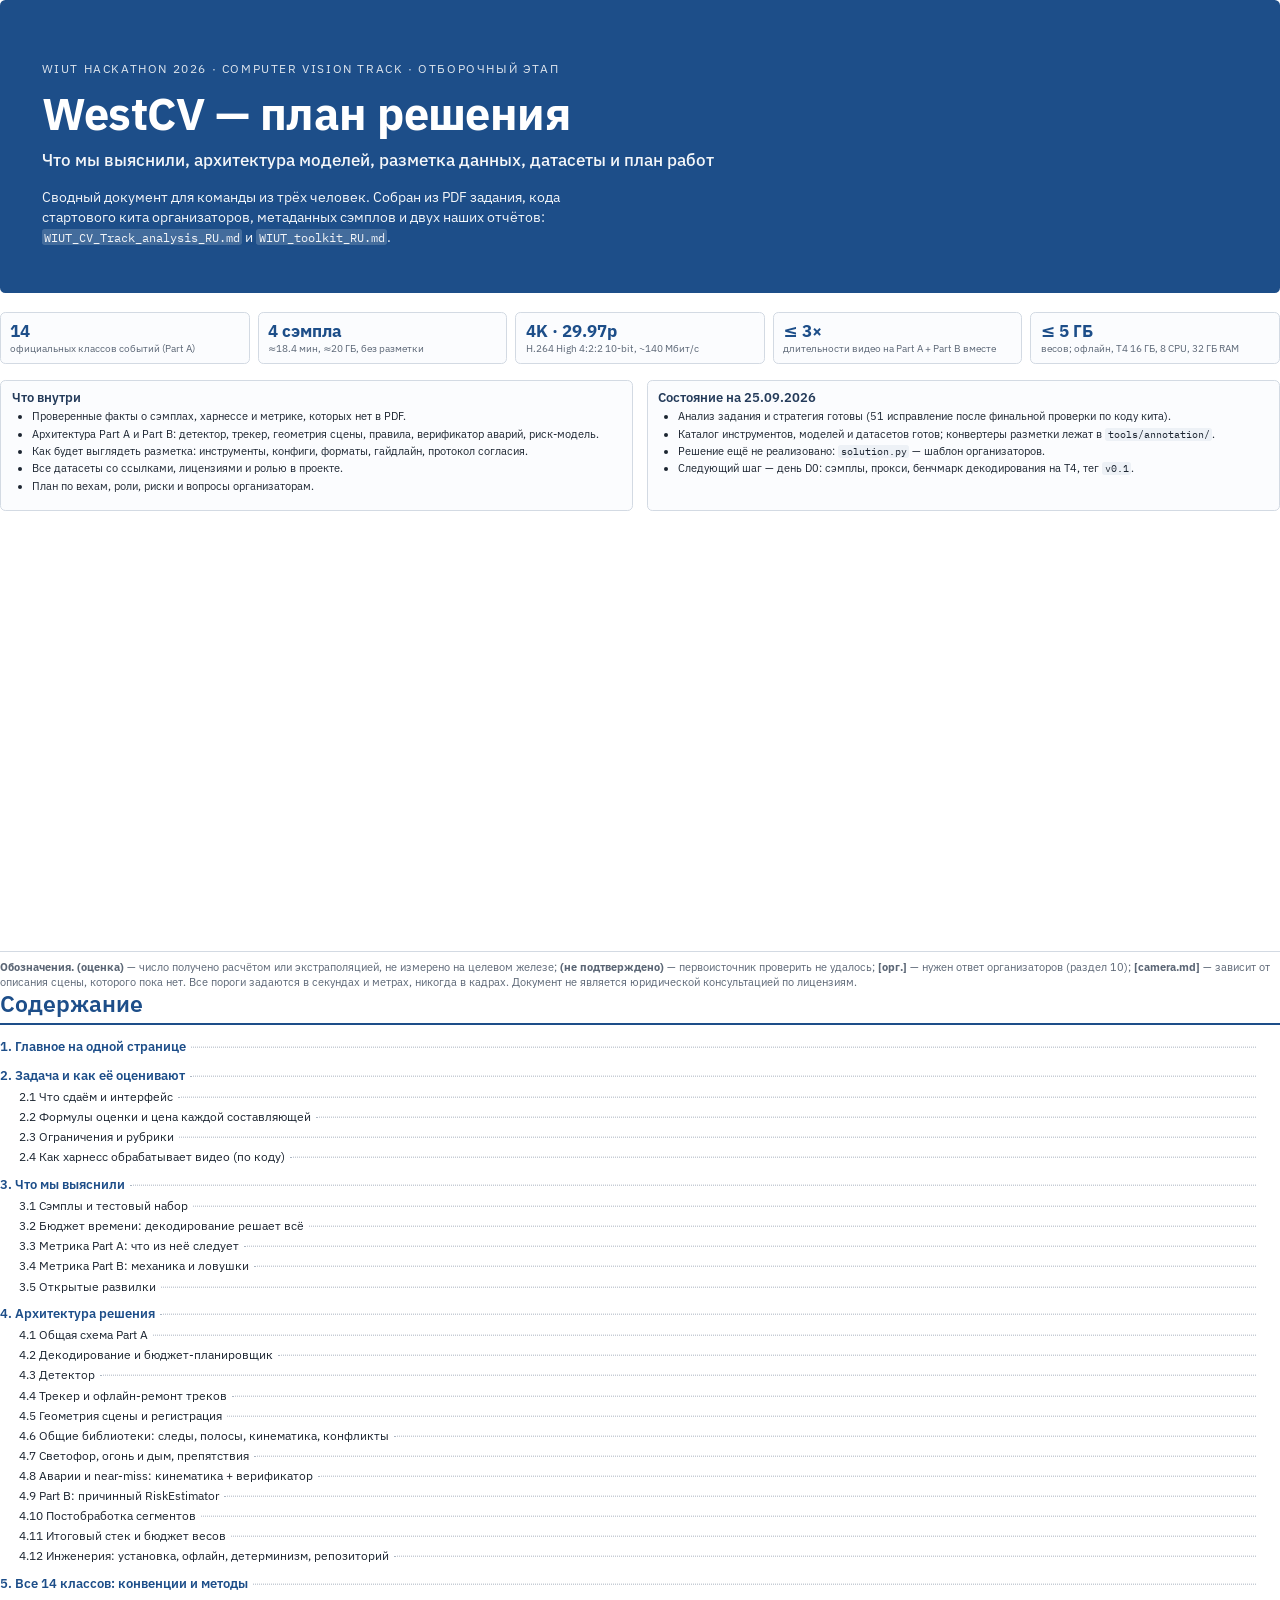
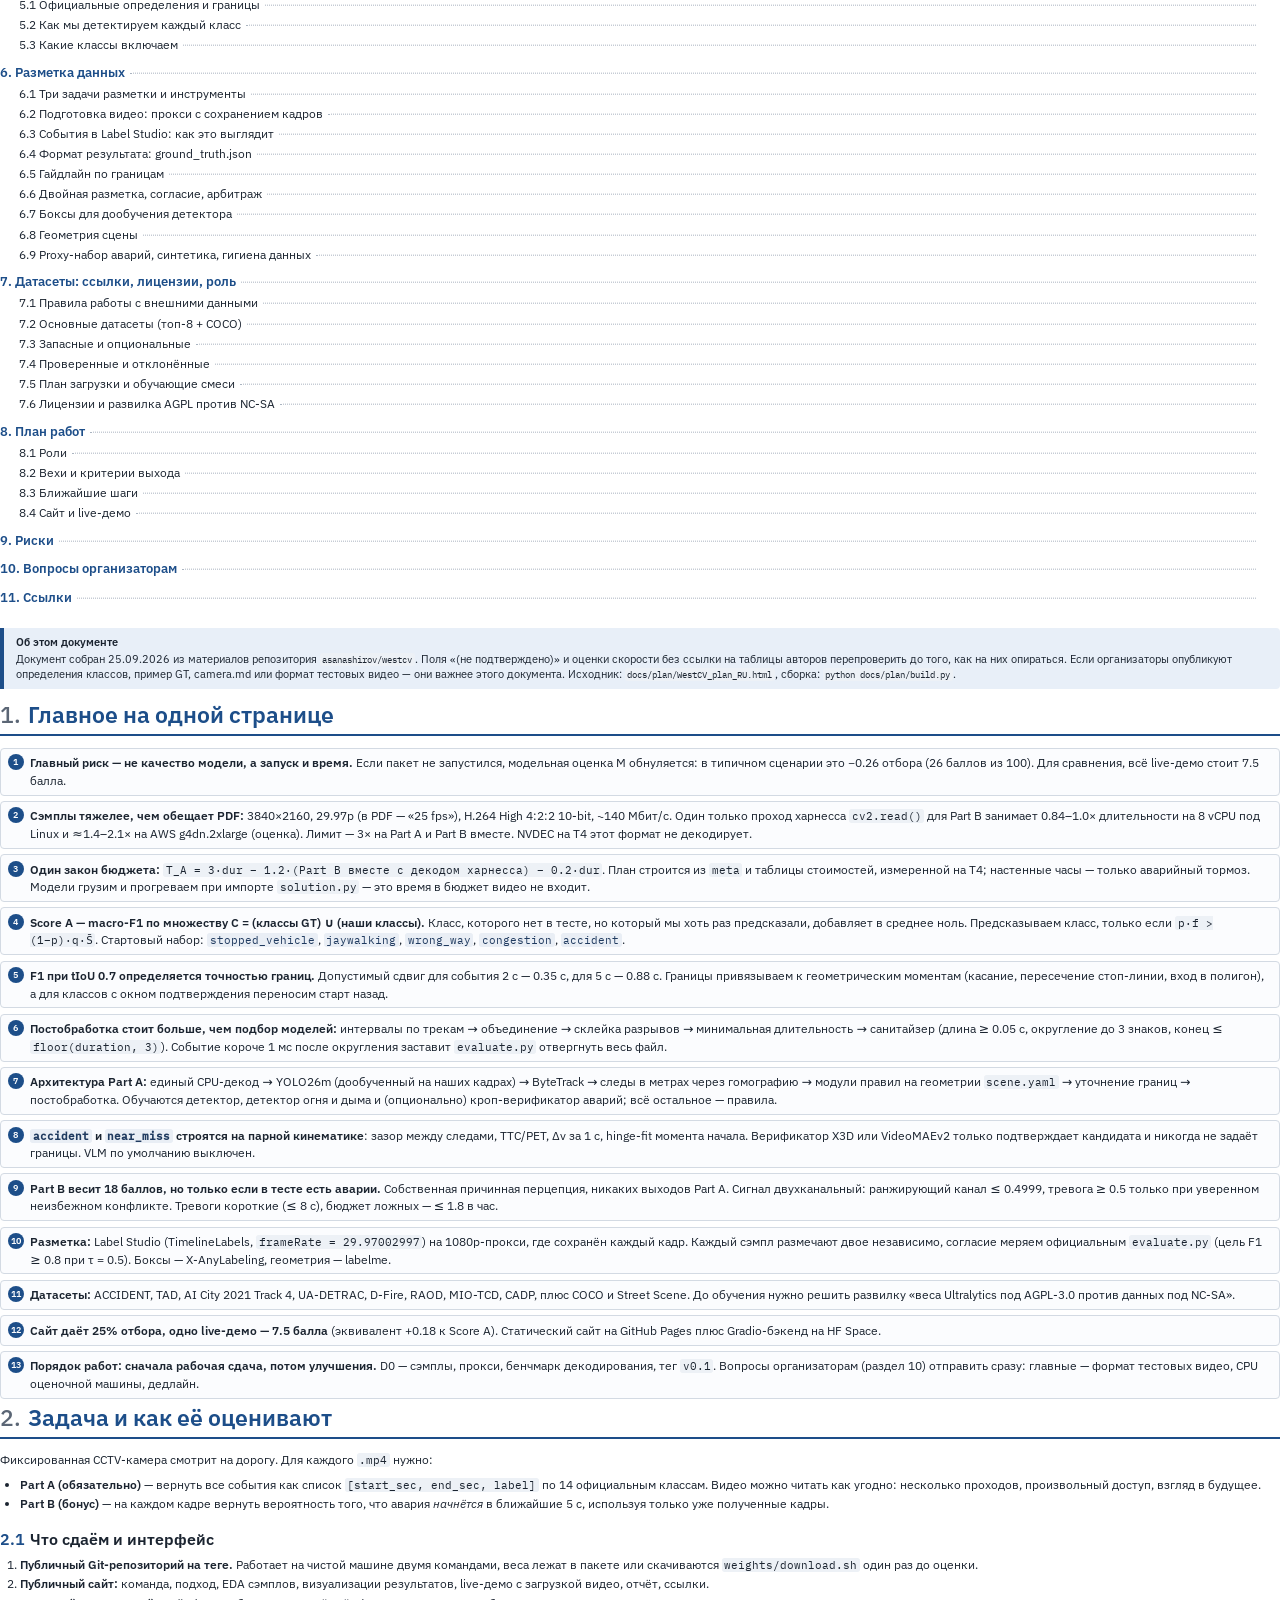
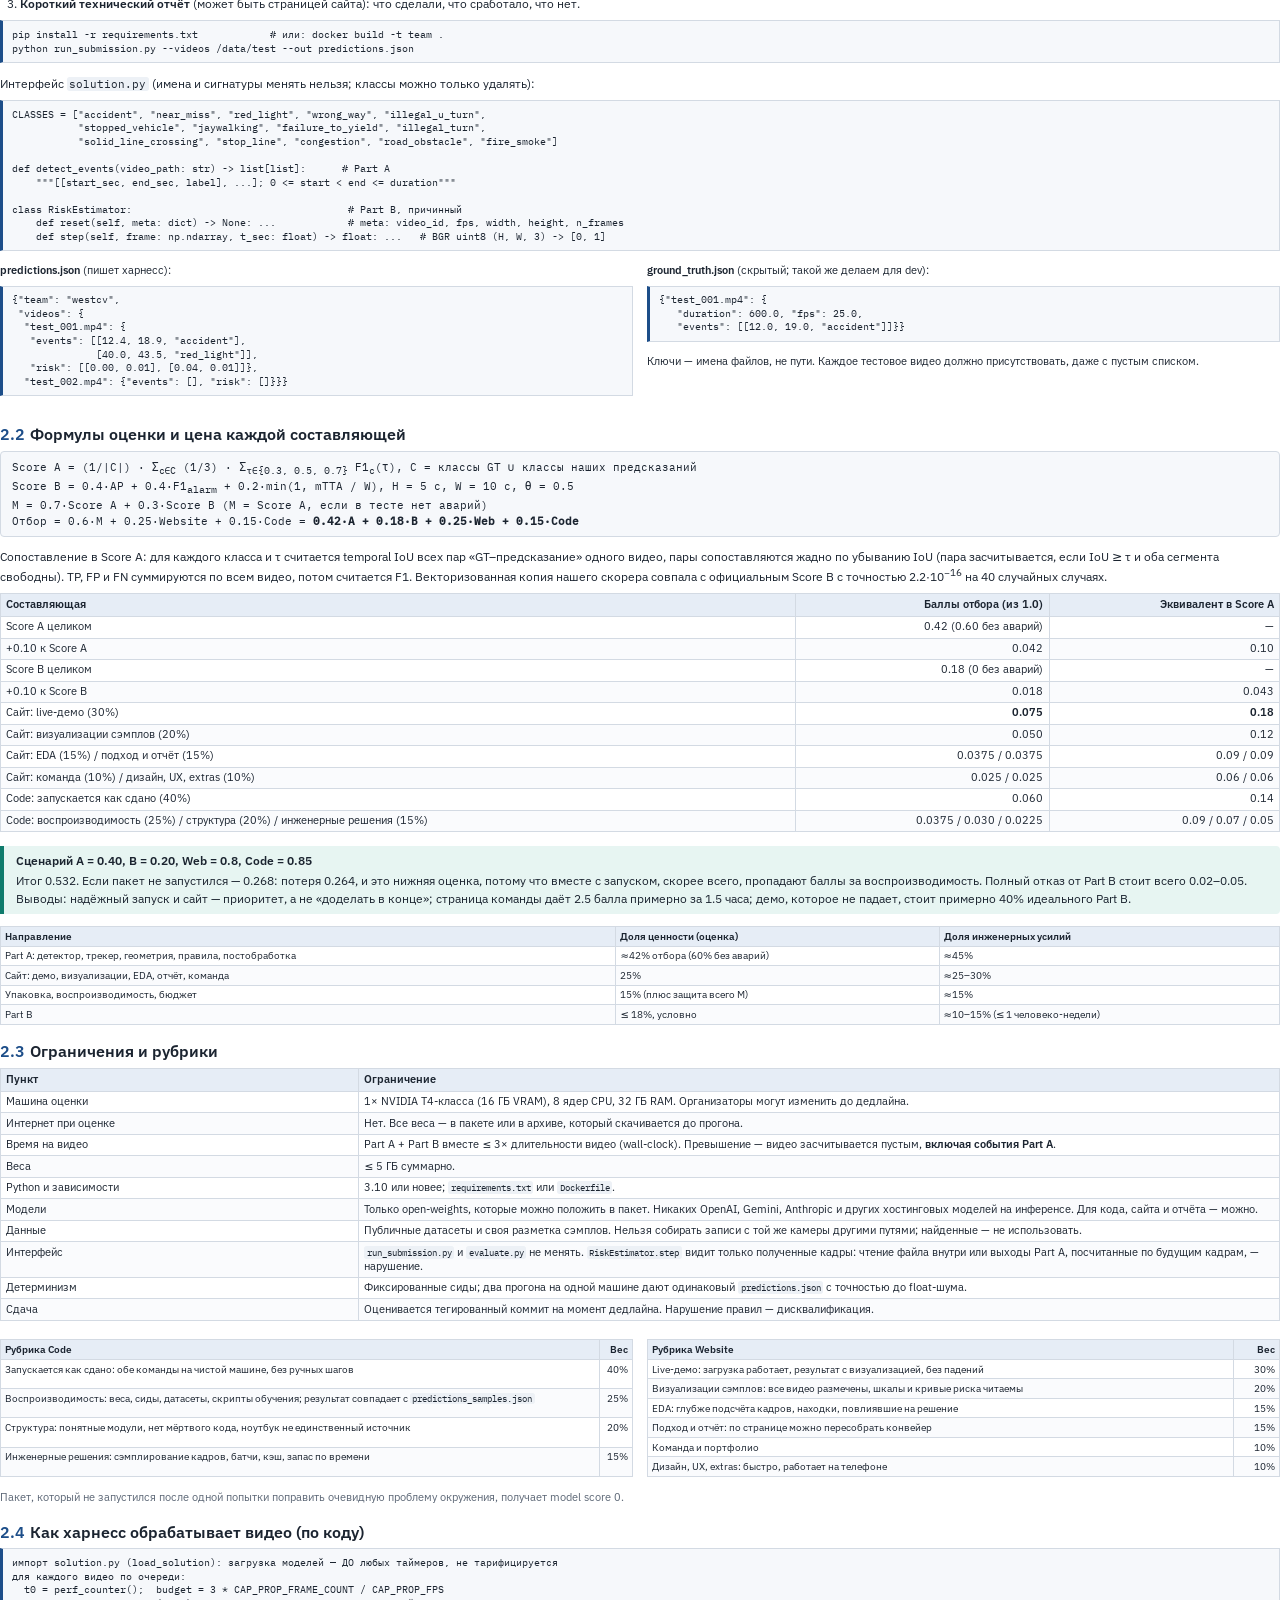
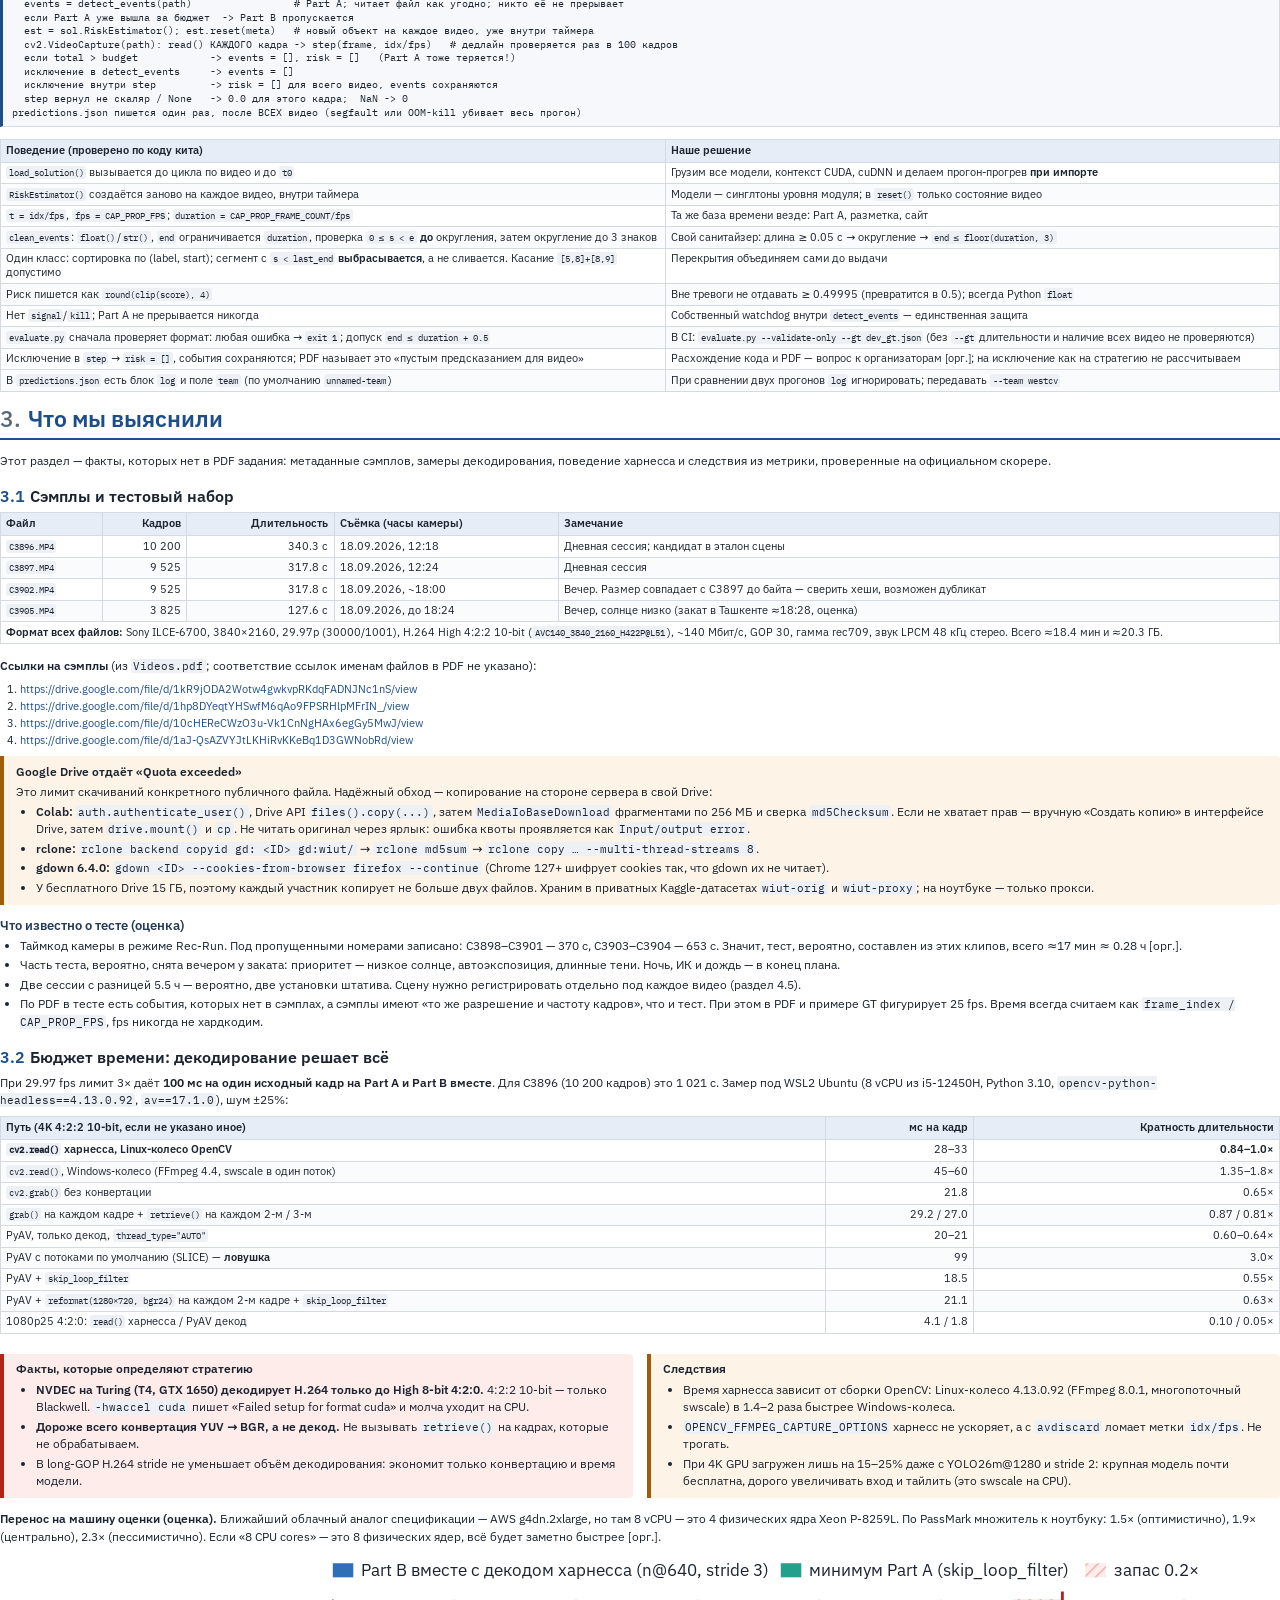
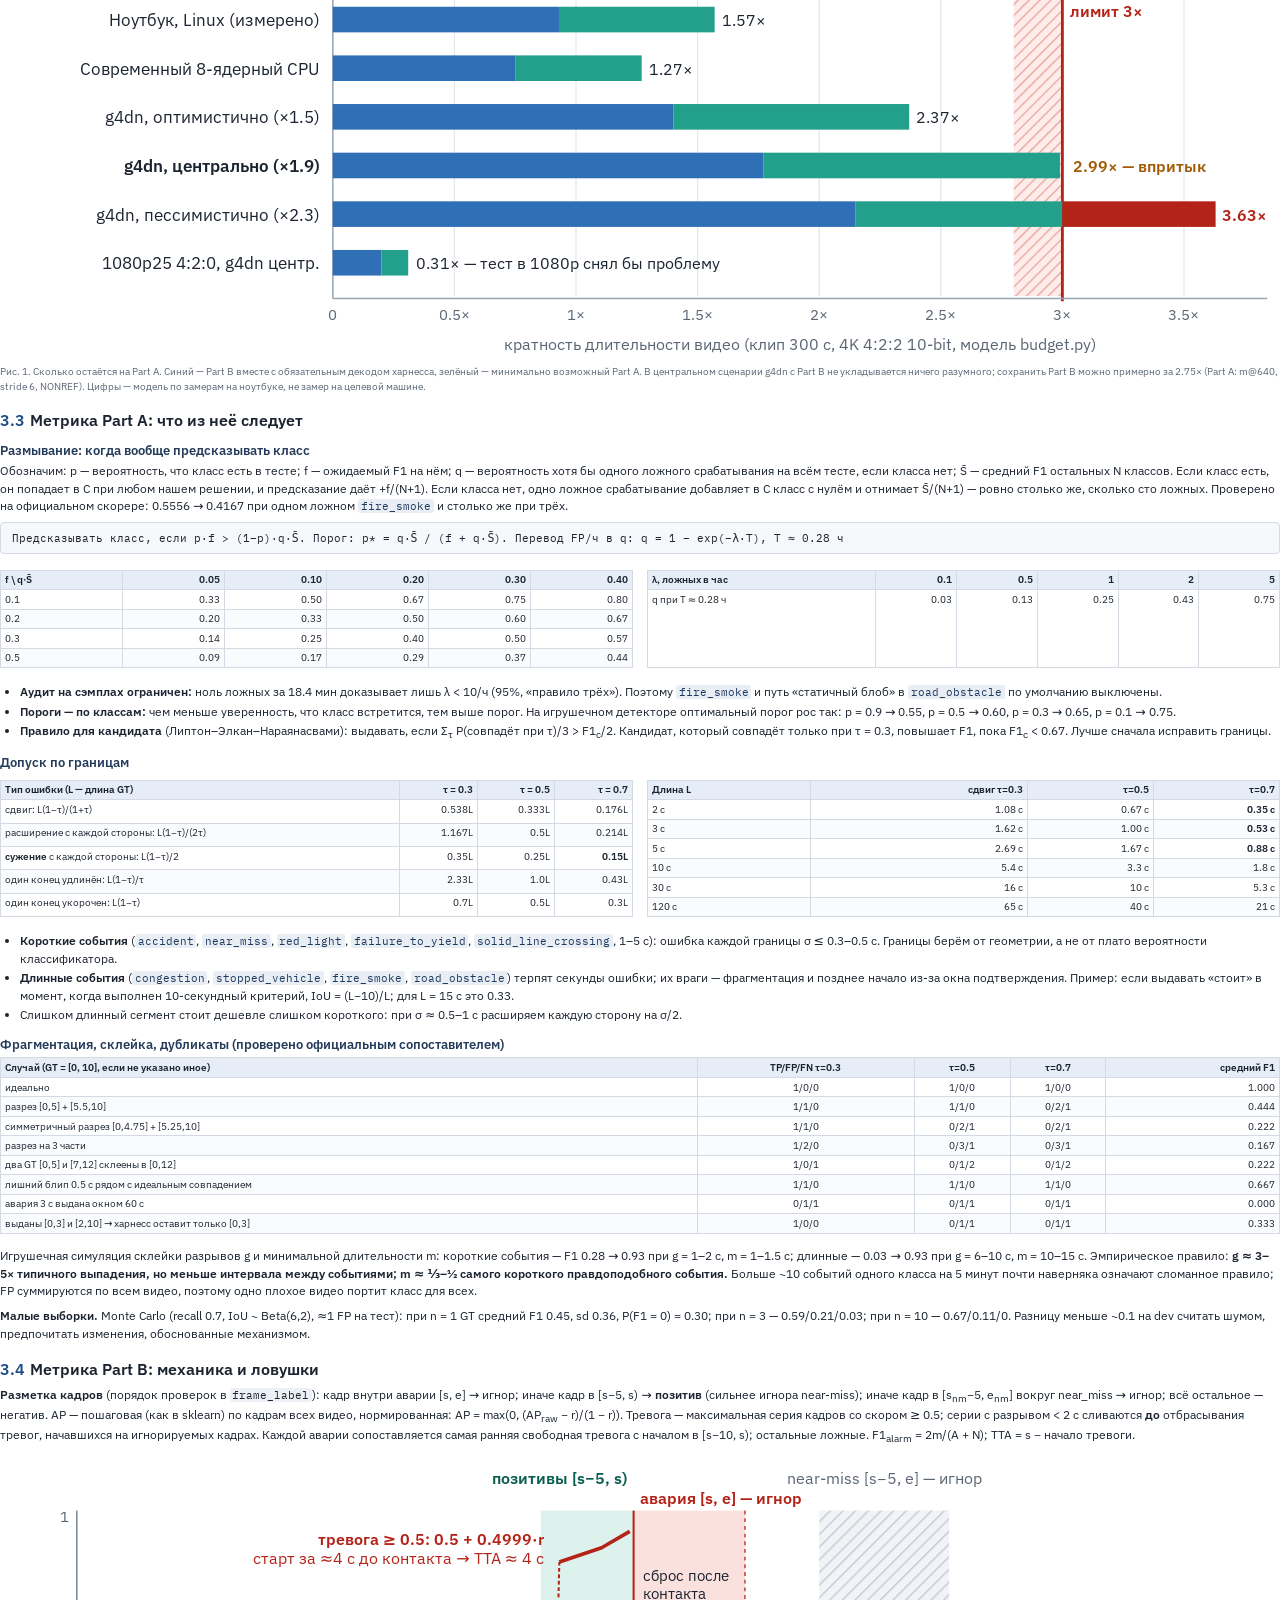
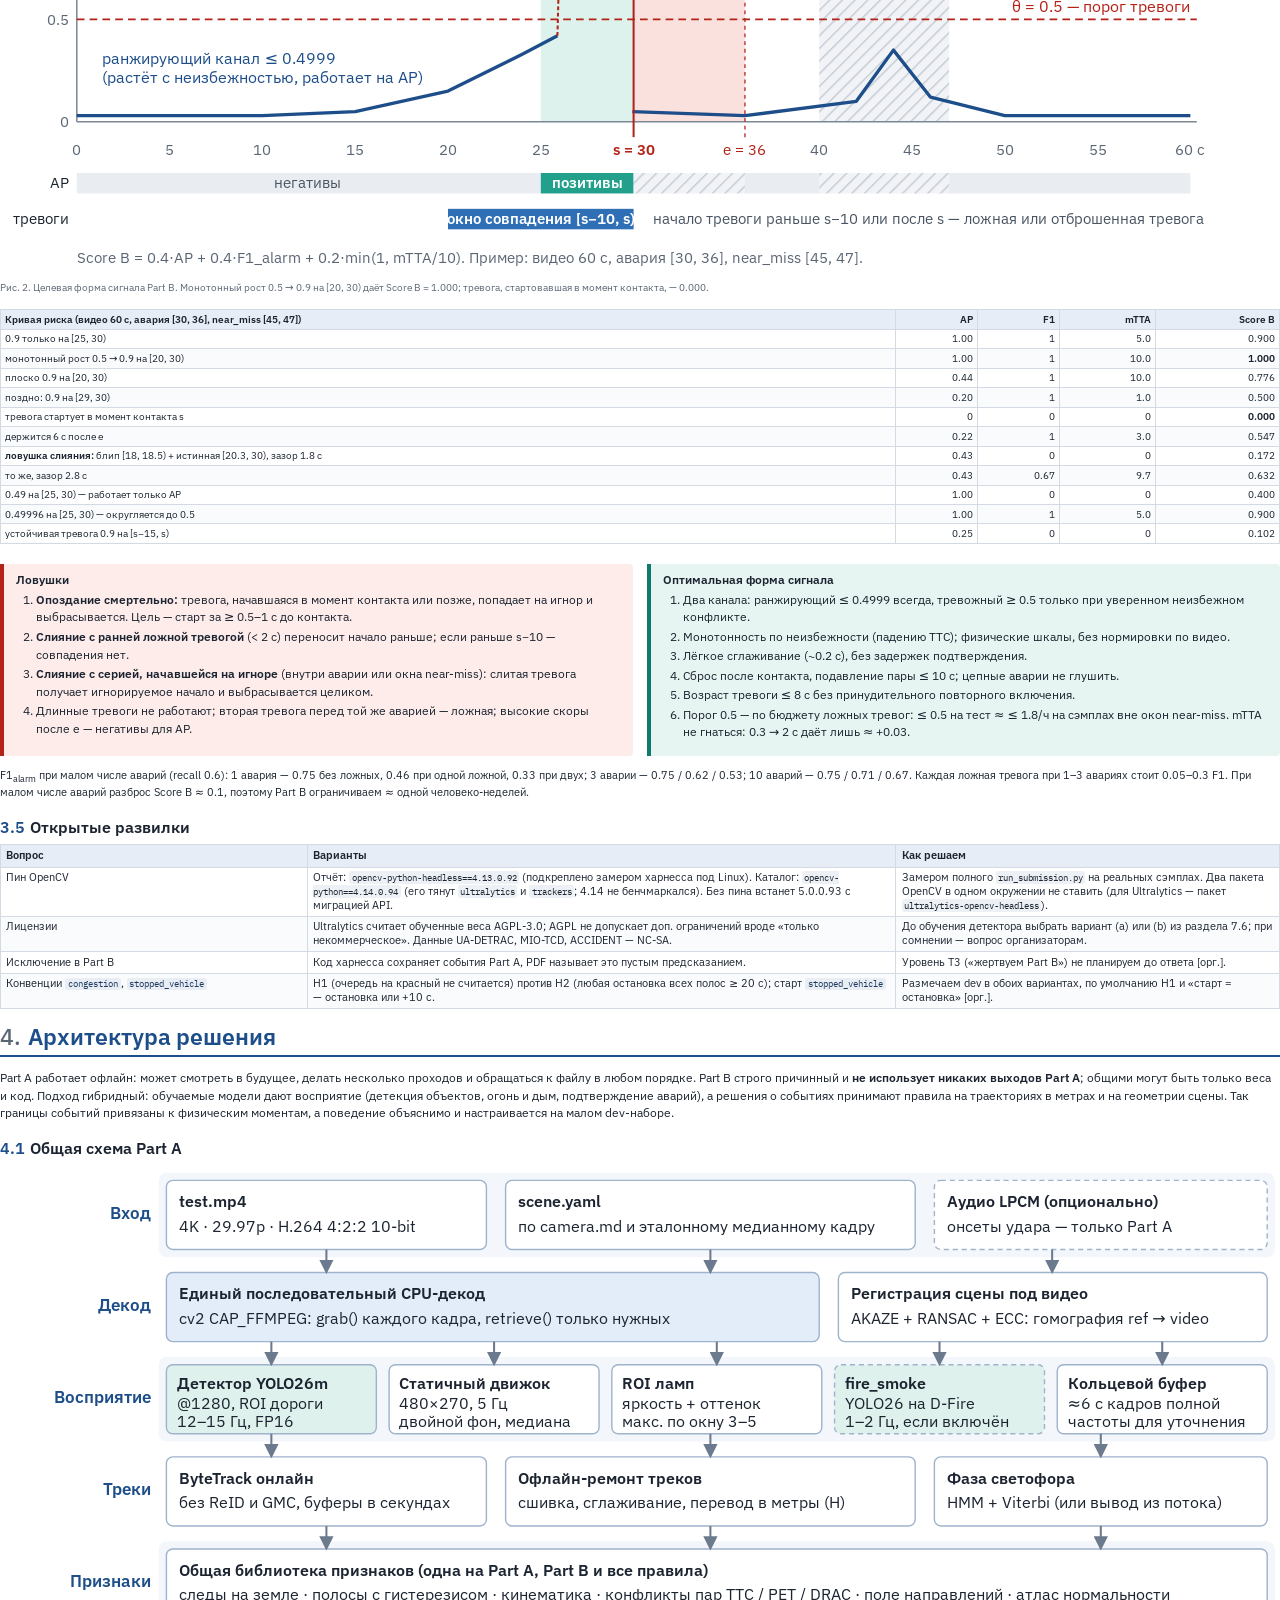
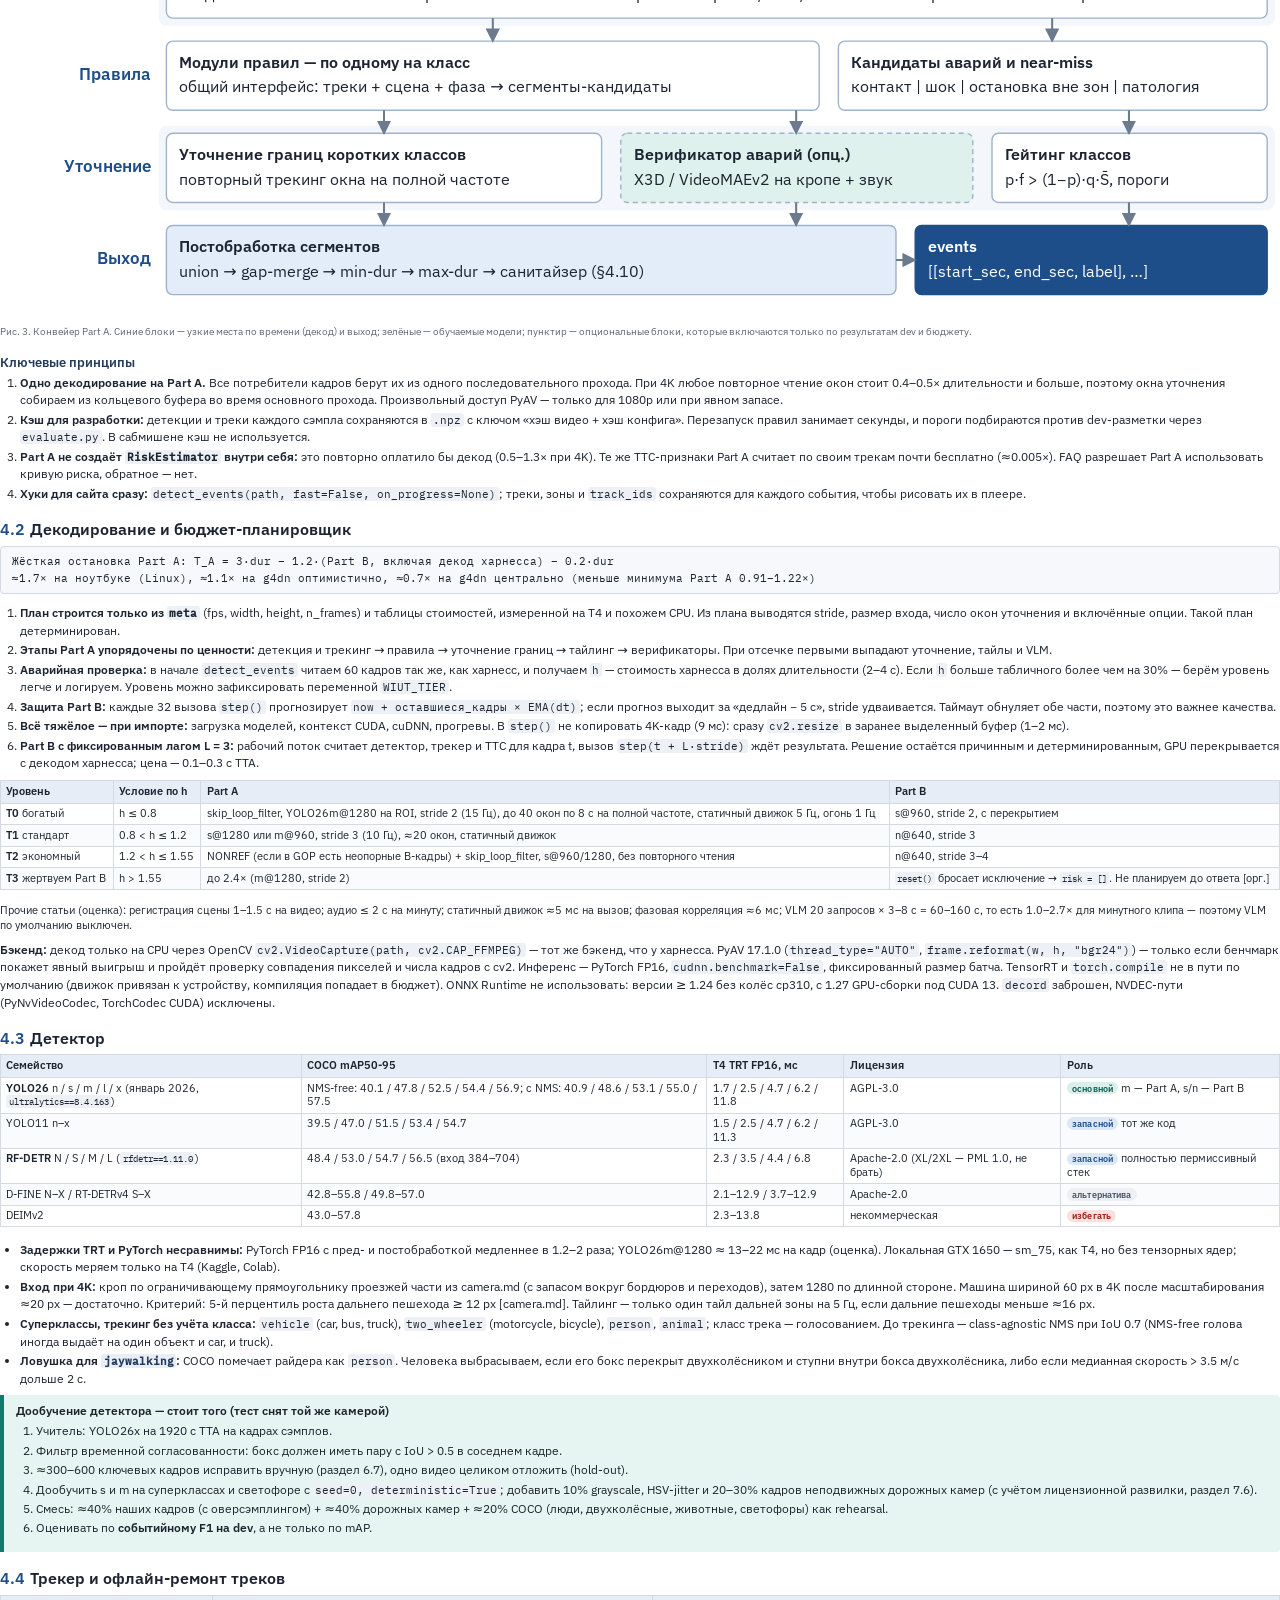
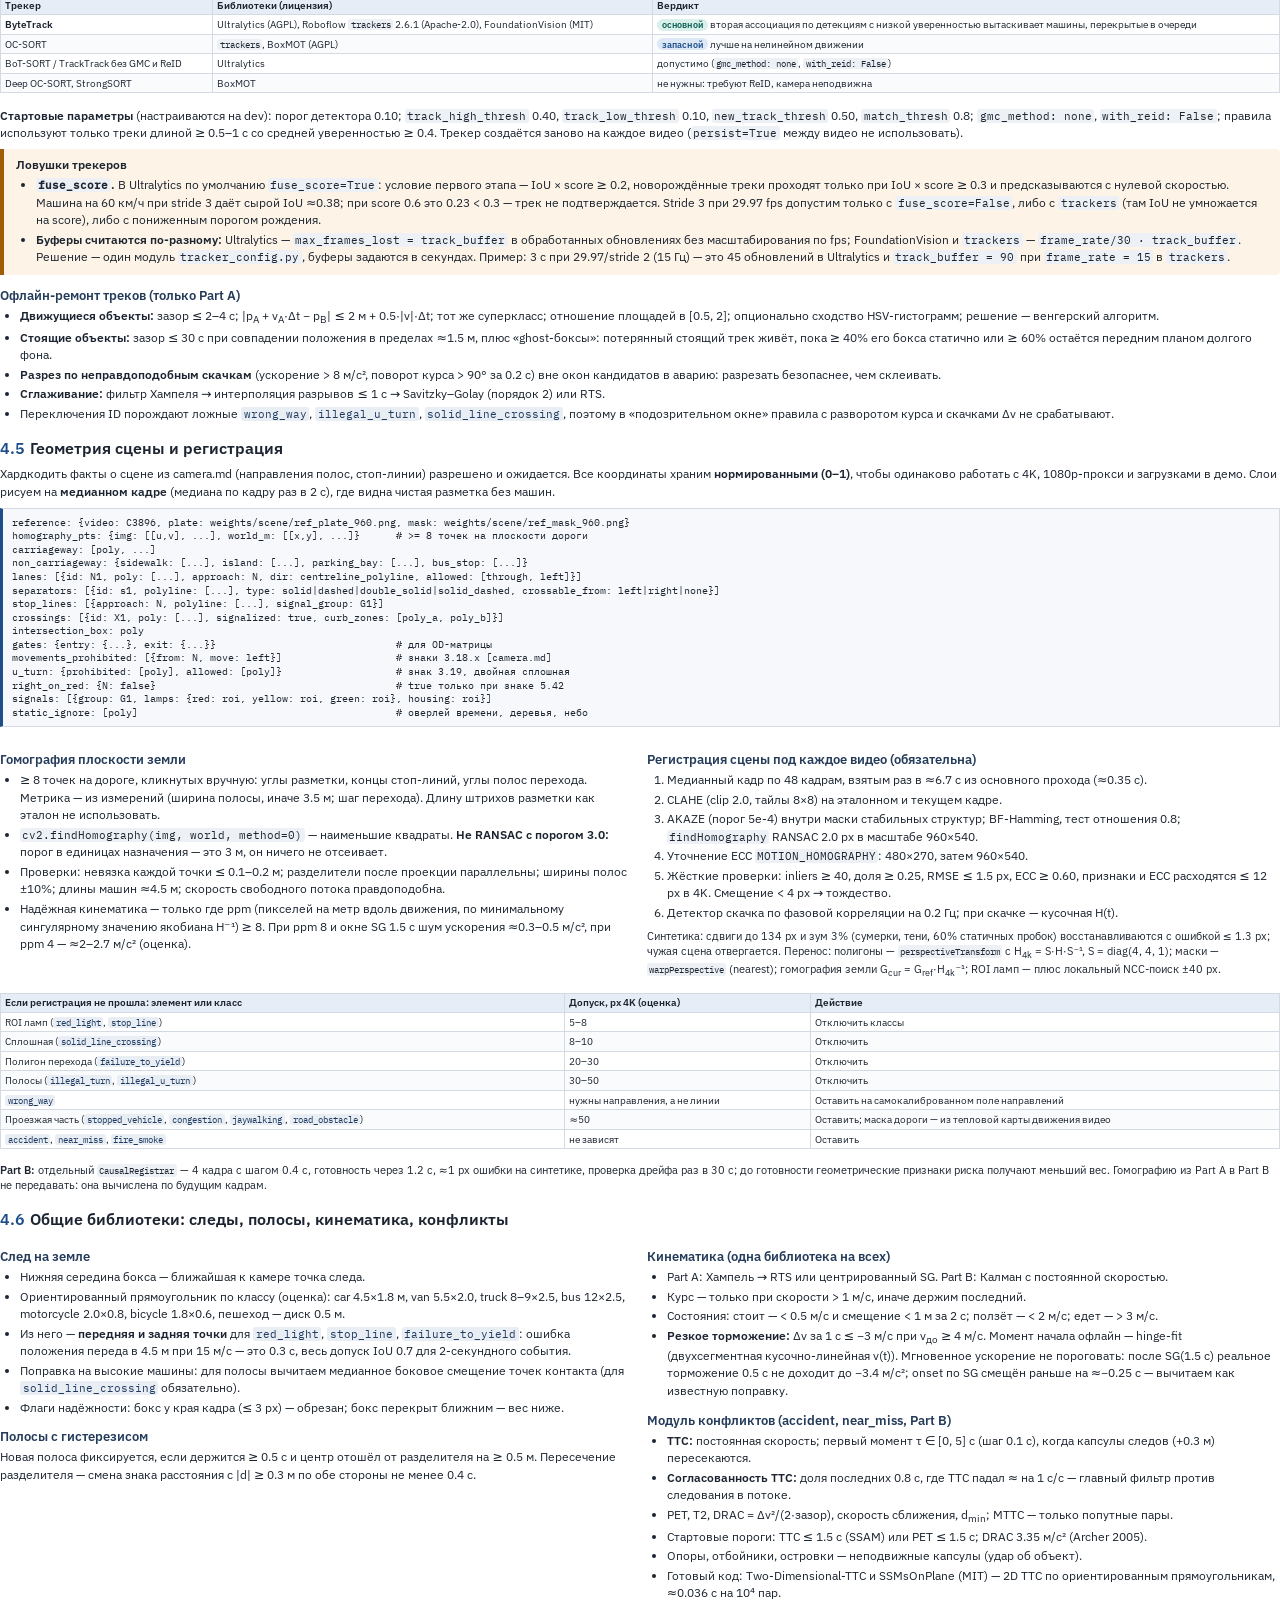
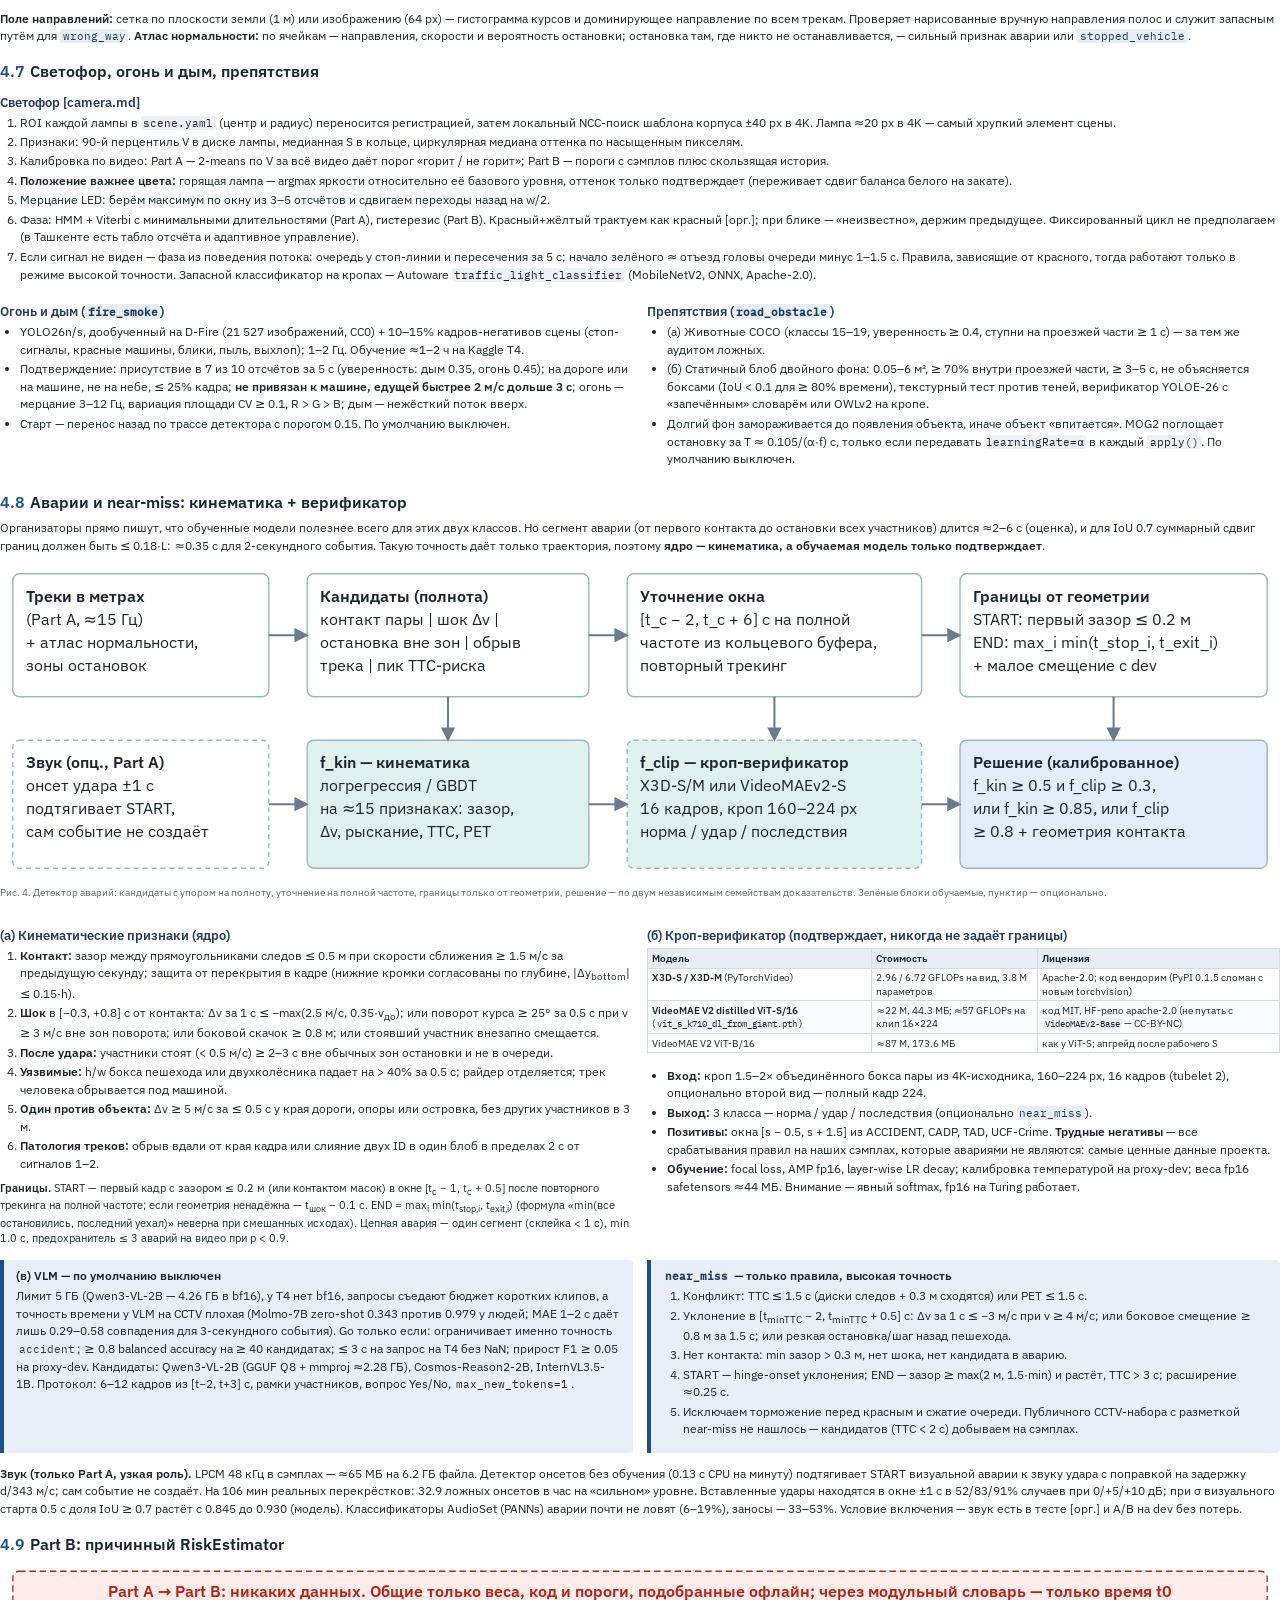
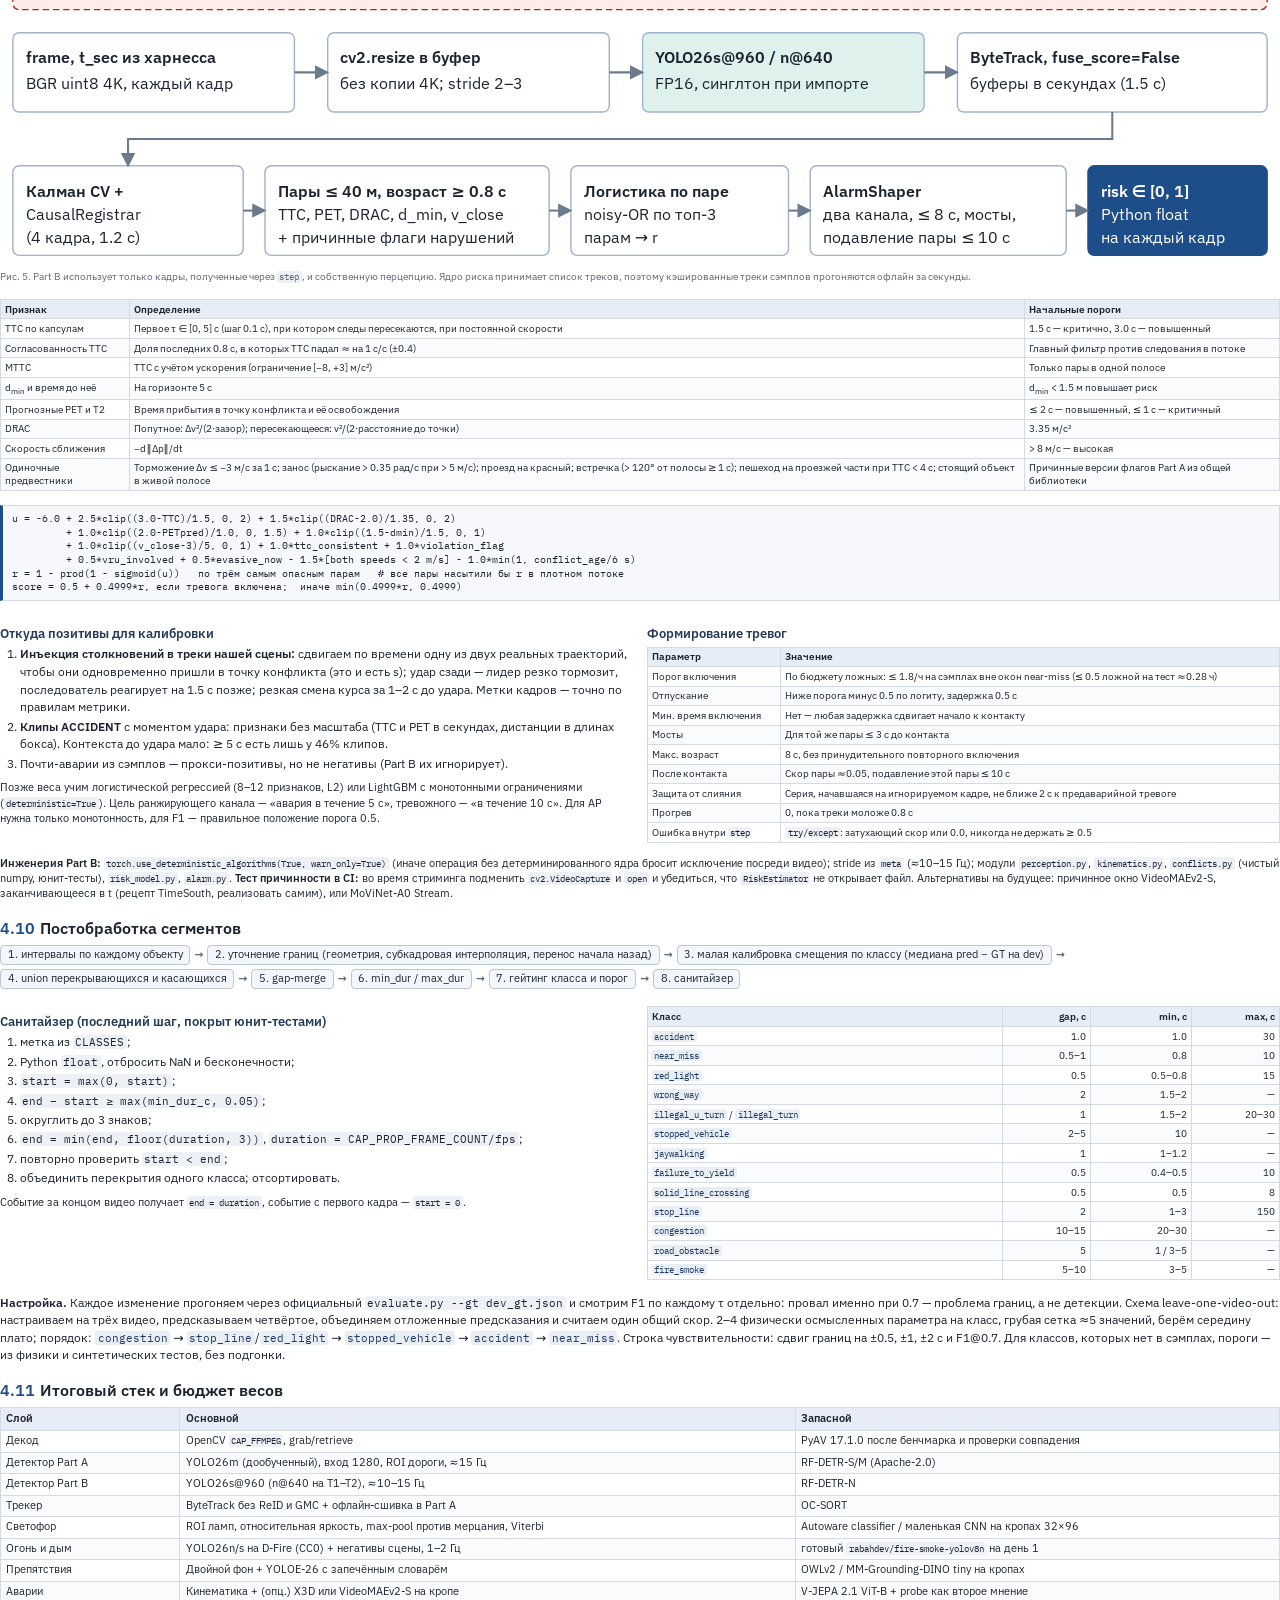
<file: docs/plan/WestCV_plan_RU.html>
<!DOCTYPE html>
<html lang="ru">
<head>
<meta charset="utf-8">
<title>WestCV — план решения (WIUT Hackathon 2026, CV Track)</title>
<meta name="author" content="Команда WestCV">
<style>
@font-face{font-family:'Plex';font-weight:400;font-style:normal;src:url(fonts/ibm-plex-sans-cyrillic-400-normal.woff2) format('woff2');unicode-range:U+0301,U+0400-045F,U+0490-0491,U+04B0-04B1,U+2116}
@font-face{font-family:'Plex';font-weight:400;font-style:normal;src:url(fonts/ibm-plex-sans-latin-400-normal.woff2) format('woff2');unicode-range:U+0000-00FF,U+0131,U+0152-0153,U+02BB-02BC,U+02C6,U+02DA,U+02DC,U+0304,U+0308,U+0329,U+2000-206F,U+20AC,U+2122,U+2191,U+2193,U+2212,U+2215,U+FEFF,U+FFFD}
@font-face{font-family:'Plex';font-weight:400;font-style:normal;src:url(fonts/ibm-plex-sans-latin-ext-400-normal.woff2) format('woff2');unicode-range:U+0100-02BA,U+02BD-02C5,U+02C7-02CC,U+02CE-02D7,U+02DD-02FF,U+1E00-1E9F,U+2020,U+20A0-20AB,U+20AD-20C0,U+2113}
@font-face{font-family:'Plex';font-weight:400;font-style:normal;src:url(fonts/ibm-plex-sans-greek-400-normal.woff2) format('woff2');unicode-range:U+0370-03FF}
@font-face{font-family:'Plex';font-weight:400;font-style:italic;src:url(fonts/ibm-plex-sans-cyrillic-400-italic.woff2) format('woff2');unicode-range:U+0301,U+0400-045F,U+0490-0491,U+04B0-04B1,U+2116}
@font-face{font-family:'Plex';font-weight:400;font-style:italic;src:url(fonts/ibm-plex-sans-latin-400-italic.woff2) format('woff2');unicode-range:U+0000-00FF,U+0131,U+0152-0153,U+02BB-02BC,U+02C6,U+02DA,U+02DC,U+2000-206F,U+2212}
@font-face{font-family:'Plex';font-weight:400;font-style:italic;src:url(fonts/ibm-plex-sans-greek-400-italic.woff2) format('woff2');unicode-range:U+0370-03FF}
@font-face{font-family:'Plex';font-weight:500;font-style:normal;src:url(fonts/ibm-plex-sans-cyrillic-500-normal.woff2) format('woff2');unicode-range:U+0301,U+0400-045F,U+0490-0491,U+04B0-04B1,U+2116}
@font-face{font-family:'Plex';font-weight:500;font-style:normal;src:url(fonts/ibm-plex-sans-latin-500-normal.woff2) format('woff2');unicode-range:U+0000-00FF,U+0131,U+0152-0153,U+02BB-02BC,U+02C6,U+02DA,U+02DC,U+0304,U+0308,U+0329,U+2000-206F,U+20AC,U+2122,U+2191,U+2193,U+2212,U+2215,U+FEFF,U+FFFD}
@font-face{font-family:'Plex';font-weight:500;font-style:normal;src:url(fonts/ibm-plex-sans-latin-ext-500-normal.woff2) format('woff2');unicode-range:U+0100-02BA,U+02BD-02C5,U+02C7-02CC,U+02CE-02D7,U+02DD-02FF,U+1E00-1E9F,U+2020,U+20A0-20AB,U+20AD-20C0,U+2113}
@font-face{font-family:'Plex';font-weight:500;font-style:normal;src:url(fonts/ibm-plex-sans-greek-500-normal.woff2) format('woff2');unicode-range:U+0370-03FF}
@font-face{font-family:'Plex';font-weight:600;font-style:normal;src:url(fonts/ibm-plex-sans-cyrillic-600-normal.woff2) format('woff2');unicode-range:U+0301,U+0400-045F,U+0490-0491,U+04B0-04B1,U+2116}
@font-face{font-family:'Plex';font-weight:600;font-style:normal;src:url(fonts/ibm-plex-sans-latin-600-normal.woff2) format('woff2');unicode-range:U+0000-00FF,U+0131,U+0152-0153,U+02BB-02BC,U+02C6,U+02DA,U+02DC,U+0304,U+0308,U+0329,U+2000-206F,U+20AC,U+2122,U+2191,U+2193,U+2212,U+2215,U+FEFF,U+FFFD}
@font-face{font-family:'Plex';font-weight:600;font-style:normal;src:url(fonts/ibm-plex-sans-latin-ext-600-normal.woff2) format('woff2');unicode-range:U+0100-02BA,U+02BD-02C5,U+02C7-02CC,U+02CE-02D7,U+02DD-02FF,U+1E00-1E9F,U+2020,U+20A0-20AB,U+20AD-20C0,U+2113}
@font-face{font-family:'Plex';font-weight:600;font-style:normal;src:url(fonts/ibm-plex-sans-greek-600-normal.woff2) format('woff2');unicode-range:U+0370-03FF}
@font-face{font-family:'Plex';font-weight:700;font-style:normal;src:url(fonts/ibm-plex-sans-cyrillic-700-normal.woff2) format('woff2');unicode-range:U+0301,U+0400-045F,U+0490-0491,U+04B0-04B1,U+2116}
@font-face{font-family:'Plex';font-weight:700;font-style:normal;src:url(fonts/ibm-plex-sans-latin-700-normal.woff2) format('woff2');unicode-range:U+0000-00FF,U+0131,U+0152-0153,U+02BB-02BC,U+02C6,U+02DA,U+02DC,U+0304,U+0308,U+0329,U+2000-206F,U+20AC,U+2122,U+2191,U+2193,U+2212,U+2215,U+FEFF,U+FFFD}
@font-face{font-family:'Plex';font-weight:700;font-style:normal;src:url(fonts/ibm-plex-sans-latin-ext-700-normal.woff2) format('woff2');unicode-range:U+0100-02BA,U+02BD-02C5,U+02C7-02CC,U+02CE-02D7,U+02DD-02FF,U+1E00-1E9F,U+2020,U+20A0-20AB,U+20AD-20C0,U+2113}
@font-face{font-family:'Plex';font-weight:700;font-style:normal;src:url(fonts/ibm-plex-sans-greek-700-normal.woff2) format('woff2');unicode-range:U+0370-03FF}
@font-face{font-family:'PlexMono';font-weight:400;src:url(fonts/ibm-plex-mono-cyrillic-400-normal.woff2) format('woff2');unicode-range:U+0301,U+0400-045F,U+0490-0491,U+04B0-04B1,U+2116}
@font-face{font-family:'PlexMono';font-weight:400;src:url(fonts/ibm-plex-mono-latin-400-normal.woff2) format('woff2');unicode-range:U+0000-00FF,U+0131,U+0152-0153,U+02BB-02BC,U+02C6,U+02DA,U+02DC,U+2000-206F,U+2212}
@font-face{font-family:'PlexMono';font-weight:500;src:url(fonts/ibm-plex-mono-cyrillic-500-normal.woff2) format('woff2');unicode-range:U+0301,U+0400-045F,U+0490-0491,U+04B0-04B1,U+2116}
@font-face{font-family:'PlexMono';font-weight:500;src:url(fonts/ibm-plex-mono-latin-500-normal.woff2) format('woff2');unicode-range:U+0000-00FF,U+0131,U+0152-0153,U+02BB-02BC,U+02C6,U+02DA,U+02DC,U+2000-206F,U+2212}

:root{
  --ink:#1b2430; --muted:#5b6675; --accent:#1d4e89; --accent-soft:#e8eff8;
  --teal:#0f7b6c; --teal-soft:#e7f5f2; --amber:#a15c07; --amber-soft:#fdf4e7;
  --red:#b42318; --red-soft:#fdecea; --line:#d3dae3; --soft:#f4f6f9;
}
@page{size:A4;margin:15mm 15mm 16mm 15mm}
html{font-family:'Plex','DejaVu Sans',sans-serif;font-size:9.3pt;line-height:1.42;color:var(--ink);-webkit-print-color-adjust:exact;print-color-adjust:exact}
body{margin:0}
h1,h2,h3,h4{font-weight:600;line-height:1.2;color:var(--ink)}
h2{break-before:page;font-size:17pt;color:var(--accent);margin:0 0 9pt;padding-bottom:4pt;border-bottom:1.6pt solid var(--accent)}
h2 .num{color:var(--muted);font-weight:500;margin-right:5pt}
h3{font-size:12pt;margin:13pt 0 5pt;break-after:avoid}
h3 .num{color:var(--accent);margin-right:4pt}
h4{font-size:10pt;margin:9pt 0 3pt;break-after:avoid;color:#243b5a}
p{margin:0 0 5.5pt}
ul,ol{margin:0 0 6pt;padding-left:15pt}
li{margin:1.4pt 0}
li>ul,li>ol{margin:1pt 0 2pt}
strong{font-weight:600}
table{border-collapse:collapse;width:100%;font-size:8pt;line-height:1.3;margin:4pt 0 10pt}
thead{display:table-header-group}
th{background:#e6edf6;text-align:left;font-weight:600;padding:3pt 4pt;border:0.6pt solid var(--line);vertical-align:bottom}
td{padding:2.5pt 4pt;border:0.6pt solid var(--line);vertical-align:top}
tr{break-inside:avoid}
tbody tr:nth-child(even) td{background:#fafbfd}
td.n,th.n{text-align:right;white-space:nowrap}
td.c,th.c{text-align:center}
table.compact{font-size:7.6pt}
table.compact td,table.compact th{padding:2pt 3pt}
code,.mono{font-family:'PlexMono','DejaVu Sans Mono',monospace;font-size:0.88em}
code{background:#edf1f6;padding:0 1.8pt;border-radius:2pt}
pre{font-family:'PlexMono','DejaVu Sans Mono',monospace;font-size:7.5pt;line-height:1.36;background:#f6f8fb;border:0.6pt solid var(--line);border-left:2.4pt solid var(--accent);padding:5pt 7pt;white-space:pre-wrap;overflow-wrap:anywhere;margin:3pt 0 9pt;break-inside:avoid}
pre code{background:none;padding:0;font-size:1em}
a{color:var(--accent);text-decoration:none;overflow-wrap:anywhere}
.url{font-size:0.92em}
.muted{color:var(--muted)}
.small{font-size:8pt}
.callout{padding:5pt 8pt 5pt 9pt;margin:5pt 0 9pt;border-left:3pt solid;break-inside:avoid;border-radius:0 3pt 3pt 0}
.callout p:last-child,.callout ul:last-child{margin-bottom:0}
.callout .h{font-weight:600;display:block;margin-bottom:2pt}
.note{border-color:var(--accent);background:var(--accent-soft)}
.key{border-color:var(--teal);background:var(--teal-soft)}
.warn{border-color:var(--amber);background:var(--amber-soft)}
.bad{border-color:var(--red);background:var(--red-soft)}
.cls{font-family:'PlexMono','DejaVu Sans Mono',monospace;font-size:0.86em;background:#e9eef5;color:#1f3a5f;padding:0 2pt;border-radius:2pt;white-space:nowrap}
.tag{display:inline-block;font-size:6.8pt;font-weight:600;line-height:1.25;padding:0.4pt 4pt;border-radius:6pt;white-space:nowrap;letter-spacing:0.1pt}
.t-main{background:#d9f0ea;color:#0b5e52}
.t-back{background:#dde8f6;color:#1d4e89}
.t-opt{background:#eceff3;color:#4a5563}
.t-avoid{background:#fbe1de;color:#9b1c13}
.t-on{background:#d9f0ea;color:#0b5e52}
.t-cond{background:#fdf0d9;color:#8a4b06}
.t-off{background:#eceff3;color:#4a5563}
figure{margin:5pt 0 11pt;break-inside:avoid}
figure svg{display:block;width:100%;height:auto}
figcaption{font-size:7.8pt;color:var(--muted);margin-top:3pt}
svg text{font-family:'Plex','DejaVu Sans',sans-serif}
.flow{display:flex;flex-wrap:wrap;gap:2.5pt 3pt;align-items:center;margin:3pt 0 9pt;font-size:8pt;line-height:1.25}
.flow .s{border:0.7pt solid #b9c6d6;background:#f3f7fc;border-radius:3pt;padding:2pt 5pt}
.flow .a{color:var(--muted);font-weight:600}
.grid2{display:grid;grid-template-columns:1fr 1fr;gap:7pt 10pt;break-inside:avoid}
pre.tight{font-size:6.9pt}
table.fixed{table-layout:fixed}
ol.q{font-size:8.7pt;line-height:1.36}
ol.q li{margin:1pt 0}
td code{overflow-wrap:anywhere}
.box{border:0.7pt solid var(--line);border-radius:4pt;padding:6pt 8pt;background:#fbfcfe;break-inside:avoid}
.box h4{margin-top:0}
.tldr{counter-reset:t;list-style:none;padding:0;margin:0}
.tldr li{counter-increment:t;position:relative;padding:4pt 6pt 4pt 22pt;margin:0 0 4pt;border:0.6pt solid var(--line);border-radius:3pt;background:#fbfcfe;break-inside:avoid}
.tldr li::before{content:counter(t);position:absolute;left:5pt;top:4pt;width:12pt;height:12pt;border-radius:6pt;background:var(--accent);color:#fff;font-size:7pt;font-weight:600;text-align:center;line-height:12pt}
.formula{font-family:'PlexMono','DejaVu Sans Mono',monospace;font-size:8.6pt;background:#f6f8fb;border:0.6pt solid var(--line);border-radius:3pt;padding:5pt 8pt;margin:3pt 0 8pt;break-inside:avoid}
.check{list-style:none;padding-left:2pt}
.check li::before{content:"☐";margin-right:5pt;color:var(--accent)}
.check li.done::before{content:"☑";color:var(--teal)}
.avoid-break{break-inside:avoid}
.pb{break-before:page}

/* обложка */
.cover{height:262mm;display:flex;flex-direction:column;break-after:page;position:relative}
.cover .band{background:var(--accent);color:#fff;padding:16mm 11mm 12mm;border-radius:4pt}
.cover .kicker{font-size:9pt;letter-spacing:1.2pt;text-transform:uppercase;opacity:0.85;margin-bottom:6pt}
.cover h1{font-size:34pt;color:#fff;margin:0 0 6pt;font-weight:700;letter-spacing:-0.4pt}
.cover .sub{font-size:13pt;font-weight:500;opacity:0.95;margin:0}
.cover .desc{font-size:10.5pt;margin:12pt 0 0;max-width:150mm;opacity:0.95}
.cover .meta{display:grid;grid-template-columns:repeat(5,1fr);gap:6pt;margin:14pt 0 12pt}
.cover .kpi{border:0.7pt solid var(--line);border-radius:4pt;padding:6pt 7pt;background:#fbfcfe}
.cover .kpi b{display:block;font-size:13pt;color:var(--accent);font-weight:700;line-height:1.1}
.cover .kpi span{font-size:7.4pt;color:var(--muted);line-height:1.25;display:block;margin-top:2pt}
.cover .src{font-size:8.2pt;color:var(--ink)}
.cover .legend{margin-top:auto;font-size:8pt;color:var(--muted);border-top:0.6pt solid var(--line);padding-top:6pt}

/* оглавление */
.toc{columns:1}
.toc h2{break-before:avoid}
.toc ol{list-style:none;padding:0;margin:0}
.toc li{display:flex;align-items:baseline;margin:0;padding:1.3pt 0;font-size:8.8pt}
.toc li.l2{font-weight:600;font-size:9.8pt;margin-top:5pt;color:var(--accent)}
.toc li.l3{padding-left:14pt;color:var(--ink)}
.toc li a{color:inherit}
.toc li .dots{flex:1;border-bottom:0.6pt dotted #aab4c0;margin:0 4pt;transform:translateY(-2.5pt)}
.toc li .pg{min-width:14pt;text-align:right;font-variant-numeric:tabular-nums}
</style>
</head>
<body>

<!-- ============ ОБЛОЖКА ============ -->
<section class="cover">
  <div class="band">
    <div class="kicker">WIUT Hackathon 2026 · Computer Vision Track · отборочный этап</div>
    <h1>WestCV — план решения</h1>
    <p class="sub">Что мы выяснили, архитектура моделей, разметка данных, датасеты и план работ</p>
    <p class="desc">Сводный документ для команды из трёх человек. Собран из PDF задания, кода стартового кита организаторов, метаданных сэмплов и двух наших отчётов: <code style="background:rgba(255,255,255,.18);color:#fff">WIUT_CV_Track_analysis_RU.md</code> и <code style="background:rgba(255,255,255,.18);color:#fff">WIUT_toolkit_RU.md</code>.</p>
  </div>
  <div class="meta">
    <div class="kpi"><b>14</b><span>официальных классов событий (Part A)</span></div>
    <div class="kpi"><b>4 сэмпла</b><span>≈18.4 мин, ≈20 ГБ, без разметки</span></div>
    <div class="kpi"><b>4K · 29.97p</b><span>H.264 High 4:2:2 10-bit, ~140 Мбит/с</span></div>
    <div class="kpi"><b>≤ 3×</b><span>длительности видео на Part A + Part B вместе</span></div>
    <div class="kpi"><b>≤ 5 ГБ</b><span>весов; офлайн, T4 16 ГБ, 8 CPU, 32 ГБ RAM</span></div>
  </div>
  <div class="grid2">
    <div class="box src">
      <h4>Что внутри</h4>
      <ul>
        <li>Проверенные факты о сэмплах, харнессе и метрике, которых нет в PDF.</li>
        <li>Архитектура Part A и Part B: детектор, трекер, геометрия сцены, правила, верификатор аварий, риск-модель.</li>
        <li>Как будет выглядеть разметка: инструменты, конфиги, форматы, гайдлайн, протокол согласия.</li>
        <li>Все датасеты со ссылками, лицензиями и ролью в проекте.</li>
        <li>План по вехам, роли, риски и вопросы организаторам.</li>
      </ul>
    </div>
    <div class="box src">
      <h4>Состояние на 25.09.2026</h4>
      <ul>
        <li>Анализ задания и стратегия готовы (51 исправление после финальной проверки по коду кита).</li>
        <li>Каталог инструментов, моделей и датасетов готов; конвертеры разметки лежат в <code>tools/annotation/</code>.</li>
        <li>Решение ещё не реализовано: <code>solution.py</code> — шаблон организаторов.</li>
        <li>Следующий шаг — день D0: сэмплы, прокси, бенчмарк декодирования на T4, тег <code>v0.1</code>.</li>
      </ul>
    </div>
  </div>
  <div class="legend">
    <b>Обозначения.</b> <b>(оценка)</b> — число получено расчётом или экстраполяцией, не измерено на целевом железе; <b>(не подтверждено)</b> — первоисточник проверить не удалось; <b>[орг.]</b> — нужен ответ организаторов (раздел 10); <b>[camera.md]</b> — зависит от описания сцены, которого пока нет. Все пороги задаются в секундах и метрах, никогда в кадрах. Документ не является юридической консультацией по лицензиям.
  </div>
</section>

<!-- ============ ОГЛАВЛЕНИЕ ============ -->
<section class="toc">
<h2 style="break-before:avoid">Содержание</h2>
<ol>
<li class="l2"><a href="#s1">1. Главное на одной странице</a><span class="dots"></span><span class="pg" data-toc="s1"></span></li>
<li class="l2"><a href="#s2">2. Задача и как её оценивают</a><span class="dots"></span><span class="pg" data-toc="s2"></span></li>
<li class="l3"><a href="#s2-1">2.1 Что сдаём и интерфейс</a><span class="dots"></span><span class="pg" data-toc="s2-1"></span></li>
<li class="l3"><a href="#s2-2">2.2 Формулы оценки и цена каждой составляющей</a><span class="dots"></span><span class="pg" data-toc="s2-2"></span></li>
<li class="l3"><a href="#s2-3">2.3 Ограничения и рубрики</a><span class="dots"></span><span class="pg" data-toc="s2-3"></span></li>
<li class="l3"><a href="#s2-4">2.4 Как харнесс обрабатывает видео (по коду)</a><span class="dots"></span><span class="pg" data-toc="s2-4"></span></li>
<li class="l2"><a href="#s3">3. Что мы выяснили</a><span class="dots"></span><span class="pg" data-toc="s3"></span></li>
<li class="l3"><a href="#s3-1">3.1 Сэмплы и тестовый набор</a><span class="dots"></span><span class="pg" data-toc="s3-1"></span></li>
<li class="l3"><a href="#s3-2">3.2 Бюджет времени: декодирование решает всё</a><span class="dots"></span><span class="pg" data-toc="s3-2"></span></li>
<li class="l3"><a href="#s3-3">3.3 Метрика Part A: что из неё следует</a><span class="dots"></span><span class="pg" data-toc="s3-3"></span></li>
<li class="l3"><a href="#s3-4">3.4 Метрика Part B: механика и ловушки</a><span class="dots"></span><span class="pg" data-toc="s3-4"></span></li>
<li class="l3"><a href="#s3-5">3.5 Открытые развилки</a><span class="dots"></span><span class="pg" data-toc="s3-5"></span></li>
<li class="l2"><a href="#s4">4. Архитектура решения</a><span class="dots"></span><span class="pg" data-toc="s4"></span></li>
<li class="l3"><a href="#s4-1">4.1 Общая схема Part A</a><span class="dots"></span><span class="pg" data-toc="s4-1"></span></li>
<li class="l3"><a href="#s4-2">4.2 Декодирование и бюджет-планировщик</a><span class="dots"></span><span class="pg" data-toc="s4-2"></span></li>
<li class="l3"><a href="#s4-3">4.3 Детектор</a><span class="dots"></span><span class="pg" data-toc="s4-3"></span></li>
<li class="l3"><a href="#s4-4">4.4 Трекер и офлайн-ремонт треков</a><span class="dots"></span><span class="pg" data-toc="s4-4"></span></li>
<li class="l3"><a href="#s4-5">4.5 Геометрия сцены и регистрация</a><span class="dots"></span><span class="pg" data-toc="s4-5"></span></li>
<li class="l3"><a href="#s4-6">4.6 Общие библиотеки: следы, полосы, кинематика, конфликты</a><span class="dots"></span><span class="pg" data-toc="s4-6"></span></li>
<li class="l3"><a href="#s4-7">4.7 Светофор, огонь и дым, препятствия</a><span class="dots"></span><span class="pg" data-toc="s4-7"></span></li>
<li class="l3"><a href="#s4-8">4.8 Аварии и near-miss: кинематика + верификатор</a><span class="dots"></span><span class="pg" data-toc="s4-8"></span></li>
<li class="l3"><a href="#s4-9">4.9 Part B: причинный RiskEstimator</a><span class="dots"></span><span class="pg" data-toc="s4-9"></span></li>
<li class="l3"><a href="#s4-10">4.10 Постобработка сегментов</a><span class="dots"></span><span class="pg" data-toc="s4-10"></span></li>
<li class="l3"><a href="#s4-11">4.11 Итоговый стек и бюджет весов</a><span class="dots"></span><span class="pg" data-toc="s4-11"></span></li>
<li class="l3"><a href="#s4-12">4.12 Инженерия: установка, офлайн, детерминизм, репозиторий</a><span class="dots"></span><span class="pg" data-toc="s4-12"></span></li>
<li class="l2"><a href="#s5">5. Все 14 классов: конвенции и методы</a><span class="dots"></span><span class="pg" data-toc="s5"></span></li>
<li class="l3"><a href="#s5-1">5.1 Официальные определения и границы</a><span class="dots"></span><span class="pg" data-toc="s5-1"></span></li>
<li class="l3"><a href="#s5-2">5.2 Как мы детектируем каждый класс</a><span class="dots"></span><span class="pg" data-toc="s5-2"></span></li>
<li class="l3"><a href="#s5-3">5.3 Какие классы включаем</a><span class="dots"></span><span class="pg" data-toc="s5-3"></span></li>
<li class="l2"><a href="#s6">6. Разметка данных</a><span class="dots"></span><span class="pg" data-toc="s6"></span></li>
<li class="l3"><a href="#s6-1">6.1 Три задачи разметки и инструменты</a><span class="dots"></span><span class="pg" data-toc="s6-1"></span></li>
<li class="l3"><a href="#s6-2">6.2 Подготовка видео: прокси с сохранением кадров</a><span class="dots"></span><span class="pg" data-toc="s6-2"></span></li>
<li class="l3"><a href="#s6-3">6.3 События в Label Studio: как это выглядит</a><span class="dots"></span><span class="pg" data-toc="s6-3"></span></li>
<li class="l3"><a href="#s6-4">6.4 Формат результата: ground_truth.json</a><span class="dots"></span><span class="pg" data-toc="s6-4"></span></li>
<li class="l3"><a href="#s6-5">6.5 Гайдлайн по границам</a><span class="dots"></span><span class="pg" data-toc="s6-5"></span></li>
<li class="l3"><a href="#s6-6">6.6 Двойная разметка, согласие, арбитраж</a><span class="dots"></span><span class="pg" data-toc="s6-6"></span></li>
<li class="l3"><a href="#s6-7">6.7 Боксы для дообучения детектора</a><span class="dots"></span><span class="pg" data-toc="s6-7"></span></li>
<li class="l3"><a href="#s6-8">6.8 Геометрия сцены</a><span class="dots"></span><span class="pg" data-toc="s6-8"></span></li>
<li class="l3"><a href="#s6-9">6.9 Proxy-набор аварий, синтетика, гигиена данных</a><span class="dots"></span><span class="pg" data-toc="s6-9"></span></li>
<li class="l2"><a href="#s7">7. Датасеты: ссылки, лицензии, роль</a><span class="dots"></span><span class="pg" data-toc="s7"></span></li>
<li class="l3"><a href="#s7-1">7.1 Правила работы с внешними данными</a><span class="dots"></span><span class="pg" data-toc="s7-1"></span></li>
<li class="l3"><a href="#s7-2">7.2 Основные датасеты (топ-8 + COCO)</a><span class="dots"></span><span class="pg" data-toc="s7-2"></span></li>
<li class="l3"><a href="#s7-3">7.3 Запасные и опциональные</a><span class="dots"></span><span class="pg" data-toc="s7-3"></span></li>
<li class="l3"><a href="#s7-4">7.4 Проверенные и отклонённые</a><span class="dots"></span><span class="pg" data-toc="s7-4"></span></li>
<li class="l3"><a href="#s7-5">7.5 План загрузки и обучающие смеси</a><span class="dots"></span><span class="pg" data-toc="s7-5"></span></li>
<li class="l3"><a href="#s7-6">7.6 Лицензии и развилка AGPL против NC-SA</a><span class="dots"></span><span class="pg" data-toc="s7-6"></span></li>
<li class="l2"><a href="#s8">8. План работ</a><span class="dots"></span><span class="pg" data-toc="s8"></span></li>
<li class="l3"><a href="#s8-1">8.1 Роли</a><span class="dots"></span><span class="pg" data-toc="s8-1"></span></li>
<li class="l3"><a href="#s8-2">8.2 Вехи и критерии выхода</a><span class="dots"></span><span class="pg" data-toc="s8-2"></span></li>
<li class="l3"><a href="#s8-3">8.3 Ближайшие шаги</a><span class="dots"></span><span class="pg" data-toc="s8-3"></span></li>
<li class="l3"><a href="#s8-4">8.4 Сайт и live-демо</a><span class="dots"></span><span class="pg" data-toc="s8-4"></span></li>
<li class="l2"><a href="#s9">9. Риски</a><span class="dots"></span><span class="pg" data-toc="s9"></span></li>
<li class="l2"><a href="#s10">10. Вопросы организаторам</a><span class="dots"></span><span class="pg" data-toc="s10"></span></li>
<li class="l2"><a href="#s11">11. Ссылки</a><span class="dots"></span><span class="pg" data-toc="s11"></span></li>
</ol>
<div class="callout note small" style="margin-top:14pt"><span class="h">Об этом документе</span>Документ собран 25.09.2026 из материалов репозитория <code>asanashirov/westcv</code>. Поля «(не подтверждено)» и оценки скорости без ссылки на таблицы авторов перепроверить до того, как на них опираться. Если организаторы опубликуют определения классов, пример GT, camera.md или формат тестовых видео — они важнее этого документа. Исходник: <code>docs/plan/WestCV_plan_RU.html</code>, сборка: <code>python docs/plan/build.py</code>.</div>
</section>

<!-- ============ 1. ГЛАВНОЕ ============ -->
<h2 id="s1"><span class="num">1.</span>Главное на одной странице</h2>
<ol class="tldr">
<li><strong>Главный риск — не качество модели, а запуск и время.</strong> Если пакет не запустился, модельная оценка M обнуляется: в типичном сценарии это −0.26 отбора (26 баллов из 100). Для сравнения, всё live-демо стоит 7.5 балла.</li>
<li><strong>Сэмплы тяжелее, чем обещает PDF:</strong> 3840×2160, 29.97p (в PDF — «25 fps»), H.264 High 4:2:2 10-bit, ~140 Мбит/с. Один только проход харнесса <code>cv2.read()</code> для Part B занимает 0.84–1.0× длительности на 8 vCPU под Linux и ≈1.4–2.1× на AWS g4dn.2xlarge (оценка). Лимит — 3× на Part A и Part B вместе. NVDEC на T4 этот формат не декодирует.</li>
<li><strong>Один закон бюджета:</strong> <code>T_A = 3·dur − 1.2·(Part B вместе с декодом харнесса) − 0.2·dur</code>. План строится из <code>meta</code> и таблицы стоимостей, измеренной на T4; настенные часы — только аварийный тормоз. Модели грузим и прогреваем при импорте <code>solution.py</code> — это время в бюджет видео не входит.</li>
<li><strong>Score A — macro-F1 по множеству C = (классы GT) ∪ (наши классы).</strong> Класс, которого нет в тесте, но который мы хоть раз предсказали, добавляет в среднее ноль. Предсказываем класс, только если <code>p·f &gt; (1−p)·q·S̄</code>. Стартовый набор: <span class="cls">stopped_vehicle</span>, <span class="cls">jaywalking</span>, <span class="cls">wrong_way</span>, <span class="cls">congestion</span>, <span class="cls">accident</span>.</li>
<li><strong>F1 при tIoU 0.7 определяется точностью границ.</strong> Допустимый сдвиг для события 2 с — 0.35 с, для 5 с — 0.88 с. Границы привязываем к геометрическим моментам (касание, пересечение стоп-линии, вход в полигон), а для классов с окном подтверждения переносим старт назад.</li>
<li><strong>Постобработка стоит больше, чем подбор моделей:</strong> интервалы по трекам → объединение → склейка разрывов → минимальная длительность → санитайзер (длина ≥ 0.05 с, округление до 3 знаков, конец ≤ <code>floor(duration, 3)</code>). Событие короче 1 мс после округления заставит <code>evaluate.py</code> отвергнуть весь файл.</li>
<li><strong>Архитектура Part A:</strong> единый CPU-декод → YOLO26m (дообученный на наших кадрах) → ByteTrack → следы в метрах через гомографию → модули правил на геометрии <code>scene.yaml</code> → уточнение границ → постобработка. Обучаются детектор, детектор огня и дыма и (опционально) кроп-верификатор аварий; всё остальное — правила.</li>
<li><strong><span class="cls">accident</span> и <span class="cls">near_miss</span> строятся на парной кинематике</strong>: зазор между следами, TTC/PET, Δv за 1 с, hinge-fit момента начала. Верификатор X3D или VideoMAEv2 только подтверждает кандидата и никогда не задаёт границы. VLM по умолчанию выключен.</li>
<li><strong>Part B весит 18 баллов, но только если в тесте есть аварии.</strong> Собственная причинная перцепция, никаких выходов Part A. Сигнал двухканальный: ранжирующий канал ≤ 0.4999, тревога ≥ 0.5 только при уверенном неизбежном конфликте. Тревоги короткие (≤ 8 с), бюджет ложных — ≤ 1.8 в час.</li>
<li><strong>Разметка:</strong> Label Studio (TimelineLabels, <code>frameRate = 29.97002997</code>) на 1080p-прокси, где сохранён каждый кадр. Каждый сэмпл размечают двое независимо, согласие меряем официальным <code>evaluate.py</code> (цель F1 ≥ 0.8 при τ = 0.5). Боксы — X-AnyLabeling, геометрия — labelme.</li>
<li><strong>Датасеты:</strong> ACCIDENT, TAD, AI City 2021 Track 4, UA-DETRAC, D-Fire, RAOD, MIO-TCD, CADP, плюс COCO и Street Scene. До обучения нужно решить развилку «веса Ultralytics под AGPL-3.0 против данных под NC-SA».</li>
<li><strong>Сайт даёт 25% отбора, одно live-демо — 7.5 балла</strong> (эквивалент +0.18 к Score A). Статический сайт на GitHub Pages плюс Gradio-бэкенд на HF Space.</li>
<li><strong>Порядок работ: сначала рабочая сдача, потом улучшения.</strong> D0 — сэмплы, прокси, бенчмарк декодирования, тег <code>v0.1</code>. Вопросы организаторам (раздел 10) отправить сразу: главные — формат тестовых видео, CPU оценочной машины, дедлайн.</li>
</ol>

<!-- ============ 2. ЗАДАЧА ============ -->
<h2 id="s2"><span class="num">2.</span>Задача и как её оценивают</h2>
<p>Фиксированная CCTV-камера смотрит на дорогу. Для каждого <code>.mp4</code> нужно:</p>
<ul>
<li><strong>Part A (обязательно)</strong> — вернуть все события как список <code>[start_sec, end_sec, label]</code> по 14 официальным классам. Видео можно читать как угодно: несколько проходов, произвольный доступ, взгляд в будущее.</li>
<li><strong>Part B (бонус)</strong> — на каждом кадре вернуть вероятность того, что авария <em>начнётся</em> в ближайшие 5 с, используя только уже полученные кадры.</li>
</ul>

<h3 id="s2-1"><span class="num">2.1</span>Что сдаём и интерфейс</h3>
<ol>
<li><strong>Публичный Git-репозиторий на теге.</strong> Работает на чистой машине двумя командами, веса лежат в пакете или скачиваются <code>weights/download.sh</code> один раз до оценки.</li>
<li><strong>Публичный сайт:</strong> команда, подход, EDA сэмплов, визуализации результатов, live-демо с загрузкой видео, отчёт, ссылки.</li>
<li><strong>Короткий технический отчёт</strong> (может быть страницей сайта): что сделали, что сработало, что нет.</li>
</ol>
<pre><code>pip install -r requirements.txt            # или: docker build -t team .
python run_submission.py --videos /data/test --out predictions.json</code></pre>
<p>Интерфейс <code>solution.py</code> (имена и сигнатуры менять нельзя; классы можно только удалять):</p>
<pre><code>CLASSES = ["accident", "near_miss", "red_light", "wrong_way", "illegal_u_turn",
           "stopped_vehicle", "jaywalking", "failure_to_yield", "illegal_turn",
           "solid_line_crossing", "stop_line", "congestion", "road_obstacle", "fire_smoke"]

def detect_events(video_path: str) -&gt; list[list]:      # Part A
    """[[start_sec, end_sec, label], ...]; 0 &lt;= start &lt; end &lt;= duration"""

class RiskEstimator:                                    # Part B, причинный
    def reset(self, meta: dict) -&gt; None: ...            # meta: video_id, fps, width, height, n_frames
    def step(self, frame: np.ndarray, t_sec: float) -&gt; float: ...   # BGR uint8 (H, W, 3) -&gt; [0, 1]</code></pre>
<div class="grid2">
<div>
<p class="small"><strong>predictions.json</strong> (пишет харнесс):</p>
<pre><code>{"team": "westcv",
 "videos": {
  "test_001.mp4": {
   "events": [[12.4, 18.9, "accident"],
              [40.0, 43.5, "red_light"]],
   "risk": [[0.00, 0.01], [0.04, 0.01]]},
  "test_002.mp4": {"events": [], "risk": []}}}</code></pre>
</div>
<div>
<p class="small"><strong>ground_truth.json</strong> (скрытый; такой же делаем для dev):</p>
<pre><code>{"test_001.mp4": {
   "duration": 600.0, "fps": 25.0,
   "events": [[12.0, 19.0, "accident"]]}}</code></pre>
<p class="small">Ключи — имена файлов, не пути. Каждое тестовое видео должно присутствовать, даже с пустым списком.</p>
</div>
</div>

<h3 id="s2-2"><span class="num">2.2</span>Формулы оценки и цена каждой составляющей</h3>
<div class="formula">Score A = (1/|C|) · Σ<sub>c∈C</sub> (1/3) · Σ<sub>τ∈{0.3, 0.5, 0.7}</sub> F1<sub>c</sub>(τ),   C = классы GT ∪ классы наших предсказаний<br>
Score B = 0.4·AP + 0.4·F1<sub>alarm</sub> + 0.2·min(1, mTTA / W),   H = 5 с, W = 10 с, θ = 0.5<br>
M = 0.7·Score A + 0.3·Score B   (M = Score A, если в тесте нет аварий)<br>
Отбор = 0.6·M + 0.25·Website + 0.15·Code = <strong>0.42·A + 0.18·B + 0.25·Web + 0.15·Code</strong></div>
<p>Сопоставление в Score A: для каждого класса и τ считается temporal IoU всех пар «GT–предсказание» одного видео, пары сопоставляются жадно по убыванию IoU (пара засчитывается, если IoU ≥ τ и оба сегмента свободны). TP, FP и FN суммируются по всем видео, потом считается F1. Векторизованная копия нашего скорера совпала с официальным Score B с точностью 2.2·10<sup>−16</sup> на 40 случайных случаях.</p>
<table>
<thead><tr><th>Составляющая</th><th class="n">Баллы отбора (из 1.0)</th><th class="n">Эквивалент в Score A</th></tr></thead>
<tbody>
<tr><td>Score A целиком</td><td class="n">0.42 (0.60 без аварий)</td><td class="n">—</td></tr>
<tr><td>+0.10 к Score A</td><td class="n">0.042</td><td class="n">0.10</td></tr>
<tr><td>Score B целиком</td><td class="n">0.18 (0 без аварий)</td><td class="n">—</td></tr>
<tr><td>+0.10 к Score B</td><td class="n">0.018</td><td class="n">0.043</td></tr>
<tr><td>Сайт: live-демо (30%)</td><td class="n"><strong>0.075</strong></td><td class="n"><strong>0.18</strong></td></tr>
<tr><td>Сайт: визуализации сэмплов (20%)</td><td class="n">0.050</td><td class="n">0.12</td></tr>
<tr><td>Сайт: EDA (15%) / подход и отчёт (15%)</td><td class="n">0.0375 / 0.0375</td><td class="n">0.09 / 0.09</td></tr>
<tr><td>Сайт: команда (10%) / дизайн, UX, extras (10%)</td><td class="n">0.025 / 0.025</td><td class="n">0.06 / 0.06</td></tr>
<tr><td>Code: запускается как сдано (40%)</td><td class="n">0.060</td><td class="n">0.14</td></tr>
<tr><td>Code: воспроизводимость (25%) / структура (20%) / инженерные решения (15%)</td><td class="n">0.0375 / 0.030 / 0.0225</td><td class="n">0.09 / 0.07 / 0.05</td></tr>
</tbody></table>
<div class="callout key"><span class="h">Сценарий A = 0.40, B = 0.20, Web = 0.8, Code = 0.85</span>
Итог 0.532. Если пакет не запустился — 0.268: потеря 0.264, и это нижняя оценка, потому что вместе с запуском, скорее всего, пропадают баллы за воспроизводимость. Полный отказ от Part B стоит всего 0.02–0.05. Выводы: надёжный запуск и сайт — приоритет, а не «доделать в конце»; страница команды даёт 2.5 балла примерно за 1.5 часа; демо, которое не падает, стоит примерно 40% идеального Part B.</div>
<table class="compact">
<thead><tr><th>Направление</th><th>Доля ценности (оценка)</th><th>Доля инженерных усилий</th></tr></thead>
<tbody>
<tr><td>Part A: детектор, трекер, геометрия, правила, постобработка</td><td>≈42% отбора (60% без аварий)</td><td>≈45%</td></tr>
<tr><td>Сайт: демо, визуализации, EDA, отчёт, команда</td><td>25%</td><td>≈25–30%</td></tr>
<tr><td>Упаковка, воспроизводимость, бюджет</td><td>15% (плюс защита всего M)</td><td>≈15%</td></tr>
<tr><td>Part B</td><td>≤ 18%, условно</td><td>≈10–15% (≤ 1 человеко-недели)</td></tr>
</tbody></table>

<h3 id="s2-3"><span class="num">2.3</span>Ограничения и рубрики</h3>
<table>
<thead><tr><th style="width:28%">Пункт</th><th>Ограничение</th></tr></thead>
<tbody>
<tr><td>Машина оценки</td><td>1× NVIDIA T4-класса (16 ГБ VRAM), 8 ядер CPU, 32 ГБ RAM. Организаторы могут изменить до дедлайна.</td></tr>
<tr><td>Интернет при оценке</td><td>Нет. Все веса — в пакете или в архиве, который скачивается до прогона.</td></tr>
<tr><td>Время на видео</td><td>Part A + Part B вместе ≤ 3× длительности видео (wall-clock). Превышение — видео засчитывается пустым, <strong>включая события Part A</strong>.</td></tr>
<tr><td>Веса</td><td>≤ 5 ГБ суммарно.</td></tr>
<tr><td>Python и зависимости</td><td>3.10 или новее; <code>requirements.txt</code> или <code>Dockerfile</code>.</td></tr>
<tr><td>Модели</td><td>Только open-weights, которые можно положить в пакет. Никаких OpenAI, Gemini, Anthropic и других хостинговых моделей на инференсе. Для кода, сайта и отчёта — можно.</td></tr>
<tr><td>Данные</td><td>Публичные датасеты и своя разметка сэмплов. Нельзя собирать записи с той же камеры другими путями; найденные — не использовать.</td></tr>
<tr><td>Интерфейс</td><td><code>run_submission.py</code> и <code>evaluate.py</code> не менять. <code>RiskEstimator.step</code> видит только полученные кадры: чтение файла внутри или выходы Part A, посчитанные по будущим кадрам, — нарушение.</td></tr>
<tr><td>Детерминизм</td><td>Фиксированные сиды; два прогона на одной машине дают одинаковый <code>predictions.json</code> с точностью до float-шума.</td></tr>
<tr><td>Сдача</td><td>Оценивается тегированный коммит на момент дедлайна. Нарушение правил — дисквалификация.</td></tr>
</tbody></table>
<div class="grid2">
<table class="compact">
<thead><tr><th>Рубрика Code</th><th class="n">Вес</th></tr></thead>
<tbody>
<tr><td>Запускается как сдано: обе команды на чистой машине, без ручных шагов</td><td class="n">40%</td></tr>
<tr><td>Воспроизводимость: веса, сиды, датасеты, скрипты обучения; результат совпадает с <code>predictions_samples.json</code></td><td class="n">25%</td></tr>
<tr><td>Структура: понятные модули, нет мёртвого кода, ноутбук не единственный источник</td><td class="n">20%</td></tr>
<tr><td>Инженерные решения: сэмплирование кадров, батчи, кэш, запас по времени</td><td class="n">15%</td></tr>
</tbody></table>
<table class="compact">
<thead><tr><th>Рубрика Website</th><th class="n">Вес</th></tr></thead>
<tbody>
<tr><td>Live-демо: загрузка работает, результат с визуализацией, без падений</td><td class="n">30%</td></tr>
<tr><td>Визуализации сэмплов: все видео размечены, шкалы и кривые риска читаемы</td><td class="n">20%</td></tr>
<tr><td>EDA: глубже подсчёта кадров, находки, повлиявшие на решение</td><td class="n">15%</td></tr>
<tr><td>Подход и отчёт: по странице можно пересобрать конвейер</td><td class="n">15%</td></tr>
<tr><td>Команда и портфолио</td><td class="n">10%</td></tr>
<tr><td>Дизайн, UX, extras: быстро, работает на телефоне</td><td class="n">10%</td></tr>
</tbody></table>
</div>
<p class="small muted">Пакет, который не запустился после одной попытки поправить очевидную проблему окружения, получает model score 0.</p>

<h3 id="s2-4"><span class="num">2.4</span>Как харнесс обрабатывает видео (по коду)</h3>
<pre><code>импорт solution.py (load_solution): загрузка моделей — ДО любых таймеров, не тарифицируется
для каждого видео по очереди:
  t0 = perf_counter();  budget = 3 * CAP_PROP_FRAME_COUNT / CAP_PROP_FPS
  events = detect_events(path)                 # Part A; читает файл как угодно; никто её не прерывает
  если Part A уже вышла за бюджет  -&gt; Part B пропускается
  est = sol.RiskEstimator(); est.reset(meta)   # новый объект на каждое видео, уже внутри таймера
  cv2.VideoCapture(path): read() КАЖДОГО кадра -&gt; step(frame, idx/fps)   # дедлайн проверяется раз в 100 кадров
  если total &gt; budget            -&gt; events = [], risk = []   (Part A тоже теряется!)
  исключение в detect_events     -&gt; events = []
  исключение внутри step         -&gt; risk = [] для всего видео, events сохраняются
  step вернул не скаляр / None   -&gt; 0.0 для этого кадра;  NaN -&gt; 0
predictions.json пишется один раз, после ВСЕХ видео (segfault или OOM-kill убивает весь прогон)</code></pre>
<table>
<thead><tr><th style="width:52%">Поведение (проверено по коду кита)</th><th>Наше решение</th></tr></thead>
<tbody>
<tr><td><code>load_solution()</code> вызывается до цикла по видео и до <code>t0</code></td><td>Грузим все модели, контекст CUDA, cuDNN и делаем прогон-прогрев <strong>при импорте</strong></td></tr>
<tr><td><code>RiskEstimator()</code> создаётся заново на каждое видео, внутри таймера</td><td>Модели — синглтоны уровня модуля; в <code>reset()</code> только состояние видео</td></tr>
<tr><td><code>t = idx/fps</code>, <code>fps = CAP_PROP_FPS</code>; <code>duration = CAP_PROP_FRAME_COUNT/fps</code></td><td>Та же база времени везде: Part A, разметка, сайт</td></tr>
<tr><td><code>clean_events</code>: <code>float()</code>/<code>str()</code>, <code>end</code> ограничивается <code>duration</code>, проверка <code>0 ≤ s &lt; e</code> <strong>до</strong> округления, затем округление до 3 знаков</td><td>Свой санитайзер: длина ≥ 0.05 с → округление → <code>end ≤ floor(duration, 3)</code></td></tr>
<tr><td>Один класс: сортировка по (label, start); сегмент с <code>s &lt; last_end</code> <strong>выбрасывается</strong>, а не сливается. Касание <code>[5,8]+[8,9]</code> допустимо</td><td>Перекрытия объединяем сами до выдачи</td></tr>
<tr><td>Риск пишется как <code>round(clip(score), 4)</code></td><td>Вне тревоги не отдавать ≥ 0.49995 (превратится в 0.5); всегда Python <code>float</code></td></tr>
<tr><td>Нет <code>signal</code>/<code>kill</code>; Part A не прерывается никогда</td><td>Собственный watchdog внутри <code>detect_events</code> — единственная защита</td></tr>
<tr><td><code>evaluate.py</code> сначала проверяет формат: любая ошибка → <code>exit 1</code>; допуск <code>end ≤ duration + 0.5</code></td><td>В CI: <code>evaluate.py --validate-only --gt dev_gt.json</code> (без <code>--gt</code> длительности и наличие всех видео не проверяются)</td></tr>
<tr><td>Исключение в <code>step</code> → <code>risk = []</code>, события сохраняются; PDF называет это «пустым предсказанием для видео»</td><td>Расхождение кода и PDF — вопрос к организаторам [орг.]; на исключение как на стратегию не рассчитываем</td></tr>
<tr><td>В <code>predictions.json</code> есть блок <code>log</code> и поле <code>team</code> (по умолчанию <code>unnamed-team</code>)</td><td>При сравнении двух прогонов <code>log</code> игнорировать; передавать <code>--team westcv</code></td></tr>
</tbody></table>

<!-- ============ 3. ЧТО ВЫЯСНИЛИ ============ -->
<h2 id="s3"><span class="num">3.</span>Что мы выяснили</h2>
<p>Этот раздел — факты, которых нет в PDF задания: метаданные сэмплов, замеры декодирования, поведение харнесса и следствия из метрики, проверенные на официальном скорере.</p>

<h3 id="s3-1"><span class="num">3.1</span>Сэмплы и тестовый набор</h3>
<table>
<thead><tr><th>Файл</th><th class="n">Кадров</th><th class="n">Длительность</th><th>Съёмка (часы камеры)</th><th>Замечание</th></tr></thead>
<tbody>
<tr><td><code>C3896.MP4</code></td><td class="n">10 200</td><td class="n">340.3 с</td><td>18.09.2026, 12:18</td><td>Дневная сессия; кандидат в эталон сцены</td></tr>
<tr><td><code>C3897.MP4</code></td><td class="n">9 525</td><td class="n">317.8 с</td><td>18.09.2026, 12:24</td><td>Дневная сессия</td></tr>
<tr><td><code>C3902.MP4</code></td><td class="n">9 525</td><td class="n">317.8 с</td><td>18.09.2026, ~18:00</td><td>Вечер. Размер совпадает с C3897 до байта — сверить хеши, возможен дубликат</td></tr>
<tr><td><code>C3905.MP4</code></td><td class="n">3 825</td><td class="n">127.6 с</td><td>18.09.2026, до 18:24</td><td>Вечер, солнце низко (закат в Ташкенте ≈18:28, оценка)</td></tr>
<tr><td colspan="5"><strong>Формат всех файлов:</strong> Sony ILCE-6700, 3840×2160, 29.97p (30000/1001), H.264 High 4:2:2 10-bit (<code>AVC140_3840_2160_H422P@L51</code>), ~140 Мбит/с, GOP 30, гамма rec709, звук LPCM 48 кГц стерео. Всего ≈18.4 мин и ≈20.3 ГБ.</td></tr>
</tbody></table>
<p><strong>Ссылки на сэмплы</strong> (из <code>Videos.pdf</code>; соответствие ссылок именам файлов в PDF не указано):</p>
<ol class="small">
<li><a href="https://drive.google.com/file/d/1kR9jODA2Wotw4gwkvpRKdqFADNJNc1nS/view">https://drive.google.com/file/d/1kR9jODA2Wotw4gwkvpRKdqFADNJNc1nS/view</a></li>
<li><a href="https://drive.google.com/file/d/1hp8DYeqtYHSwfM6qAo9FPSRHlpMFrIN_/view">https://drive.google.com/file/d/1hp8DYeqtYHSwfM6qAo9FPSRHlpMFrIN_/view</a></li>
<li><a href="https://drive.google.com/file/d/10cHEReCWzO3u-Vk1CnNgHAx6egGy5MwJ/view">https://drive.google.com/file/d/10cHEReCWzO3u-Vk1CnNgHAx6egGy5MwJ/view</a></li>
<li><a href="https://drive.google.com/file/d/1aJ-QsAZVYJtLKHiRvKKeBq1D3GWNobRd/view">https://drive.google.com/file/d/1aJ-QsAZVYJtLKHiRvKKeBq1D3GWNobRd/view</a></li>
</ol>
<div class="callout warn"><span class="h">Google Drive отдаёт «Quota exceeded»</span>
Это лимит скачиваний конкретного публичного файла. Надёжный обход — копирование на стороне сервера в свой Drive:
<ul>
<li><strong>Colab:</strong> <code>auth.authenticate_user()</code>, Drive API <code>files().copy(...)</code>, затем <code>MediaIoBaseDownload</code> фрагментами по 256 МБ и сверка <code>md5Checksum</code>. Если не хватает прав — вручную «Создать копию» в интерфейсе Drive, затем <code>drive.mount()</code> и <code>cp</code>. Не читать оригинал через ярлык: ошибка квоты проявляется как <code>Input/output error</code>.</li>
<li><strong>rclone:</strong> <code>rclone backend copyid gd: &lt;ID&gt; gd:wiut/</code> → <code>rclone md5sum</code> → <code>rclone copy … --multi-thread-streams 8</code>.</li>
<li><strong>gdown 6.4.0:</strong> <code>gdown &lt;ID&gt; --cookies-from-browser firefox --continue</code> (Chrome 127+ шифрует cookies так, что gdown их не читает).</li>
<li>У бесплатного Drive 15 ГБ, поэтому каждый участник копирует не больше двух файлов. Храним в приватных Kaggle-датасетах <code>wiut-orig</code> и <code>wiut-proxy</code>; на ноутбуке — только прокси.</li>
</ul></div>
<h4>Что известно о тесте (оценка)</h4>
<ul>
<li>Таймкод камеры в режиме Rec-Run. Под пропущенными номерами записано: C3898–C3901 — 370 с, C3903–C3904 — 653 с. Значит, тест, вероятно, составлен из этих клипов, всего ≈17 мин ≈ 0.28 ч [орг.].</li>
<li>Часть теста, вероятно, снята вечером у заката: приоритет — низкое солнце, автоэкспозиция, длинные тени. Ночь, ИК и дождь — в конец плана.</li>
<li>Две сессии с разницей 5.5 ч — вероятно, две установки штатива. Сцену нужно регистрировать отдельно под каждое видео (раздел 4.5).</li>
<li>По PDF в тесте есть события, которых нет в сэмплах, а сэмплы имеют «то же разрешение и частоту кадров», что и тест. При этом в PDF и примере GT фигурирует 25 fps. Время всегда считаем как <code>frame_index / CAP_PROP_FPS</code>, fps никогда не хардкодим.</li>
</ul>

<h3 id="s3-2"><span class="num">3.2</span>Бюджет времени: декодирование решает всё</h3>
<p>При 29.97 fps лимит 3× даёт <strong>100 мс на один исходный кадр на Part A и Part B вместе</strong>. Для C3896 (10 200 кадров) это 1 021 с. Замер под WSL2 Ubuntu (8 vCPU из i5-12450H, Python 3.10, <code>opencv-python-headless==4.13.0.92</code>, <code>av==17.1.0</code>), шум ±25%:</p>
<table>
<thead><tr><th>Путь (4K 4:2:2 10-bit, если не указано иное)</th><th class="n">мс на кадр</th><th class="n">Кратность длительности</th></tr></thead>
<tbody>
<tr><td><strong><code>cv2.read()</code> харнесса, Linux-колесо OpenCV</strong></td><td class="n">28–33</td><td class="n"><strong>0.84–1.0×</strong></td></tr>
<tr><td><code>cv2.read()</code>, Windows-колесо (FFmpeg 4.4, swscale в один поток)</td><td class="n">45–60</td><td class="n">1.35–1.8×</td></tr>
<tr><td><code>cv2.grab()</code> без конвертации</td><td class="n">21.8</td><td class="n">0.65×</td></tr>
<tr><td><code>grab()</code> на каждом кадре + <code>retrieve()</code> на каждом 2-м / 3-м</td><td class="n">29.2 / 27.0</td><td class="n">0.87 / 0.81×</td></tr>
<tr><td>PyAV, только декод, <code>thread_type="AUTO"</code></td><td class="n">20–21</td><td class="n">0.60–0.64×</td></tr>
<tr><td>PyAV с потоками по умолчанию (SLICE) — <strong>ловушка</strong></td><td class="n">99</td><td class="n">3.0×</td></tr>
<tr><td>PyAV + <code>skip_loop_filter</code></td><td class="n">18.5</td><td class="n">0.55×</td></tr>
<tr><td>PyAV + <code>reformat(1280×720, bgr24)</code> на каждом 2-м кадре + <code>skip_loop_filter</code></td><td class="n">21.1</td><td class="n">0.63×</td></tr>
<tr><td>1080p25 4:2:0: <code>read()</code> харнесса / PyAV декод</td><td class="n">4.1 / 1.8</td><td class="n">0.10 / 0.05×</td></tr>
</tbody></table>
<div class="grid2">
<div class="callout bad"><span class="h">Факты, которые определяют стратегию</span>
<ul>
<li><strong>NVDEC на Turing (T4, GTX 1650) декодирует H.264 только до High 8-bit 4:2:0.</strong> 4:2:2 10-bit — только Blackwell. <code>-hwaccel cuda</code> пишет «Failed setup for format cuda» и молча уходит на CPU.</li>
<li><strong>Дороже всего конвертация YUV → BGR, а не декод.</strong> Не вызывать <code>retrieve()</code> на кадрах, которые не обрабатываем.</li>
<li>В long-GOP H.264 stride не уменьшает объём декодирования: экономит только конвертацию и время модели.</li>
</ul></div>
<div class="callout warn"><span class="h">Следствия</span>
<ul>
<li>Время харнесса зависит от сборки OpenCV: Linux-колесо 4.13.0.92 (FFmpeg 8.0.1, многопоточный swscale) в 1.4–2 раза быстрее Windows-колеса.</li>
<li><code>OPENCV_FFMPEG_CAPTURE_OPTIONS</code> харнесс не ускоряет, а с <code>avdiscard</code> ломает метки <code>idx/fps</code>. Не трогать.</li>
<li>При 4K GPU загружен лишь на 15–25% даже с YOLO26m@1280 и stride 2: крупная модель почти бесплатна, дорого увеличивать вход и тайлить (это swscale на CPU).</li>
</ul></div>
</div>
<p><strong>Перенос на машину оценки (оценка).</strong> Ближайший облачный аналог спецификации — AWS g4dn.2xlarge, но там 8 vCPU — это 4 физических ядра Xeon P-8259L. По PassMark множитель к ноутбуку: 1.5× (оптимистично), 1.9× (центрально), 2.3× (пессимистично). Если «8 CPU cores» — это 8 физических ядер, всё будет заметно быстрее [орг.].</p>
<figure>
<svg viewBox="0 0 1000 318" xmlns="http://www.w3.org/2000/svg" role="img" aria-label="Бюджет времени по сценариям">
  <defs>
    <pattern id="hatchR" width="6" height="6" patternUnits="userSpaceOnUse" patternTransform="rotate(45)"><rect width="6" height="6" fill="#fdecea"/><line x1="0" y1="0" x2="0" y2="6" stroke="#e8a39b" stroke-width="2"/></pattern>
  </defs>
  <!-- легенда -->
  <rect x="260" y="8" width="16" height="11" fill="#2f6fb5"/><text x="282" y="18" font-size="13" fill="#1b2430">Part B вместе с декодом харнесса (n@640, stride 3)</text>
  <rect x="610" y="8" width="16" height="11" fill="#22a08c"/><text x="632" y="18" font-size="13" fill="#1b2430">минимум Part A (skip_loop_filter)</text>
  <rect x="848" y="8" width="16" height="11" fill="url(#hatchR)"/><text x="870" y="18" font-size="13" fill="#1b2430">запас 0.2×</text>
  <!-- зона запаса и лимит -->
  <rect x="792" y="36" width="38" height="232" fill="url(#hatchR)"/>
  <line x1="830" y1="30" x2="830" y2="272" stroke="#b42318" stroke-width="2.2"/>
  <text x="836" y="50" font-size="12.5" fill="#b42318" font-weight="600">лимит 3×</text>
  <!-- сетка -->
  <g stroke="#e3e8ef" stroke-width="1">
    <line x1="355" y1="36" x2="355" y2="268"/><line x1="450" y1="36" x2="450" y2="268"/><line x1="545" y1="36" x2="545" y2="268"/><line x1="640" y1="36" x2="640" y2="268"/><line x1="735" y1="36" x2="735" y2="268"/><line x1="925" y1="36" x2="925" y2="268"/>
  </g>
  <line x1="260" y1="36" x2="260" y2="270" stroke="#9aa6b5" stroke-width="1.2"/>
  <line x1="260" y1="270" x2="990" y2="270" stroke="#9aa6b5" stroke-width="1.2"/>
  <g font-size="12" fill="#5b6675" text-anchor="middle">
    <text x="260" y="287">0</text><text x="355" y="287">0.5×</text><text x="450" y="287">1×</text><text x="545" y="287">1.5×</text><text x="640" y="287">2×</text><text x="735" y="287">2.5×</text><text x="830" y="287">3×</text><text x="925" y="287">3.5×</text>
  </g>
  <text x="625" y="310" font-size="12.5" fill="#5b6675" text-anchor="middle">кратность длительности видео (клип 300 с, 4K 4:2:2 10-bit, модель budget.py)</text>
  <!-- строки -->
  <g font-size="13" fill="#1b2430" text-anchor="end">
    <text x="250" y="57">Ноутбук, Linux (измерено)</text>
    <text x="250" y="95">Современный 8-ядерный CPU</text>
    <text x="250" y="133">g4dn, оптимистично (×1.5)</text>
    <text x="250" y="171" font-weight="600">g4dn, центрально (×1.9)</text>
    <text x="250" y="209">g4dn, пессимистично (×2.3)</text>
    <text x="250" y="247">1080p25 4:2:0, g4dn центр.</text>
  </g>
  <!-- row1 B .93 A .64 -->
  <rect x="260" y="42" width="176.7" height="20" fill="#2f6fb5"/><rect x="436.7" y="42" width="121.6" height="20" fill="#22a08c"/>
  <text x="564" y="57" font-size="12.5" fill="#1b2430">1.57×</text>
  <!-- row2 B .75 A .52 -->
  <rect x="260" y="80" width="142.5" height="20" fill="#2f6fb5"/><rect x="402.5" y="80" width="98.8" height="20" fill="#22a08c"/>
  <text x="507" y="95" font-size="12.5" fill="#1b2430">1.27×</text>
  <!-- row3 B 1.40 A .97 -->
  <rect x="260" y="118" width="266" height="20" fill="#2f6fb5"/><rect x="526" y="118" width="184.3" height="20" fill="#22a08c"/>
  <text x="716" y="133" font-size="12.5" fill="#1b2430">2.37×</text>
  <!-- row4 B 1.77 A 1.22 -->
  <rect x="260" y="156" width="336.3" height="20" fill="#2f6fb5"/><rect x="596.3" y="156" width="231.8" height="20" fill="#22a08c"/>
  <text x="838" y="171" font-size="12.5" fill="#a15c07" font-weight="600">2.99× — впритык</text>
  <!-- row5 B 2.15 A 1.48 -->
  <rect x="260" y="194" width="408.5" height="20" fill="#2f6fb5"/><rect x="668.5" y="194" width="161.5" height="20" fill="#22a08c"/><rect x="830" y="194" width="119.7" height="20" fill="#b42318"/>
  <text x="955" y="209" font-size="12.5" fill="#b42318" font-weight="600">3.63×</text>
  <!-- row6 B .20 A .11 -->
  <rect x="260" y="232" width="38" height="20" fill="#2f6fb5"/><rect x="298" y="232" width="20.9" height="20" fill="#22a08c"/>
  <text x="325" y="247" font-size="12.5" fill="#1b2430">0.31× — тест в 1080p снял бы проблему</text>
</svg>
<figcaption>Рис. 1. Сколько остаётся на Part A. Синий — Part B вместе с обязательным декодом харнесса, зелёный — минимально возможный Part A. В центральном сценарии g4dn с Part B не укладывается ничего разумного; сохранить Part B можно примерно за 2.75× (Part A: m@640, stride 6, NONREF). Цифры — модель по замерам на ноутбуке, не замер на целевой машине.</figcaption>
</figure>

<h3 id="s3-3"><span class="num">3.3</span>Метрика Part A: что из неё следует</h3>
<h4>Размывание: когда вообще предсказывать класс</h4>
<p>Обозначим: p — вероятность, что класс есть в тесте; f — ожидаемый F1 на нём; q — вероятность хотя бы одного ложного срабатывания на всём тесте, если класса нет; S̄ — средний F1 остальных N классов. Если класс есть, он попадает в C при любом нашем решении, и предсказание даёт +f/(N+1). Если класса нет, одно ложное срабатывание добавляет в C класс с нулём и отнимает S̄/(N+1) — ровно столько же, сколько сто ложных. Проверено на официальном скорере: 0.5556 → 0.4167 при одном ложном <span class="cls">fire_smoke</span> и столько же при трёх.</p>
<div class="formula">Предсказывать класс, если p·f &gt; (1−p)·q·S̄.   Порог: p* = q·S̄ / (f + q·S̄).   Перевод FP/ч в q: q = 1 − exp(−λ·T), T ≈ 0.28 ч</div>
<div class="grid2">
<table class="compact">
<thead><tr><th>f \ q·S̄</th><th class="n">0.05</th><th class="n">0.10</th><th class="n">0.20</th><th class="n">0.30</th><th class="n">0.40</th></tr></thead>
<tbody>
<tr><td>0.1</td><td class="n">0.33</td><td class="n">0.50</td><td class="n">0.67</td><td class="n">0.75</td><td class="n">0.80</td></tr>
<tr><td>0.2</td><td class="n">0.20</td><td class="n">0.33</td><td class="n">0.50</td><td class="n">0.60</td><td class="n">0.67</td></tr>
<tr><td>0.3</td><td class="n">0.14</td><td class="n">0.25</td><td class="n">0.40</td><td class="n">0.50</td><td class="n">0.57</td></tr>
<tr><td>0.5</td><td class="n">0.09</td><td class="n">0.17</td><td class="n">0.29</td><td class="n">0.37</td><td class="n">0.44</td></tr>
</tbody></table>
<table class="compact">
<thead><tr><th>λ, ложных в час</th><th class="n">0.1</th><th class="n">0.5</th><th class="n">1</th><th class="n">2</th><th class="n">5</th></tr></thead>
<tbody><tr><td>q при T ≈ 0.28 ч</td><td class="n">0.03</td><td class="n">0.13</td><td class="n">0.25</td><td class="n">0.43</td><td class="n">0.75</td></tr></tbody></table>
</div>
<ul>
<li><strong>Аудит на сэмплах ограничен:</strong> ноль ложных за 18.4 мин доказывает лишь λ &lt; 10/ч (95%, «правило трёх»). Поэтому <span class="cls">fire_smoke</span> и путь «статичный блоб» в <span class="cls">road_obstacle</span> по умолчанию выключены.</li>
<li><strong>Пороги — по классам:</strong> чем меньше уверенность, что класс встретится, тем выше порог. На игрушечном детекторе оптимальный порог рос так: p = 0.9 → 0.55, p = 0.5 → 0.60, p = 0.3 → 0.65, p = 0.1 → 0.75.</li>
<li><strong>Правило для кандидата</strong> (Липтон–Элкан–Нараянасвами): выдавать, если Σ<sub>τ</sub> P(совпадёт при τ)/3 &gt; F1<sub>c</sub>/2. Кандидат, который совпадёт только при τ = 0.3, повышает F1, пока F1<sub>c</sub> &lt; 0.67. Лучше сначала исправить границы.</li>
</ul>
<h4>Допуск по границам</h4>
<div class="grid2">
<table class="compact">
<thead><tr><th>Тип ошибки (L — длина GT)</th><th class="n">τ = 0.3</th><th class="n">τ = 0.5</th><th class="n">τ = 0.7</th></tr></thead>
<tbody>
<tr><td>сдвиг: L(1−τ)/(1+τ)</td><td class="n">0.538L</td><td class="n">0.333L</td><td class="n">0.176L</td></tr>
<tr><td>расширение с каждой стороны: L(1−τ)/(2τ)</td><td class="n">1.167L</td><td class="n">0.5L</td><td class="n">0.214L</td></tr>
<tr><td><strong>сужение</strong> с каждой стороны: L(1−τ)/2</td><td class="n">0.35L</td><td class="n">0.25L</td><td class="n"><strong>0.15L</strong></td></tr>
<tr><td>один конец удлинён: L(1−τ)/τ</td><td class="n">2.33L</td><td class="n">1.0L</td><td class="n">0.43L</td></tr>
<tr><td>один конец укорочен: L(1−τ)</td><td class="n">0.7L</td><td class="n">0.5L</td><td class="n">0.3L</td></tr>
</tbody></table>
<table class="compact">
<thead><tr><th>Длина L</th><th class="n">сдвиг τ=0.3</th><th class="n">τ=0.5</th><th class="n">τ=0.7</th></tr></thead>
<tbody>
<tr><td>2 с</td><td class="n">1.08 с</td><td class="n">0.67 с</td><td class="n"><strong>0.35 с</strong></td></tr>
<tr><td>3 с</td><td class="n">1.62 с</td><td class="n">1.00 с</td><td class="n"><strong>0.53 с</strong></td></tr>
<tr><td>5 с</td><td class="n">2.69 с</td><td class="n">1.67 с</td><td class="n"><strong>0.88 с</strong></td></tr>
<tr><td>10 с</td><td class="n">5.4 с</td><td class="n">3.3 с</td><td class="n">1.8 с</td></tr>
<tr><td>30 с</td><td class="n">16 с</td><td class="n">10 с</td><td class="n">5.3 с</td></tr>
<tr><td>120 с</td><td class="n">65 с</td><td class="n">40 с</td><td class="n">21 с</td></tr>
</tbody></table>
</div>
<ul>
<li><strong>Короткие события</strong> (<span class="cls">accident</span>, <span class="cls">near_miss</span>, <span class="cls">red_light</span>, <span class="cls">failure_to_yield</span>, <span class="cls">solid_line_crossing</span>, 1–5 с): ошибка каждой границы σ ≤ 0.3–0.5 с. Границы берём от геометрии, а не от плато вероятности классификатора.</li>
<li><strong>Длинные события</strong> (<span class="cls">congestion</span>, <span class="cls">stopped_vehicle</span>, <span class="cls">fire_smoke</span>, <span class="cls">road_obstacle</span>) терпят секунды ошибки; их враги — фрагментация и позднее начало из-за окна подтверждения. Пример: если выдавать «стоит» в момент, когда выполнен 10-секундный критерий, IoU = (L−10)/L; для L = 15 с это 0.33.</li>
<li>Слишком длинный сегмент стоит дешевле слишком короткого: при σ ≈ 0.5–1 с расширяем каждую сторону на σ/2.</li>
</ul>
<h4>Фрагментация, склейка, дубликаты (проверено официальным сопоставителем)</h4>
<table class="compact">
<thead><tr><th>Случай (GT = [0, 10], если не указано иное)</th><th class="c">TP/FP/FN τ=0.3</th><th class="c">τ=0.5</th><th class="c">τ=0.7</th><th class="n">средний F1</th></tr></thead>
<tbody>
<tr><td>идеально</td><td class="c">1/0/0</td><td class="c">1/0/0</td><td class="c">1/0/0</td><td class="n">1.000</td></tr>
<tr><td>разрез [0,5] + [5.5,10]</td><td class="c">1/1/0</td><td class="c">1/1/0</td><td class="c">0/2/1</td><td class="n">0.444</td></tr>
<tr><td>симметричный разрез [0,4.75] + [5.25,10]</td><td class="c">1/1/0</td><td class="c">0/2/1</td><td class="c">0/2/1</td><td class="n">0.222</td></tr>
<tr><td>разрез на 3 части</td><td class="c">1/2/0</td><td class="c">0/3/1</td><td class="c">0/3/1</td><td class="n">0.167</td></tr>
<tr><td>два GT [0,5] и [7,12] склеены в [0,12]</td><td class="c">1/0/1</td><td class="c">0/1/2</td><td class="c">0/1/2</td><td class="n">0.222</td></tr>
<tr><td>лишний блип 0.5 с рядом с идеальным совпадением</td><td class="c">1/1/0</td><td class="c">1/1/0</td><td class="c">1/1/0</td><td class="n">0.667</td></tr>
<tr><td>авария 3 с выдана окном 60 с</td><td class="c">0/1/1</td><td class="c">0/1/1</td><td class="c">0/1/1</td><td class="n">0.000</td></tr>
<tr><td>выданы [0,3] и [2,10] → харнесс оставит только [0,3]</td><td class="c">1/0/0</td><td class="c">0/1/1</td><td class="c">0/1/1</td><td class="n">0.333</td></tr>
</tbody></table>
<p>Игрушечная симуляция склейки разрывов g и минимальной длительности m: короткие события — F1 0.28 → 0.93 при g = 1–2 с, m = 1–1.5 с; длинные — 0.03 → 0.93 при g = 6–10 с, m = 10–15 с. Эмпирическое правило: <strong>g ≈ 3–5× типичного выпадения, но меньше интервала между событиями; m ≈ ⅓–½ самого короткого правдоподобного события.</strong> Больше ~10 событий одного класса на 5 минут почти наверняка означают сломанное правило; FP суммируются по всем видео, поэтому одно плохое видео портит класс для всех.</p>
<p><strong>Малые выборки.</strong> Monte Carlo (recall 0.7, IoU ~ Beta(6,2), ≈1 FP на тест): при n = 1 GT средний F1 0.45, sd 0.36, P(F1 = 0) = 0.30; при n = 3 — 0.59/0.21/0.03; при n = 10 — 0.67/0.11/0. Разницу меньше ~0.1 на dev считать шумом, предпочитать изменения, обоснованные механизмом.</p>

<h3 id="s3-4"><span class="num">3.4</span>Метрика Part B: механика и ловушки</h3>
<p><strong>Разметка кадров</strong> (порядок проверок в <code>frame_label</code>): кадр внутри аварии [s, e] → игнор; иначе кадр в [s−5, s) → <strong>позитив</strong> (сильнее игнора near-miss); иначе кадр в [s<sub>nm</sub>−5, e<sub>nm</sub>] вокруг near_miss → игнор; всё остальное — негатив. AP — пошаговая (как в sklearn) по кадрам всех видео, нормированная: AP = max(0, (AP<sub>raw</sub> − r)/(1 − r)). Тревога — максимальная серия кадров со скором ≥ 0.5; серии с разрывом &lt; 2 с сливаются <strong>до</strong> отбрасывания тревог, начавшихся на игнорируемых кадрах. Каждой аварии сопоставляется самая ранняя свободная тревога с началом в [s−10, s); остальные ложные. F1<sub>alarm</sub> = 2m/(A + N); TTA = s − начало тревоги.</p>
<figure>
<svg viewBox="0 0 1000 330" xmlns="http://www.w3.org/2000/svg" role="img" aria-label="Пример кривой риска">
  <defs>
    <pattern id="hatchG" width="7" height="7" patternUnits="userSpaceOnUse" patternTransform="rotate(45)"><rect width="7" height="7" fill="#f1f3f6"/><line x1="0" y1="0" x2="0" y2="7" stroke="#c3cad3" stroke-width="2.2"/></pattern>
  </defs>
  <!-- области на графике -->
  <rect x="495" y="45" width="87" height="165" fill="#fbe1de"/>
  <text x="500" y="40" font-size="12.5" fill="#b42318" font-weight="600">авария [s, e] — игнор</text>
  <rect x="640" y="45" width="101.5" height="165" fill="url(#hatchG)"/>
  <text x="690.75" y="24" font-size="12.5" fill="#5b6675" text-anchor="middle">near-miss [s−5, e] — игнор</text>
  <rect x="422.5" y="45" width="72.5" height="165" fill="#d9f0ea" opacity="0.85"/>
  <text x="490" y="24" font-size="12.5" fill="#0b5e52" text-anchor="end" font-weight="600">позитивы [s−5, s)</text>
  <!-- оси -->
  <line x1="60" y1="210" x2="935" y2="210" stroke="#7d8896" stroke-width="1.2"/>
  <line x1="60" y1="45" x2="60" y2="210" stroke="#7d8896" stroke-width="1.2"/>
  <g font-size="12" fill="#5b6675" text-anchor="end"><text x="54" y="214">0</text><text x="54" y="134">0.5</text><text x="54" y="54">1</text></g>
  <line x1="60" y1="130" x2="935" y2="130" stroke="#b42318" stroke-width="1.3" stroke-dasharray="6 4"/>
  <text x="930" y="124" font-size="12.5" fill="#b42318" text-anchor="end">θ = 0.5 — порог тревоги</text>
  <!-- кривая -->
  <polyline fill="none" stroke="#1d4e89" stroke-width="2.6" stroke-linejoin="round"
    points="60,205.2 205,205.2 277.5,202 350,186 408,157.2 435.5,142.8"/>
  <polyline fill="none" stroke="#b42318" stroke-width="2.8" stroke-linejoin="round"
    points="437,85.2 470,74 492,61.2"/>
  <line x1="435.5" y1="142.8" x2="437" y2="85.2" stroke="#b42318" stroke-width="1.6" stroke-dasharray="3 2"/>
  <polyline fill="none" stroke="#1d4e89" stroke-width="2.6" stroke-linejoin="round"
    points="494,202 582,205.2 669,194 698,154 727,190.8 785,205.2 930,205.2"/>
  <!-- вертикали s, e -->
  <line x1="495" y1="45" x2="495" y2="222" stroke="#b42318" stroke-width="1.6"/>
  <line x1="582" y1="45" x2="582" y2="222" stroke="#b42318" stroke-width="1" stroke-dasharray="3 3"/>
  <!-- подписи кривой -->
  <text x="80" y="165" font-size="12.5" fill="#1d4e89">ранжирующий канал ≤ 0.4999</text>
  <text x="80" y="180" font-size="12.5" fill="#1d4e89">(растёт с неизбежностью, работает на AP)</text>
  <text x="425" y="72" font-size="12.5" fill="#b42318" font-weight="600" text-anchor="end">тревога ≥ 0.5: 0.5 + 0.4999·r</text>
  <text x="425" y="87" font-size="12.5" fill="#b42318" text-anchor="end">старт за ≈4 с до контакта → TTA ≈ 4 с</text>
  <text x="502" y="100" font-size="11.5" fill="#1b2430">сброс после</text>
  <text x="502" y="114" font-size="11.5" fill="#1b2430">контакта</text>
  <!-- ось времени -->
  <g font-size="12" fill="#5b6675" text-anchor="middle">
    <text x="60" y="236">0</text><text x="132.5" y="236">5</text><text x="205" y="236">10</text><text x="277.5" y="236">15</text><text x="350" y="236">20</text><text x="422.5" y="236">25</text><text x="495" y="236" fill="#b42318" font-weight="600">s = 30</text><text x="582" y="236" fill="#b42318">e = 36</text><text x="640" y="236">40</text><text x="712.5" y="236">45</text><text x="785" y="236">50</text><text x="857.5" y="236">55</text><text x="930" y="236">60 с</text>
  </g>
  <!-- полосы -->
  <text x="54" y="262" font-size="12" fill="#1b2430" text-anchor="end">AP</text>
  <rect x="60" y="250" width="362.5" height="16" fill="#e9edf2"/><rect x="422.5" y="250" width="72.5" height="16" fill="#22a08c"/><rect x="495" y="250" width="87" height="16" fill="url(#hatchG)"/><rect x="582" y="250" width="58" height="16" fill="#e9edf2"/><rect x="640" y="250" width="101.5" height="16" fill="url(#hatchG)"/><rect x="741.5" y="250" width="188.5" height="16" fill="#e9edf2"/>
  <text x="240" y="262" font-size="11.5" fill="#4a5563" text-anchor="middle">негативы</text>
  <text x="458.75" y="262" font-size="11.5" fill="#fff" text-anchor="middle" font-weight="600">позитивы</text>
  <text x="54" y="290" font-size="12" fill="#1b2430" text-anchor="end">тревоги</text>
  <rect x="350" y="278" width="145" height="16" fill="#2f6fb5"/>
  <text x="422.5" y="290" font-size="11.5" fill="#fff" text-anchor="middle" font-weight="600">окно совпадения [s−10, s)</text>
  <text x="510" y="290" font-size="11.5" fill="#4a5563">начало тревоги раньше s−10 или после s — ложная или отброшенная тревога</text>
  <text x="60" y="320" font-size="12" fill="#5b6675">Score B = 0.4·AP + 0.4·F1_alarm + 0.2·min(1, mTTA/10). Пример: видео 60 с, авария [30, 36], near_miss [45, 47].</text>
</svg>
<figcaption>Рис. 2. Целевая форма сигнала Part B. Монотонный рост 0.5 → 0.9 на [20, 30) даёт Score B = 1.000; тревога, стартовавшая в момент контакта, — 0.000.</figcaption>
</figure>
<table class="compact">
<thead><tr><th>Кривая риска (видео 60 с, авария [30, 36], near_miss [45, 47])</th><th class="n">AP</th><th class="n">F1</th><th class="n">mTTA</th><th class="n">Score B</th></tr></thead>
<tbody>
<tr><td>0.9 только на [25, 30)</td><td class="n">1.00</td><td class="n">1</td><td class="n">5.0</td><td class="n">0.900</td></tr>
<tr><td>монотонный рост 0.5 → 0.9 на [20, 30)</td><td class="n">1.00</td><td class="n">1</td><td class="n">10.0</td><td class="n"><strong>1.000</strong></td></tr>
<tr><td>плоско 0.9 на [20, 30)</td><td class="n">0.44</td><td class="n">1</td><td class="n">10.0</td><td class="n">0.776</td></tr>
<tr><td>поздно: 0.9 на [29, 30)</td><td class="n">0.20</td><td class="n">1</td><td class="n">1.0</td><td class="n">0.500</td></tr>
<tr><td>тревога стартует в момент контакта s</td><td class="n">0</td><td class="n">0</td><td class="n">0</td><td class="n"><strong>0.000</strong></td></tr>
<tr><td>держится 6 с после e</td><td class="n">0.22</td><td class="n">1</td><td class="n">3.0</td><td class="n">0.547</td></tr>
<tr><td><strong>ловушка слияния:</strong> блип [18, 18.5) + истинная [20.3, 30), зазор 1.8 с</td><td class="n">0.43</td><td class="n">0</td><td class="n">0</td><td class="n">0.172</td></tr>
<tr><td>то же, зазор 2.8 с</td><td class="n">0.43</td><td class="n">0.67</td><td class="n">9.7</td><td class="n">0.632</td></tr>
<tr><td>0.49 на [25, 30) — работает только AP</td><td class="n">1.00</td><td class="n">0</td><td class="n">0</td><td class="n">0.400</td></tr>
<tr><td>0.49996 на [25, 30) — округляется до 0.5</td><td class="n">1.00</td><td class="n">1</td><td class="n">5.0</td><td class="n">0.900</td></tr>
<tr><td>устойчивая тревога 0.9 на [s−15, s)</td><td class="n">0.25</td><td class="n">0</td><td class="n">0</td><td class="n">0.102</td></tr>
</tbody></table>
<div class="grid2">
<div class="callout bad"><span class="h">Ловушки</span>
<ol>
<li><strong>Опоздание смертельно:</strong> тревога, начавшаяся в момент контакта или позже, попадает на игнор и выбрасывается. Цель — старт за ≥ 0.5–1 с до контакта.</li>
<li><strong>Слияние с ранней ложной тревогой</strong> (&lt; 2 с) переносит начало раньше; если раньше s−10 — совпадения нет.</li>
<li><strong>Слияние с серией, начавшейся на игноре</strong> (внутри аварии или окна near-miss): слитая тревога получает игнорируемое начало и выбрасывается целиком.</li>
<li>Длинные тревоги не работают; вторая тревога перед той же аварией — ложная; высокие скоры после e — негативы для AP.</li>
</ol></div>
<div class="callout key"><span class="h">Оптимальная форма сигнала</span>
<ol>
<li>Два канала: ранжирующий ≤ 0.4999 всегда, тревожный ≥ 0.5 только при уверенном неизбежном конфликте.</li>
<li>Монотонность по неизбежности (падению TTC); физические шкалы, без нормировки по видео.</li>
<li>Лёгкое сглаживание (~0.2 с), без задержек подтверждения.</li>
<li>Сброс после контакта, подавление пары ≤ 10 с; цепные аварии не глушить.</li>
<li>Возраст тревоги ≤ 8 с без принудительного повторного включения.</li>
<li>Порог 0.5 — по бюджету ложных тревог: ≤ 0.5 на тест ≈ ≤ 1.8/ч на сэмплах вне окон near-miss. mTTA не гнаться: 0.3 → 2 с даёт лишь ≈ +0.03.</li>
</ol></div>
</div>
<p class="small">F1<sub>alarm</sub> при малом числе аварий (recall 0.6): 1 авария — 0.75 без ложных, 0.46 при одной ложной, 0.33 при двух; 3 аварии — 0.75 / 0.62 / 0.53; 10 аварий — 0.75 / 0.71 / 0.67. Каждая ложная тревога при 1–3 авариях стоит 0.05–0.3 F1. При малом числе аварий разброс Score B ≈ 0.1, поэтому Part B ограничиваем ≈ одной человеко-неделей.</p>

<h3 id="s3-5"><span class="num">3.5</span>Открытые развилки</h3>
<table>
<thead><tr><th style="width:24%">Вопрос</th><th>Варианты</th><th style="width:30%">Как решаем</th></tr></thead>
<tbody>
<tr><td>Пин OpenCV</td><td>Отчёт: <code>opencv-python-headless==4.13.0.92</code> (подкреплено замером харнесса под Linux). Каталог: <code>opencv-python==4.14.0.94</code> (его тянут <code>ultralytics</code> и <code>trackers</code>; 4.14 не бенчмаркался). Без пина встанет 5.0.0.93 с миграцией API.</td><td>Замером полного <code>run_submission.py</code> на реальных сэмплах. Два пакета OpenCV в одном окружении не ставить (для Ultralytics — пакет <code>ultralytics-opencv-headless</code>).</td></tr>
<tr><td>Лицензии</td><td>Ultralytics считает обученные веса AGPL-3.0; AGPL не допускает доп. ограничений вроде «только некоммерческое». Данные UA-DETRAC, MIO-TCD, ACCIDENT — NC-SA.</td><td>До обучения детектора выбрать вариант (a) или (b) из раздела 7.6; при сомнении — вопрос организаторам.</td></tr>
<tr><td>Исключение в Part B</td><td>Код харнесса сохраняет события Part A, PDF называет это пустым предсказанием.</td><td>Уровень T3 («жертвуем Part B») не планируем до ответа [орг.].</td></tr>
<tr><td>Конвенции <span class="cls">congestion</span>, <span class="cls">stopped_vehicle</span></td><td>H1 (очередь на красный не считается) против H2 (любая остановка всех полос ≥ 20 с); старт <span class="cls">stopped_vehicle</span> — остановка или +10 с.</td><td>Размечаем dev в обоих вариантах, по умолчанию H1 и «старт = остановка» [орг.].</td></tr>
</tbody></table>

<!-- ============ 4. АРХИТЕКТУРА ============ -->
<h2 id="s4"><span class="num">4.</span>Архитектура решения</h2>
<p>Part A работает офлайн: может смотреть в будущее, делать несколько проходов и обращаться к файлу в любом порядке. Part B строго причинный и <strong>не использует никаких выходов Part A</strong>; общими могут быть только веса и код. Подход гибридный: обучаемые модели дают восприятие (детекция объектов, огонь и дым, подтверждение аварий), а решения о событиях принимают правила на траекториях в метрах и на геометрии сцены. Так границы событий привязаны к физическим моментам, а поведение объяснимо и настраивается на малом dev-наборе.</p>

<h3 id="s4-1"><span class="num">4.1</span>Общая схема Part A</h3>
<figure>
<svg viewBox="0 0 1000 590" xmlns="http://www.w3.org/2000/svg" role="img" aria-label="Схема Part A">
  <defs>
    <marker id="arr" viewBox="0 0 10 10" refX="8" refY="5" markerWidth="7" markerHeight="7" orient="auto-start-reverse"><path d="M0,0 L10,5 L0,10 z" fill="#6b7a8c"/></marker>
  </defs>
  <g font-size="13" font-weight="600" fill="#1d4e89" text-anchor="end">
    <text x="118" y="42">Вход</text><text x="118" y="114">Декод</text><text x="118" y="186">Восприятие</text><text x="118" y="258">Треки</text><text x="118" y="330">Признаки</text><text x="118" y="402">Правила</text><text x="118" y="474">Уточнение</text><text x="118" y="546">Выход</text>
  </g>
  <g fill="#f3f6fa"><rect x="124" y="6" width="872" height="66" rx="6"/><rect x="124" y="150" width="872" height="66" rx="6"/><rect x="124" y="294" width="872" height="66" rx="6"/><rect x="124" y="438" width="872" height="66" rx="6"/></g>
  <g stroke="#9fb3cc" stroke-width="1.1">
    <!-- row1 -->
    <rect x="130" y="12" width="250" height="54" rx="5" fill="#fff"/>
    <rect x="395" y="12" width="320" height="54" rx="5" fill="#fff"/>
    <rect x="730" y="12" width="260" height="54" rx="5" fill="#fff" stroke-dasharray="4 3"/>
    <!-- row2 -->
    <rect x="130" y="84" width="510" height="54" rx="5" fill="#e3edf9"/>
    <rect x="655" y="84" width="335" height="54" rx="5" fill="#fff"/>
    <!-- row3 -->
    <rect x="130" y="156" width="164" height="54" rx="5" fill="#dff1ec"/>
    <rect x="304" y="156" width="164" height="54" rx="5" fill="#fff"/>
    <rect x="478" y="156" width="164" height="54" rx="5" fill="#fff"/>
    <rect x="652" y="156" width="164" height="54" rx="5" fill="#dff1ec" stroke-dasharray="4 3"/>
    <rect x="826" y="156" width="164" height="54" rx="5" fill="#fff"/>
    <!-- row4 -->
    <rect x="130" y="228" width="250" height="54" rx="5" fill="#fff"/>
    <rect x="395" y="228" width="320" height="54" rx="5" fill="#fff"/>
    <rect x="730" y="228" width="260" height="54" rx="5" fill="#fff"/>
    <!-- row5 -->
    <rect x="130" y="300" width="860" height="54" rx="5" fill="#fff"/>
    <!-- row6 -->
    <rect x="130" y="372" width="510" height="54" rx="5" fill="#fff"/>
    <rect x="655" y="372" width="335" height="54" rx="5" fill="#fff"/>
    <!-- row7 -->
    <rect x="130" y="444" width="340" height="54" rx="5" fill="#fff"/>
    <rect x="485" y="444" width="275" height="54" rx="5" fill="#dff1ec" stroke-dasharray="4 3"/>
    <rect x="775" y="444" width="215" height="54" rx="5" fill="#fff"/>
    <!-- row8 -->
    <rect x="130" y="516" width="570" height="54" rx="5" fill="#e3edf9"/>
    <rect x="715" y="516" width="275" height="54" rx="5" fill="#1d4e89" stroke="#1d4e89"/>
  </g>
  <g font-size="12.5" fill="#1b2430">
    <text x="140" y="33" font-weight="600">test.mp4</text><text x="140" y="52">4K · 29.97p · H.264 4:2:2 10-bit</text>
    <text x="405" y="33" font-weight="600">scene.yaml</text><text x="405" y="52">по camera.md и эталонному медианному кадру</text>
    <text x="740" y="33" font-weight="600">Аудио LPCM (опционально)</text><text x="740" y="52">онсеты удара — только Part A</text>

    <text x="140" y="105" font-weight="600">Единый последовательный CPU-декод</text><text x="140" y="124">cv2 CAP_FFMPEG: grab() каждого кадра, retrieve() только нужных</text>
    <text x="665" y="105" font-weight="600">Регистрация сцены под видео</text><text x="665" y="124">AKAZE + RANSAC + ECC: гомография ref → video</text>

    <text x="138" y="175" font-weight="600">Детектор YOLO26m</text><text x="138" y="191">@1280, ROI дороги</text><text x="138" y="205">12–15 Гц, FP16</text>
    <text x="312" y="175" font-weight="600">Статичный движок</text><text x="312" y="191">480×270, 5 Гц</text><text x="312" y="205">двойной фон, медиана</text>
    <text x="486" y="175" font-weight="600">ROI ламп</text><text x="486" y="191">яркость + оттенок</text><text x="486" y="205">макс. по окну 3–5</text>
    <text x="660" y="175" font-weight="600">fire_smoke</text><text x="660" y="191">YOLO26 на D-Fire</text><text x="660" y="205">1–2 Гц, если включён</text>
    <text x="834" y="175" font-weight="600">Кольцевой буфер</text><text x="834" y="191">≈6 с кадров полной</text><text x="834" y="205">частоты для уточнения</text>

    <text x="140" y="249" font-weight="600">ByteTrack онлайн</text><text x="140" y="268">без ReID и GMC, буферы в секундах</text>
    <text x="405" y="249" font-weight="600">Офлайн-ремонт треков</text><text x="405" y="268">сшивка, сглаживание, перевод в метры (H)</text>
    <text x="740" y="249" font-weight="600">Фаза светофора</text><text x="740" y="268">HMM + Viterbi (или вывод из потока)</text>

    <text x="140" y="321" font-weight="600">Общая библиотека признаков (одна на Part A, Part B и все правила)</text><text x="140" y="340">следы на земле · полосы с гистерезисом · кинематика · конфликты пар TTC / PET / DRAC · поле направлений · атлас нормальности</text>

    <text x="140" y="393" font-weight="600">Модули правил — по одному на класс</text><text x="140" y="412">общий интерфейс: треки + сцена + фаза → сегменты-кандидаты</text>
    <text x="665" y="393" font-weight="600">Кандидаты аварий и near-miss</text><text x="665" y="412">контакт | шок | остановка вне зон | патология</text>

    <text x="140" y="465" font-weight="600">Уточнение границ коротких классов</text><text x="140" y="484">повторный трекинг окна на полной частоте</text>
    <text x="495" y="465" font-weight="600">Верификатор аварий (опц.)</text><text x="495" y="484">X3D / VideoMAEv2 на кропе + звук</text>
    <text x="785" y="465" font-weight="600">Гейтинг классов</text><text x="785" y="484">p·f &gt; (1−p)·q·S̄, пороги</text>

    <text x="140" y="537" font-weight="600">Постобработка сегментов</text><text x="140" y="556">union → gap-merge → min-dur → max-dur → санитайзер (§4.10)</text>
    <text x="725" y="537" font-weight="600" fill="#fff">events</text><text x="725" y="556" fill="#fff">[[start_sec, end_sec, label], …]</text>
  </g>
  <g stroke="#6b7a8c" stroke-width="1.6" marker-end="url(#arr)">
    <line x1="255" y1="66" x2="255" y2="83"/><line x1="555" y1="66" x2="555" y2="83"/><line x1="822" y1="66" x2="822" y2="83"/>
    <line x1="212" y1="138" x2="212" y2="155"/><line x1="386" y1="138" x2="386" y2="155"/><line x1="560" y1="138" x2="560" y2="155"/><line x1="734" y1="138" x2="734" y2="155"/><line x1="908" y1="138" x2="908" y2="155"/>
    <line x1="212" y1="210" x2="212" y2="227"/><line x1="555" y1="210" x2="555" y2="227"/><line x1="860" y1="210" x2="860" y2="227"/>
    <line x1="255" y1="282" x2="255" y2="299"/><line x1="555" y1="282" x2="555" y2="299"/><line x1="860" y1="282" x2="860" y2="299"/>
    <line x1="385" y1="354" x2="385" y2="371"/><line x1="822" y1="354" x2="822" y2="371"/>
    <line x1="300" y1="426" x2="300" y2="443"/><line x1="622" y1="426" x2="622" y2="443"/><line x1="882" y1="426" x2="882" y2="443"/>
    <line x1="300" y1="498" x2="300" y2="515"/><line x1="622" y1="498" x2="622" y2="515"/><line x1="882" y1="498" x2="882" y2="515"/>
    <line x1="700" y1="543" x2="714" y2="543"/>
  </g>
</svg>
<figcaption>Рис. 3. Конвейер Part A. Синие блоки — узкие места по времени (декод) и выход; зелёные — обучаемые модели; пунктир — опциональные блоки, которые включаются только по результатам dev и бюджету.</figcaption>
</figure>
<h4>Ключевые принципы</h4>
<ol>
<li><strong>Одно декодирование на Part A.</strong> Все потребители кадров берут их из одного последовательного прохода. При 4K любое повторное чтение окон стоит 0.4–0.5× длительности и больше, поэтому окна уточнения собираем из кольцевого буфера во время основного прохода. Произвольный доступ PyAV — только для 1080p или при явном запасе.</li>
<li><strong>Кэш для разработки:</strong> детекции и треки каждого сэмпла сохраняются в <code>.npz</code> с ключом «хэш видео + хэш конфига». Перезапуск правил занимает секунды, и пороги подбираются против dev-разметки через <code>evaluate.py</code>. В сабмишене кэш не используется.</li>
<li><strong>Part A не создаёт <code>RiskEstimator</code> внутри себя:</strong> это повторно оплатило бы декод (0.5–1.3× при 4K). Те же TTC-признаки Part A считает по своим трекам почти бесплатно (≈0.005×). FAQ разрешает Part A использовать кривую риска, обратное — нет.</li>
<li><strong>Хуки для сайта сразу:</strong> <code>detect_events(path, fast=False, on_progress=None)</code>; треки, зоны и <code>track_ids</code> сохраняются для каждого события, чтобы рисовать их в плеере.</li>
</ol>

<h3 id="s4-2"><span class="num">4.2</span>Декодирование и бюджет-планировщик</h3>
<div class="formula">Жёсткая остановка Part A:  T_A = 3·dur − 1.2·(Part B, включая декод харнесса) − 0.2·dur<br>
≈1.7× на ноутбуке (Linux), ≈1.1× на g4dn оптимистично, ≈0.7× на g4dn центрально (меньше минимума Part A 0.91–1.22×)</div>
<ol>
<li><strong>План строится только из <code>meta</code></strong> (fps, width, height, n_frames) и таблицы стоимостей, измеренной на T4 и похожем CPU. Из плана выводятся stride, размер входа, число окон уточнения и включённые опции. Такой план детерминирован.</li>
<li><strong>Этапы Part A упорядочены по ценности:</strong> детекция и трекинг → правила → уточнение границ → тайлинг → верификаторы. При отсечке первыми выпадают уточнение, тайлы и VLM.</li>
<li><strong>Аварийная проверка:</strong> в начале <code>detect_events</code> читаем 60 кадров так же, как харнесс, и получаем <code>h</code> — стоимость харнесса в долях длительности (2–4 с). Если <code>h</code> больше табличного более чем на 30% — берём уровень легче и логируем. Уровень можно зафиксировать переменной <code>WIUT_TIER</code>.</li>
<li><strong>Защита Part B:</strong> каждые 32 вызова <code>step()</code> прогнозирует <code>now + оставшиеся_кадры × EMA(dt)</code>; если прогноз выходит за «дедлайн − 5 с», stride удваивается. Таймаут обнуляет обе части, поэтому это важнее качества.</li>
<li><strong>Всё тяжёлое — при импорте:</strong> загрузка моделей, контекст CUDA, cuDNN, прогревы. В <code>step()</code> не копировать 4K-кадр (9 мс): сразу <code>cv2.resize</code> в заранее выделенный буфер (1–2 мс).</li>
<li><strong>Part B с фиксированным лагом L = 3:</strong> рабочий поток считает детектор, трекер и TTC для кадра t, вызов <code>step(t + L·stride)</code> ждёт результата. Решение остаётся причинным и детерминированным, GPU перекрывается с декодом харнесса; цена — 0.1–0.3 с TTA.</li>
</ol>
<table>
<thead><tr><th>Уровень</th><th>Условие по h</th><th>Part A</th><th>Part B</th></tr></thead>
<tbody>
<tr><td><strong>T0</strong> богатый</td><td>h ≤ 0.8</td><td>skip_loop_filter, YOLO26m@1280 на ROI, stride 2 (15 Гц), до 40 окон по 8 с на полной частоте, статичный движок 5 Гц, огонь 1 Гц</td><td>s@960, stride 2, с перекрытием</td></tr>
<tr><td><strong>T1</strong> стандарт</td><td>0.8 &lt; h ≤ 1.2</td><td>s@1280 или m@960, stride 3 (10 Гц), ≈20 окон, статичный движок</td><td>n@640, stride 3</td></tr>
<tr><td><strong>T2</strong> экономный</td><td>1.2 &lt; h ≤ 1.55</td><td>NONREF (если в GOP есть неопорные B-кадры) + skip_loop_filter, s@960/1280, без повторного чтения</td><td>n@640, stride 3–4</td></tr>
<tr><td><strong>T3</strong> жертвуем Part B</td><td>h &gt; 1.55</td><td>до 2.4× (m@1280, stride 2)</td><td><code>reset()</code> бросает исключение → <code>risk = []</code>. Не планируем до ответа [орг.]</td></tr>
</tbody></table>
<p class="small">Прочие статьи (оценка): регистрация сцены 1–1.5 с на видео; аудио ≤ 2 с на минуту; статичный движок ≈5 мс на вызов; фазовая корреляция ≈6 мс; VLM 20 запросов × 3–8 с = 60–160 с, то есть 1.0–2.7× для минутного клипа — поэтому VLM по умолчанию выключен.</p>
<p><strong>Бэкенд:</strong> декод только на CPU через OpenCV <code>cv2.VideoCapture(path, cv2.CAP_FFMPEG)</code> — тот же бэкенд, что у харнесса. PyAV 17.1.0 (<code>thread_type="AUTO"</code>, <code>frame.reformat(w, h, "bgr24")</code>) — только если бенчмарк покажет явный выигрыш и пройдёт проверку совпадения пикселей и числа кадров с cv2. Инференс — PyTorch FP16, <code>cudnn.benchmark=False</code>, фиксированный размер батча. TensorRT и <code>torch.compile</code> не в пути по умолчанию (движок привязан к устройству, компиляция попадает в бюджет). ONNX Runtime не использовать: версии ≥ 1.24 без колёс cp310, с 1.27 GPU-сборки под CUDA 13. <code>decord</code> заброшен, NVDEC-пути (PyNvVideoCodec, TorchCodec CUDA) исключены.</p>

<h3 id="s4-3"><span class="num">4.3</span>Детектор</h3>
<table>
<thead><tr><th>Семейство</th><th>COCO mAP50-95</th><th>T4 TRT FP16, мс</th><th>Лицензия</th><th>Роль</th></tr></thead>
<tbody>
<tr><td><strong>YOLO26</strong> n / s / m / l / x (январь 2026, <code>ultralytics==8.4.163</code>)</td><td>NMS-free: 40.1 / 47.8 / 52.5 / 54.4 / 56.9; с NMS: 40.9 / 48.6 / 53.1 / 55.0 / 57.5</td><td>1.7 / 2.5 / 4.7 / 6.2 / 11.8</td><td>AGPL-3.0</td><td><span class="tag t-main">основной</span> m — Part A, s/n — Part B</td></tr>
<tr><td>YOLO11 n–x</td><td>39.5 / 47.0 / 51.5 / 53.4 / 54.7</td><td>1.5 / 2.5 / 4.7 / 6.2 / 11.3</td><td>AGPL-3.0</td><td><span class="tag t-back">запасной</span> тот же код</td></tr>
<tr><td><strong>RF-DETR</strong> N / S / M / L (<code>rfdetr==1.11.0</code>)</td><td>48.4 / 53.0 / 54.7 / 56.5 (вход 384–704)</td><td>2.3 / 3.5 / 4.4 / 6.8</td><td>Apache-2.0 (XL/2XL — PML 1.0, не брать)</td><td><span class="tag t-back">запасной</span> полностью пермиссивный стек</td></tr>
<tr><td>D-FINE N–X / RT-DETRv4 S–X</td><td>42.8–55.8 / 49.8–57.0</td><td>2.1–12.9 / 3.7–12.9</td><td>Apache-2.0</td><td><span class="tag t-opt">альтернатива</span></td></tr>
<tr><td>DEIMv2</td><td>43.0–57.8</td><td>2.3–13.8</td><td>некоммерческая</td><td><span class="tag t-avoid">избегать</span></td></tr>
</tbody></table>
<ul>
<li><strong>Задержки TRT и PyTorch несравнимы:</strong> PyTorch FP16 с пред- и постобработкой медленнее в 1.2–2 раза; YOLO26m@1280 ≈ 13–22 мс на кадр (оценка). Локальная GTX 1650 — sm_75, как T4, но без тензорных ядер; скорость меряем только на T4 (Kaggle, Colab).</li>
<li><strong>Вход при 4K:</strong> кроп по ограничивающему прямоугольнику проезжей части из camera.md (с запасом вокруг бордюров и переходов), затем 1280 по длинной стороне. Машина шириной 60 px в 4K после масштабирования ≈20 px — достаточно. Критерий: 5-й перцентиль роста дальнего пешехода ≥ 12 px [camera.md]. Тайлинг — только один тайл дальней зоны на 5 Гц, если дальние пешеходы меньше ≈16 px.</li>
<li><strong>Суперклассы, трекинг без учёта класса:</strong> <code>vehicle</code> (car, bus, truck), <code>two_wheeler</code> (motorcycle, bicycle), <code>person</code>, <code>animal</code>; класс трека — голосованием. До трекинга — class-agnostic NMS при IoU 0.7 (NMS-free голова иногда выдаёт на один объект и car, и truck).</li>
<li><strong>Ловушка для <span class="cls">jaywalking</span>:</strong> COCO помечает райдера как <code>person</code>. Человека выбрасываем, если его бокс перекрыт двухколёсником и ступни внутри бокса двухколёсника, либо если медианная скорость &gt; 3.5 м/с дольше 2 с.</li>
</ul>
<div class="callout key"><span class="h">Дообучение детектора — стоит того (тест снят той же камерой)</span>
<ol>
<li>Учитель: YOLO26x на 1920 с TTA на кадрах сэмплов.</li>
<li>Фильтр временной согласованности: бокс должен иметь пару с IoU &gt; 0.5 в соседнем кадре.</li>
<li>≈300–600 ключевых кадров исправить вручную (раздел 6.7), одно видео целиком отложить (hold-out).</li>
<li>Дообучить s и m на суперклассах и светофоре с <code>seed=0, deterministic=True</code>; добавить 10% grayscale, HSV-jitter и 20–30% кадров неподвижных дорожных камер (с учётом лицензионной развилки, раздел 7.6).</li>
<li>Смесь: ≈40% наших кадров (с оверсэмплингом) + ≈40% дорожных камер + ≈20% COCO (люди, двухколёсные, животные, светофоры) как rehearsal.</li>
<li>Оценивать по <strong>событийному F1 на dev</strong>, а не только по mAP.</li>
</ol></div>

<h3 id="s4-4"><span class="num">4.4</span>Трекер и офлайн-ремонт треков</h3>
<table class="compact">
<thead><tr><th>Трекер</th><th>Библиотеки (лицензия)</th><th>Вердикт</th></tr></thead>
<tbody>
<tr><td><strong>ByteTrack</strong></td><td>Ultralytics (AGPL), Roboflow <code>trackers</code> 2.6.1 (Apache-2.0), FoundationVision (MIT)</td><td><span class="tag t-main">основной</span> вторая ассоциация по детекциям с низкой уверенностью вытаскивает машины, перекрытые в очереди</td></tr>
<tr><td>OC-SORT</td><td><code>trackers</code>, BoxMOT (AGPL)</td><td><span class="tag t-back">запасной</span> лучше на нелинейном движении</td></tr>
<tr><td>BoT-SORT / TrackTrack без GMC и ReID</td><td>Ultralytics</td><td>допустимо (<code>gmc_method: none</code>, <code>with_reid: False</code>)</td></tr>
<tr><td>Deep OC-SORT, StrongSORT</td><td>BoxMOT</td><td>не нужны: требуют ReID, камера неподвижна</td></tr>
</tbody></table>
<p><strong>Стартовые параметры</strong> (настраиваются на dev): порог детектора 0.10; <code>track_high_thresh</code> 0.40, <code>track_low_thresh</code> 0.10, <code>new_track_thresh</code> 0.50, <code>match_thresh</code> 0.8; <code>gmc_method: none</code>, <code>with_reid: False</code>; правила используют только треки длиной ≥ 0.5–1 с со средней уверенностью ≥ 0.4. Трекер создаётся заново на каждое видео (<code>persist=True</code> между видео не использовать).</p>
<div class="callout warn"><span class="h">Ловушки трекеров</span>
<ul>
<li><strong><code>fuse_score</code>.</strong> В Ultralytics по умолчанию <code>fuse_score=True</code>: условие первого этапа — IoU × score ≥ 0.2, новорождённые треки проходят только при IoU × score ≥ 0.3 и предсказываются с нулевой скоростью. Машина на 60 км/ч при stride 3 даёт сырой IoU ≈0.38; при score 0.6 это 0.23 &lt; 0.3 — трек не подтверждается. Stride 3 при 29.97 fps допустим только с <code>fuse_score=False</code>, либо с <code>trackers</code> (там IoU не умножается на score), либо с пониженным порогом рождения.</li>
<li><strong>Буферы считаются по-разному:</strong> Ultralytics — <code>max_frames_lost = track_buffer</code> в обработанных обновлениях без масштабирования по fps; FoundationVision и <code>trackers</code> — <code>frame_rate/30 · track_buffer</code>. Решение — один модуль <code>tracker_config.py</code>, буферы задаются в секундах. Пример: 3 с при 29.97/stride 2 (15 Гц) — это 45 обновлений в Ultralytics и <code>track_buffer = 90</code> при <code>frame_rate = 15</code> в <code>trackers</code>.</li>
</ul></div>
<h4>Офлайн-ремонт треков (только Part A)</h4>
<ul>
<li><strong>Движущиеся объекты:</strong> зазор ≤ 2–4 с; |p<sub>A</sub> + v<sub>A</sub>·Δt − p<sub>B</sub>| ≤ 2 м + 0.5·|v|·Δt; тот же суперкласс; отношение площадей в [0.5, 2]; опционально сходство HSV-гистограмм; решение — венгерский алгоритм.</li>
<li><strong>Стоящие объекты:</strong> зазор ≤ 30 с при совпадении положения в пределах ≈1.5 м, плюс «ghost-боксы»: потерянный стоящий трек живёт, пока ≥ 40% его бокса статично или ≥ 60% остаётся передним планом долгого фона.</li>
<li><strong>Разрез по неправдоподобным скачкам</strong> (ускорение &gt; 8 м/с², поворот курса &gt; 90° за 0.2 с) вне окон кандидатов в аварию: разрезать безопаснее, чем склеивать.</li>
<li><strong>Сглаживание:</strong> фильтр Хампеля → интерполяция разрывов ≤ 1 с → Savitzky–Golay (порядок 2) или RTS.</li>
<li>Переключения ID порождают ложные <span class="cls">wrong_way</span>, <span class="cls">illegal_u_turn</span>, <span class="cls">solid_line_crossing</span>, поэтому в «подозрительном окне» правила с разворотом курса и скачками Δv не срабатывают.</li>
</ul>

<h3 id="s4-5"><span class="num">4.5</span>Геометрия сцены и регистрация</h3>
<p>Хардкодить факты о сцене из camera.md (направления полос, стоп-линии) разрешено и ожидается. Все координаты храним <strong>нормированными (0–1)</strong>, чтобы одинаково работать с 4K, 1080p-прокси и загрузками в демо. Слои рисуем на <strong>медианном кадре</strong> (медиана по кадру раз в 2 с), где видна чистая разметка без машин.</p>
<pre><code>reference: {video: C3896, plate: weights/scene/ref_plate_960.png, mask: weights/scene/ref_mask_960.png}
homography_pts: {img: [[u,v], ...], world_m: [[x,y], ...]}      # &gt;= 8 точек на плоскости дороги
carriageway: [poly, ...]
non_carriageway: {sidewalk: [...], island: [...], parking_bay: [...], bus_stop: [...]}
lanes: [{id: N1, poly: [...], approach: N, dir: centreline_polyline, allowed: [through, left]}]
separators: [{id: s1, polyline: [...], type: solid|dashed|double_solid|solid_dashed, crossable_from: left|right|none}]
stop_lines: [{approach: N, polyline: [...], signal_group: G1}]
crossings: [{id: X1, poly: [...], signalized: true, curb_zones: [poly_a, poly_b]}]
intersection_box: poly
gates: {entry: {...}, exit: {...}}                              # для OD-матрицы
movements_prohibited: [{from: N, move: left}]                   # знаки 3.18.x [camera.md]
u_turn: {prohibited: [poly], allowed: [poly]}                   # знак 3.19, двойная сплошная
right_on_red: {N: false}                                        # true только при знаке 5.42
signals: [{group: G1, lamps: {red: roi, yellow: roi, green: roi}, housing: roi}]
static_ignore: [poly]                                           # оверлей времени, деревья, небо</code></pre>
<div class="grid2">
<div>
<h4>Гомография плоскости земли</h4>
<ul>
<li>≥ 8 точек на дороге, кликнутых вручную: углы разметки, концы стоп-линий, углы полос перехода. Метрика — из измерений (ширина полосы, иначе 3.5 м; шаг перехода). Длину штрихов разметки как эталон не использовать.</li>
<li><code>cv2.findHomography(img, world, method=0)</code> — наименьшие квадраты. <strong>Не RANSAC с порогом 3.0:</strong> порог в единицах назначения — это 3 м, он ничего не отсеивает.</li>
<li>Проверки: невязка каждой точки ≤ 0.1–0.2 м; разделители после проекции параллельны; ширины полос ±10%; длины машин ≈4.5 м; скорость свободного потока правдоподобна.</li>
<li>Надёжная кинематика — только где ppm (пикселей на метр вдоль движения, по минимальному сингулярному значению якобиана H⁻¹) ≥ 8. При ppm 8 и окне SG 1.5 с шум ускорения ≈0.3–0.5 м/с², при ppm 4 — ≈2–2.7 м/с² (оценка).</li>
</ul>
</div>
<div>
<h4>Регистрация сцены под каждое видео (обязательна)</h4>
<ol>
<li>Медианный кадр по 48 кадрам, взятым раз в ≈6.7 с из основного прохода (≈0.35 с).</li>
<li>CLAHE (clip 2.0, тайлы 8×8) на эталонном и текущем кадре.</li>
<li>AKAZE (порог 5e-4) внутри маски стабильных структур; BF-Hamming, тест отношения 0.8; <code>findHomography</code> RANSAC 2.0 px в масштабе 960×540.</li>
<li>Уточнение ECC <code>MOTION_HOMOGRAPHY</code>: 480×270, затем 960×540.</li>
<li>Жёсткие проверки: inliers ≥ 40, доля ≥ 0.25, RMSE ≤ 1.5 px, ECC ≥ 0.60, признаки и ECC расходятся ≤ 12 px в 4K. Смещение &lt; 4 px → тождество.</li>
<li>Детектор скачка по фазовой корреляции на 0.2 Гц; при скачке — кусочная H(t).</li>
</ol>
<p class="small">Синтетика: сдвиги до 134 px и зум 3% (сумерки, тени, 60% статичных пробок) восстанавливаются с ошибкой ≤ 1.3 px; чужая сцена отвергается. Перенос: полигоны — <code>perspectiveTransform</code> с H<sub>4k</sub> = S·H·S⁻¹, S = diag(4, 4, 1); маски — <code>warpPerspective</code> (nearest); гомография земли G<sub>cur</sub> = G<sub>ref</sub>·H<sub>4k</sub>⁻¹; ROI ламп — плюс локальный NCC-поиск ±40 px.</p>
</div>
</div>
<table class="compact">
<thead><tr><th>Если регистрация не прошла: элемент или класс</th><th>Допуск, px 4K (оценка)</th><th>Действие</th></tr></thead>
<tbody>
<tr><td>ROI ламп (<span class="cls">red_light</span>, <span class="cls">stop_line</span>)</td><td>5–8</td><td>Отключить классы</td></tr>
<tr><td>Сплошная (<span class="cls">solid_line_crossing</span>)</td><td>8–10</td><td>Отключить</td></tr>
<tr><td>Полигон перехода (<span class="cls">failure_to_yield</span>)</td><td>20–30</td><td>Отключить</td></tr>
<tr><td>Полосы (<span class="cls">illegal_turn</span>, <span class="cls">illegal_u_turn</span>)</td><td>30–50</td><td>Отключить</td></tr>
<tr><td><span class="cls">wrong_way</span></td><td>нужны направления, а не линии</td><td>Оставить на самокалиброванном поле направлений</td></tr>
<tr><td>Проезжая часть (<span class="cls">stopped_vehicle</span>, <span class="cls">congestion</span>, <span class="cls">jaywalking</span>, <span class="cls">road_obstacle</span>)</td><td>≈50</td><td>Оставить; маска дороги — из тепловой карты движения видео</td></tr>
<tr><td><span class="cls">accident</span>, <span class="cls">near_miss</span>, <span class="cls">fire_smoke</span></td><td>не зависят</td><td>Оставить</td></tr>
</tbody></table>
<p class="small"><strong>Part B:</strong> отдельный <code>CausalRegistrar</code> — 4 кадра с шагом 0.4 с, готовность через 1.2 с, ≈1 px ошибки на синтетике, проверка дрейфа раз в 30 с; до готовности геометрические признаки риска получают меньший вес. Гомографию из Part A в Part B не передавать: она вычислена по будущим кадрам.</p>

<h3 id="s4-6"><span class="num">4.6</span>Общие библиотеки: следы, полосы, кинематика, конфликты</h3>
<div class="grid2">
<div>
<h4>След на земле</h4>
<ul>
<li>Нижняя середина бокса — ближайшая к камере точка следа.</li>
<li>Ориентированный прямоугольник по классу (оценка): car 4.5×1.8 м, van 5.5×2.0, truck 8–9×2.5, bus 12×2.5, motorcycle 2.0×0.8, bicycle 1.8×0.6, пешеход — диск 0.5 м.</li>
<li>Из него — <strong>передняя и задняя точки</strong> для <span class="cls">red_light</span>, <span class="cls">stop_line</span>, <span class="cls">failure_to_yield</span>: ошибка положения переда в 4.5 м при 15 м/с — это 0.3 с, весь допуск IoU 0.7 для 2-секундного события.</li>
<li>Поправка на высокие машины: для полосы вычитаем медианное боковое смещение точек контакта (для <span class="cls">solid_line_crossing</span> обязательно).</li>
<li>Флаги надёжности: бокс у края кадра (≤ 3 px) — обрезан; бокс перекрыт ближним — вес ниже.</li>
</ul>
<h4>Полосы с гистерезисом</h4>
<p>Новая полоса фиксируется, если держится ≥ 0.5 с и центр отошёл от разделителя на ≥ 0.5 м. Пересечение разделителя — смена знака расстояния с |d| ≥ 0.3 м по обе стороны не менее 0.4 с.</p>
</div>
<div>
<h4>Кинематика (одна библиотека на всех)</h4>
<ul>
<li>Part A: Хампель → RTS или центрированный SG. Part B: Калман с постоянной скоростью.</li>
<li>Курс — только при скорости &gt; 1 м/с, иначе держим последний.</li>
<li>Состояния: стоит — &lt; 0.5 м/с и смещение &lt; 1 м за 2 с; ползёт — &lt; 2 м/с; едет — &gt; 3 м/с.</li>
<li><strong>Резкое торможение:</strong> Δv за 1 с ≤ −3 м/с при v<sub>до</sub> ≥ 4 м/с. Момент начала офлайн — hinge-fit (двухсегментная кусочно-линейная v(t)). Мгновенное ускорение не пороговать: после SG(1.5 с) реальное торможение 0.5 с не доходит до −3.4 м/с²; onset по SG смещён раньше на ≈−0.25 с — вычитаем как известную поправку.</li>
</ul>
<h4>Модуль конфликтов (accident, near_miss, Part B)</h4>
<ul>
<li><strong>TTC:</strong> постоянная скорость; первый момент τ ∈ [0, 5] с (шаг 0.1 с), когда капсулы следов (+0.3 м) пересекаются.</li>
<li><strong>Согласованность TTC:</strong> доля последних 0.8 с, где TTC падал ≈ на 1 с/с — главный фильтр против следования в потоке.</li>
<li>PET, T2, DRAC = Δv²/(2·зазор), скорость сближения, d<sub>min</sub>; MTTC — только попутные пары.</li>
<li>Стартовые пороги: TTC ≤ 1.5 с (SSAM) или PET ≤ 1.5 с; DRAC 3.35 м/с² (Archer 2005).</li>
<li>Опоры, отбойники, островки — неподвижные капсулы (удар об объект).</li>
<li>Готовый код: Two-Dimensional-TTC и SSMsOnPlane (MIT) — 2D TTC по ориентированным прямоугольникам, ≈0.036 с на 10⁴ пар.</li>
</ul>
</div>
</div>
<p><strong>Поле направлений:</strong> сетка по плоскости земли (1 м) или изображению (64 px) — гистограмма курсов и доминирующее направление по всем трекам. Проверяет нарисованные вручную направления полос и служит запасным путём для <span class="cls">wrong_way</span>. <strong>Атлас нормальности:</strong> по ячейкам — направления, скорости и вероятность остановки; остановка там, где никто не останавливается, — сильный признак аварии или <span class="cls">stopped_vehicle</span>.</p>

<h3 id="s4-7"><span class="num">4.7</span>Светофор, огонь и дым, препятствия</h3>
<h4>Светофор [camera.md]</h4>
<ol>
<li>ROI каждой лампы в <code>scene.yaml</code> (центр и радиус) переносится регистрацией, затем локальный NCC-поиск шаблона корпуса ±40 px в 4K. Лампа ≈20 px в 4K — самый хрупкий элемент сцены.</li>
<li>Признаки: 90-й перцентиль V в диске лампы, медианная S в кольце, циркулярная медиана оттенка по насыщенным пикселям.</li>
<li>Калибровка по видео: Part A — 2-means по V за всё видео даёт порог «горит / не горит»; Part B — пороги с сэмплов плюс скользящая история.</li>
<li><strong>Положение важнее цвета:</strong> горящая лампа — argmax яркости относительно её базового уровня, оттенок только подтверждает (переживает сдвиг баланса белого на закате).</li>
<li>Мерцание LED: берём максимум по окну из 3–5 отсчётов и сдвигаем переходы назад на w/2.</li>
<li>Фаза: HMM + Viterbi с минимальными длительностями (Part A), гистерезис (Part B). Красный+жёлтый трактуем как красный [орг.]; при блике — «неизвестно», держим предыдущее. Фиксированный цикл не предполагаем (в Ташкенте есть табло отсчёта и адаптивное управление).</li>
<li>Если сигнал не виден — фаза из поведения потока: очередь у стоп-линии и пересечения за 5 с; начало зелёного ≈ отъезд головы очереди минус 1–1.5 с. Правила, зависящие от красного, тогда работают только в режиме высокой точности. Запасной классификатор на кропах — Autoware <code>traffic_light_classifier</code> (MobileNetV2, ONNX, Apache-2.0).</li>
</ol>
<div class="grid2">
<div>
<h4>Огонь и дым (<span class="cls">fire_smoke</span>)</h4>
<ul>
<li>YOLO26n/s, дообученный на D-Fire (21 527 изображений, CC0) + 10–15% кадров-негативов сцены (стоп-сигналы, красные машины, блики, пыль, выхлоп); 1–2 Гц. Обучение ≈1–2 ч на Kaggle T4.</li>
<li>Подтверждение: присутствие в 7 из 10 отсчётов за 5 с (уверенность: дым 0.35, огонь 0.45); на дороге или на машине, не на небе, ≤ 25% кадра; <strong>не привязан к машине, едущей быстрее 2 м/с дольше 3 с</strong>; огонь — мерцание 3–12 Гц, вариация площади CV ≥ 0.1, R &gt; G &gt; B; дым — нежёсткий поток вверх.</li>
<li>Старт — перенос назад по трассе детектора с порогом 0.15. По умолчанию выключен.</li>
</ul>
</div>
<div>
<h4>Препятствия (<span class="cls">road_obstacle</span>)</h4>
<ul>
<li>(а) Животные COCO (классы 15–19, уверенность ≥ 0.4, ступни на проезжей части ≥ 1 с) — за тем же аудитом ложных.</li>
<li>(б) Статичный блоб двойного фона: 0.05–6 м², ≥ 70% внутри проезжей части, ≥ 3–5 с, не объясняется боксами (IoU &lt; 0.1 для ≥ 80% времени), текстурный тест против теней, верификатор YOLOE-26 с «запечённым» словарём или OWLv2 на кропе.</li>
<li>Долгий фон замораживается до появления объекта, иначе объект «впитается». MOG2 поглощает остановку за T ≈ 0.105/(α·f) с, только если передавать <code>learningRate=α</code> в каждый <code>apply()</code>. По умолчанию выключен.</li>
</ul>
</div>
</div>

<h3 id="s4-8"><span class="num">4.8</span>Аварии и near-miss: кинематика + верификатор</h3>
<p>Организаторы прямо пишут, что обученные модели полезнее всего для этих двух классов. Но сегмент аварии (от первого контакта до остановки всех участников) длится ≈2–6 с (оценка), и для IoU 0.7 суммарный сдвиг границ должен быть ≤ 0.18·L: ≈0.35 с для 2-секундного события. Такую точность даёт только траектория, поэтому <strong>ядро — кинематика, а обучаемая модель только подтверждает</strong>.</p>
<figure>
<svg viewBox="0 0 1000 250" xmlns="http://www.w3.org/2000/svg" role="img" aria-label="Схема детектора аварий">
  <defs><marker id="arr2" viewBox="0 0 10 10" refX="8" refY="5" markerWidth="7" markerHeight="7" orient="auto-start-reverse"><path d="M0,0 L10,5 L0,10 z" fill="#6b7a8c"/></marker></defs>
  <g stroke="#9fb3cc" stroke-width="1.1">
    <rect x="10" y="10" width="200" height="96" rx="5" fill="#fff"/>
    <rect x="240" y="10" width="220" height="96" rx="5" fill="#fff"/>
    <rect x="490" y="10" width="230" height="96" rx="5" fill="#fff"/>
    <rect x="750" y="10" width="240" height="96" rx="5" fill="#fff"/>
    <rect x="240" y="140" width="220" height="100" rx="5" fill="#dff1ec"/>
    <rect x="490" y="140" width="230" height="100" rx="5" fill="#dff1ec" stroke-dasharray="4 3"/>
    <rect x="750" y="140" width="240" height="100" rx="5" fill="#e3edf9"/>
    <rect x="10" y="140" width="200" height="100" rx="5" fill="#fff" stroke-dasharray="4 3"/>
  </g>
  <g font-size="12.5" fill="#1b2430">
    <text x="20" y="32" font-weight="600">Треки в метрах</text><text x="20" y="50">(Part A, ≈15 Гц)</text><text x="20" y="68">+ атлас нормальности,</text><text x="20" y="86">зоны остановок</text>
    <text x="250" y="32" font-weight="600">Кандидаты (полнота)</text><text x="250" y="50">контакт пары | шок Δv |</text><text x="250" y="68">остановка вне зон | обрыв</text><text x="250" y="86">трека | пик TTC-риска</text>
    <text x="500" y="32" font-weight="600">Уточнение окна</text><text x="500" y="50">[t_c − 2, t_c + 6] с на полной</text><text x="500" y="68">частоте из кольцевого буфера,</text><text x="500" y="86">повторный трекинг</text>
    <text x="760" y="32" font-weight="600">Границы от геометрии</text><text x="760" y="50">START: первый зазор ≤ 0.2 м</text><text x="760" y="68">END: max_i min(t_stop_i, t_exit_i)</text><text x="760" y="86">+ малое смещение с dev</text>
    <text x="20" y="162" font-weight="600">Звук (опц., Part A)</text><text x="20" y="180">онсет удара ±1 с</text><text x="20" y="198">подтягивает START,</text><text x="20" y="216">сам событие не создаёт</text>
    <text x="250" y="162" font-weight="600">f_kin — кинематика</text><text x="250" y="180">логрегрессия / GBDT</text><text x="250" y="198">на ≈15 признаках: зазор,</text><text x="250" y="216">Δv, рыскание, TTC, PET</text>
    <text x="500" y="162" font-weight="600">f_clip — кроп-верификатор</text><text x="500" y="180">X3D-S/M или VideoMAEv2-S</text><text x="500" y="198">16 кадров, кроп 160–224 px</text><text x="500" y="216">норма / удар / последствия</text>
    <text x="760" y="162" font-weight="600">Решение (калиброванное)</text><text x="760" y="180">f_kin ≥ 0.5 и f_clip ≥ 0.3,</text><text x="760" y="198">или f_kin ≥ 0.85, или f_clip</text><text x="760" y="216">≥ 0.8 + геометрия контакта</text>
  </g>
  <g stroke="#6b7a8c" stroke-width="1.6" marker-end="url(#arr2)" fill="none">
    <line x1="210" y1="58" x2="239" y2="58"/><line x1="460" y1="58" x2="489" y2="58"/><line x1="720" y1="58" x2="749" y2="58"/>
    <path d="M350,106 L350,139"/><path d="M605,106 L605,139"/>
    <line x1="460" y1="190" x2="489" y2="190"/><line x1="720" y1="190" x2="749" y2="190"/>
    <line x1="210" y1="190" x2="239" y2="190"/>
    <path d="M870,106 L870,139"/>
  </g>
</svg>
<figcaption>Рис. 4. Детектор аварий: кандидаты с упором на полноту, уточнение на полной частоте, границы только от геометрии, решение — по двум независимым семействам доказательств. Зелёные блоки обучаемые, пунктир — опционально.</figcaption>
</figure>
<div class="grid2">
<div>
<h4>(а) Кинематические признаки (ядро)</h4>
<ol>
<li><strong>Контакт:</strong> зазор между прямоугольниками следов ≤ 0.5 м при скорости сближения ≥ 1.5 м/с за предыдущую секунду; защита от перекрытия в кадре (нижние кромки согласованы по глубине, |Δy<sub>bottom</sub>| ≤ 0.15·h).</li>
<li><strong>Шок</strong> в [−0.3, +0.8] с от контакта: Δv за 1 с ≤ −max(2.5 м/с, 0.35·v<sub>до</sub>); или поворот курса ≥ 25° за 0.5 с при v ≥ 3 м/с вне зон поворота; или боковой скачок ≥ 0.8 м; или стоявший участник внезапно смещается.</li>
<li><strong>После удара:</strong> участники стоят (&lt; 0.5 м/с) ≥ 2–3 с вне обычных зон остановки и не в очереди.</li>
<li><strong>Уязвимые:</strong> h/w бокса пешехода или двухколёсника падает на &gt; 40% за 0.5 с; райдер отделяется; трек человека обрывается под машиной.</li>
<li><strong>Один против объекта:</strong> Δv ≥ 5 м/с за ≤ 0.5 с у края дороги, опоры или островка, без других участников в 3 м.</li>
<li><strong>Патология треков:</strong> обрыв вдали от края кадра или слияние двух ID в один блоб в пределах 2 с от сигналов 1–2.</li>
</ol>
<p class="small"><strong>Границы.</strong> START — первый кадр с зазором ≤ 0.2 м (или контактом масок) в окне [t<sub>c</sub> − 1, t<sub>c</sub> + 0.5] после повторного трекинга на полной частоте; если геометрия ненадёжна — t<sub>шок</sub> − 0.1 с. END = max<sub>i</sub> min(t<sub>stop,i</sub>, t<sub>exit,i</sub>) (формула «min(все остановились, последний уехал)» неверна при смешанных исходах). Цепная авария — один сегмент (склейка &lt; 1 с), min 1.0 с, предохранитель ≤ 3 аварий на видео при p &lt; 0.9.</p>
</div>
<div>
<h4>(б) Кроп-верификатор (подтверждает, никогда не задаёт границы)</h4>
<table class="compact">
<thead><tr><th>Модель</th><th>Стоимость</th><th>Лицензия</th></tr></thead>
<tbody>
<tr><td><strong>X3D-S / X3D-M</strong> (PyTorchVideo)</td><td>2.96 / 6.72 GFLOPs на вид, 3.8 M параметров</td><td>Apache-2.0; код вендорим (PyPI 0.1.5 сломан с новым torchvision)</td></tr>
<tr><td><strong>VideoMAE V2 distilled ViT-S/16</strong> (<code>vit_s_k710_dl_from_giant.pth</code>)</td><td>≈22 M, 44.3 МБ; ≈57 GFLOPs на клип 16×224</td><td>код MIT, HF-репо apache-2.0 (не путать с <code>VideoMAEv2-Base</code> — CC-BY-NC)</td></tr>
<tr><td>VideoMAE V2 ViT-B/16</td><td>≈87 M, 173.6 МБ</td><td>как у ViT-S; апгрейд после рабочего S</td></tr>
</tbody></table>
<ul>
<li><strong>Вход:</strong> кроп 1.5–2× объединённого бокса пары из 4K-исходника, 160–224 px, 16 кадров (tubelet 2), опционально второй вид — полный кадр 224.</li>
<li><strong>Выход:</strong> 3 класса — норма / удар / последствия (опционально <span class="cls">near_miss</span>).</li>
<li><strong>Позитивы:</strong> окна [s − 0.5, s + 1.5] из ACCIDENT, CADP, TAD, UCF-Crime. <strong>Трудные негативы</strong> — все срабатывания правил на наших сэмплах, которые авариями не являются: самые ценные данные проекта.</li>
<li><strong>Обучение:</strong> focal loss, AMP fp16, layer-wise LR decay; калибровка температурой на proxy-dev; веса fp16 safetensors ≈44 МБ. Внимание — явный softmax, fp16 на Turing работает.</li>
</ul>
</div>
</div>
<div class="grid2">
<div class="callout note"><span class="h">(в) VLM — по умолчанию выключен</span>
Лимит 5 ГБ (Qwen3-VL-2B — 4.26 ГБ в bf16), у T4 нет bf16, запросы съедают бюджет коротких клипов, а точность времени у VLM на CCTV плохая (Molmo-7B zero-shot 0.343 против 0.979 у людей; MAE 1–2 с даёт лишь 0.29–0.58 совпадения для 3-секундного события). Go только если: ограничивает именно точность <span class="cls">accident</span>; ≥ 0.8 balanced accuracy на ≥ 40 кандидатах; ≤ 3 с на запрос на T4 без NaN; прирост F1 ≥ 0.05 на proxy-dev. Кандидаты: Qwen3-VL-2B (GGUF Q8 + mmproj ≈2.28 ГБ), Cosmos-Reason2-2B, InternVL3.5-1B. Протокол: 6–12 кадров из [t−2, t+3] с, рамки участников, вопрос Yes/No, <code>max_new_tokens=1</code>.</div>
<div class="callout note"><span class="h"><span class="cls">near_miss</span> — только правила, высокая точность</span>
<ol>
<li>Конфликт: TTC ≤ 1.5 с (диски следов + 0.3 м сходятся) или PET ≤ 1.5 с.</li>
<li>Уклонение в [t<sub>minTTC</sub> − 2, t<sub>minTTC</sub> + 0.5] с: Δv за 1 с ≤ −3 м/с при v ≥ 4 м/с; или боковое смещение ≥ 0.8 м за 1.5 с; или резкая остановка/шаг назад пешехода.</li>
<li>Нет контакта: min зазор &gt; 0.3 м, нет шока, нет кандидата в аварию.</li>
<li>START — hinge-onset уклонения; END — зазор ≥ max(2 м, 1.5·min) и растёт, TTC &gt; 3 с; расширение ≈0.25 с.</li>
<li>Исключаем торможение перед красным и сжатие очереди. Публичного CCTV-набора с разметкой near-miss не нашлось — кандидатов (TTC &lt; 2 с) добываем на сэмплах.</li>
</ol></div>
</div>
<p><strong>Звук (только Part A, узкая роль).</strong> LPCM 48 кГц в сэмплах — ≈65 МБ на 6.2 ГБ файла. Детектор онсетов без обучения (0.13 с CPU на минуту) подтягивает START визуальной аварии к звуку удара с поправкой на задержку d/343 м/с; сам событие не создаёт. На 106 мин реальных перекрёстков: 32.9 ложных онсетов в час на «сильном» уровне. Вставленные удары находятся в окне ±1 с в 52/83/91% случаев при 0/+5/+10 дБ; при σ визуального старта 0.5 с доля IoU ≥ 0.7 растёт с 0.845 до 0.930 (модель). Классификаторы AudioSet (PANNs) аварии почти не ловят (6–19%), заносы — 33–53%. Условие включения — звук есть в тесте [орг.] и A/B на dev без потерь.</p>

<h3 id="s4-9"><span class="num">4.9</span>Part B: причинный RiskEstimator</h3>
<figure>
<svg viewBox="0 0 1000 238" xmlns="http://www.w3.org/2000/svg" role="img" aria-label="Схема Part B">
  <defs><marker id="arr3" viewBox="0 0 10 10" refX="8" refY="5" markerWidth="7" markerHeight="7" orient="auto-start-reverse"><path d="M0,0 L10,5 L0,10 z" fill="#6b7a8c"/></marker></defs>
  <rect x="10" y="8" width="980" height="30" rx="5" fill="#fdecea" stroke="#b42318" stroke-dasharray="5 3"/>
  <text x="500" y="28" font-size="12.5" fill="#b42318" text-anchor="middle" font-weight="600">Part A → Part B: никаких данных. Общие только веса, код и пороги, подобранные офлайн; через модульный словарь — только время t0</text>
  <g stroke="#9fb3cc" stroke-width="1.1">
    <rect x="10" y="56" width="220" height="62" rx="5" fill="#fff"/>
    <rect x="256" y="56" width="220" height="62" rx="5" fill="#fff"/>
    <rect x="502" y="56" width="220" height="62" rx="5" fill="#dff1ec"/>
    <rect x="748" y="56" width="242" height="62" rx="5" fill="#fff"/>
    <rect x="10" y="160" width="180" height="70" rx="5" fill="#fff"/>
    <rect x="207" y="160" width="222" height="70" rx="5" fill="#fff"/>
    <rect x="446" y="160" width="170" height="70" rx="5" fill="#fff"/>
    <rect x="633" y="160" width="200" height="70" rx="5" fill="#fff"/>
    <rect x="850" y="160" width="140" height="70" rx="5" fill="#1d4e89" stroke="#1d4e89"/>
  </g>
  <g font-size="12.5" fill="#1b2430">
    <text x="20" y="80" font-weight="600">frame, t_sec из харнесса</text><text x="20" y="100">BGR uint8 4K, каждый кадр</text>
    <text x="266" y="80" font-weight="600">cv2.resize в буфер</text><text x="266" y="100">без копии 4K; stride 2–3</text>
    <text x="512" y="80" font-weight="600">YOLO26s@960 / n@640</text><text x="512" y="100">FP16, синглтон при импорте</text>
    <text x="758" y="80" font-weight="600">ByteTrack, fuse_score=False</text><text x="758" y="100">буферы в секундах (1.5 с)</text>
    <text x="20" y="184" font-weight="600">Калман CV +</text><text x="20" y="202">CausalRegistrar</text><text x="20" y="220">(4 кадра, 1.2 с)</text>
    <text x="217" y="184" font-weight="600">Пары ≤ 40 м, возраст ≥ 0.8 с</text><text x="217" y="202">TTC, PET, DRAC, d_min, v_close</text><text x="217" y="220">+ причинные флаги нарушений</text>
    <text x="456" y="184" font-weight="600">Логистика по паре</text><text x="456" y="202">noisy-OR по топ-3</text><text x="456" y="220">парам → r</text>
    <text x="643" y="184" font-weight="600">AlarmShaper</text><text x="643" y="202">два канала, ≤ 8 с, мосты,</text><text x="643" y="220">подавление пары ≤ 10 с</text>
    <text x="860" y="184" font-weight="600" fill="#fff">risk ∈ [0, 1]</text><text x="860" y="202" fill="#fff">Python float</text><text x="860" y="220" fill="#fff">на каждый кадр</text>
  </g>
  <g stroke="#6b7a8c" stroke-width="1.6" marker-end="url(#arr3)" fill="none">
    <line x1="230" y1="87" x2="255" y2="87"/><line x1="476" y1="87" x2="501" y2="87"/><line x1="722" y1="87" x2="747" y2="87"/>
    <path d="M869,118 L869,139 L100,139 L100,159"/>
    <line x1="190" y1="195" x2="206" y2="195"/><line x1="429" y1="195" x2="445" y2="195"/><line x1="616" y1="195" x2="632" y2="195"/><line x1="833" y1="195" x2="849" y2="195"/>
  </g>
</svg>
<figcaption>Рис. 5. Part B использует только кадры, полученные через <code>step</code>, и собственную перцепцию. Ядро риска принимает список треков, поэтому кэшированные треки сэмплов прогоняются офлайн за секунды.</figcaption>
</figure>
<table class="compact">
<thead><tr><th>Признак</th><th>Определение</th><th>Начальные пороги</th></tr></thead>
<tbody>
<tr><td>TTC по капсулам</td><td>Первое τ ∈ [0, 5] с (шаг 0.1 с), при котором следы пересекаются, при постоянной скорости</td><td>1.5 с — критично, 3.0 с — повышенный</td></tr>
<tr><td>Согласованность TTC</td><td>Доля последних 0.8 с, в которых TTC падал ≈ на 1 с/с (±0.4)</td><td>Главный фильтр против следования в потоке</td></tr>
<tr><td>MTTC</td><td>TTC с учётом ускорения (ограничение [−8, +3] м/с²)</td><td>Только пары в одной полосе</td></tr>
<tr><td>d<sub>min</sub> и время до неё</td><td>На горизонте 5 с</td><td>d<sub>min</sub> &lt; 1.5 м повышает риск</td></tr>
<tr><td>Прогнозные PET и T2</td><td>Время прибытия в точку конфликта и её освобождения</td><td>≤ 2 с — повышенный, ≤ 1 с — критичный</td></tr>
<tr><td>DRAC</td><td>Попутное: Δv²/(2·зазор); пересекающееся: v²/(2·расстояние до точки)</td><td>3.35 м/с²</td></tr>
<tr><td>Скорость сближения</td><td>−d‖Δp‖/dt</td><td>&gt; 8 м/с — высокая</td></tr>
<tr><td>Одиночные предвестники</td><td>Торможение Δv ≤ −3 м/с за 1 с; занос (рыскание &gt; 0.35 рад/с при &gt; 5 м/с); проезд на красный; встречка (&gt; 120° от полосы ≥ 1 с); пешеход на проезжей части при TTC &lt; 4 с; стоящий объект в живой полосе</td><td>Причинные версии флагов Part A из общей библиотеки</td></tr>
</tbody></table>
<pre><code>u = -6.0 + 2.5*clip((3.0-TTC)/1.5, 0, 2) + 1.5*clip((DRAC-2.0)/1.35, 0, 2)
         + 1.0*clip((2.0-PETpred)/1.0, 0, 1.5) + 1.0*clip((1.5-dmin)/1.5, 0, 1)
         + 1.0*clip((v_close-3)/5, 0, 1) + 1.0*ttc_consistent + 1.0*violation_flag
         + 0.5*vru_involved + 0.5*evasive_now - 1.5*[both speeds &lt; 2 m/s] - 1.0*min(1, conflict_age/6 s)
r = 1 - prod(1 - sigmoid(u))   по трём самым опасным парам   # все пары насытили бы r в плотном потоке
score = 0.5 + 0.4999*r, если тревога включена;  иначе min(0.4999*r, 0.4999)</code></pre>
<div class="grid2">
<div>
<h4>Откуда позитивы для калибровки</h4>
<ol>
<li><strong>Инъекция столкновений в треки нашей сцены:</strong> сдвигаем по времени одну из двух реальных траекторий, чтобы они одновременно пришли в точку конфликта (это и есть s); удар сзади — лидер резко тормозит, последователь реагирует на 1.5 с позже; резкая смена курса за 1–2 с до удара. Метки кадров — точно по правилам метрики.</li>
<li><strong>Клипы ACCIDENT</strong> с моментом удара: признаки без масштаба (TTC и PET в секундах, дистанции в длинах бокса). Контекста до удара мало: ≥ 5 с есть лишь у 46% клипов.</li>
<li>Почти-аварии из сэмплов — прокси-позитивы, но не негативы (Part B их игнорирует).</li>
</ol>
<p class="small">Позже веса учим логистической регрессией (8–12 признаков, L2) или LightGBM с монотонными ограничениями (<code>deterministic=True</code>). Цель ранжирующего канала — «авария в течение 5 с», тревожного — «в течение 10 с». Для AP нужна только монотонность, для F1 — правильное положение порога 0.5.</p>
</div>
<div>
<h4>Формирование тревог</h4>
<table class="compact">
<thead><tr><th>Параметр</th><th>Значение</th></tr></thead>
<tbody>
<tr><td>Порог включения</td><td>По бюджету ложных: ≤ 1.8/ч на сэмплах вне окон near-miss (≤ 0.5 ложной на тест ≈0.28 ч)</td></tr>
<tr><td>Отпускание</td><td>Ниже порога минус 0.5 по логиту, задержка 0.5 с</td></tr>
<tr><td>Мин. время включения</td><td>Нет — любая задержка сдвигает начало к контакту</td></tr>
<tr><td>Мосты</td><td>Для той же пары ≤ 3 с до контакта</td></tr>
<tr><td>Макс. возраст</td><td>8 с, без принудительного повторного включения</td></tr>
<tr><td>После контакта</td><td>Скор пары ≈0.05, подавление этой пары ≤ 10 с</td></tr>
<tr><td>Защита от слияния</td><td>Серия, начавшаяся на игнорируемом кадре, не ближе 2 с к предаварийной тревоге</td></tr>
<tr><td>Прогрев</td><td>0, пока треки моложе 0.8 с</td></tr>
<tr><td>Ошибка внутри <code>step</code></td><td><code>try/except</code>: затухающий скор или 0.0, никогда не держать ≥ 0.5</td></tr>
</tbody></table>
</div>
</div>
<p class="small"><strong>Инженерия Part B:</strong> <code>torch.use_deterministic_algorithms(True, warn_only=True)</code> (иначе операция без детерминированного ядра бросит исключение посреди видео); stride из <code>meta</code> (≈10–15 Гц); модули <code>perception.py</code>, <code>kinematics.py</code>, <code>conflicts.py</code> (чистый numpy, юнит-тесты), <code>risk_model.py</code>, <code>alarm.py</code>. <strong>Тест причинности в CI:</strong> во время стриминга подменить <code>cv2.VideoCapture</code> и <code>open</code> и убедиться, что <code>RiskEstimator</code> не открывает файл. Альтернативы на будущее: причинное окно VideoMAEv2-S, заканчивающееся в t (рецепт TimeSouth, реализовать самим), или MoViNet-A0 Stream.</p>

<h3 id="s4-10"><span class="num">4.10</span>Постобработка сегментов</h3>
<div class="flow"><span class="s">1. интервалы по каждому объекту</span><span class="a">→</span><span class="s">2. уточнение границ (геометрия, субкадровая интерполяция, перенос начала назад)</span><span class="a">→</span><span class="s">3. малая калибровка смещения по классу (медиана pred − GT на dev)</span><span class="a">→</span><span class="s">4. union перекрывающихся и касающихся</span><span class="a">→</span><span class="s">5. gap-merge</span><span class="a">→</span><span class="s">6. min_dur / max_dur</span><span class="a">→</span><span class="s">7. гейтинг класса и порог</span><span class="a">→</span><span class="s">8. санитайзер</span></div>
<div class="grid2">
<div>
<h4>Санитайзер (последний шаг, покрыт юнит-тестами)</h4>
<ol>
<li>метка из <code>CLASSES</code>;</li>
<li>Python <code>float</code>, отбросить NaN и бесконечности;</li>
<li><code>start = max(0, start)</code>;</li>
<li><code>end − start ≥ max(min_dur_c, 0.05)</code>;</li>
<li>округлить до 3 знаков;</li>
<li><code>end = min(end, floor(duration, 3))</code>, <code>duration = CAP_PROP_FRAME_COUNT/fps</code>;</li>
<li>повторно проверить <code>start &lt; end</code>;</li>
<li>объединить перекрытия одного класса; отсортировать.</li>
</ol>
<p class="small">Событие за концом видео получает <code>end = duration</code>, событие с первого кадра — <code>start = 0</code>.</p>
</div>
<table class="compact">
<thead><tr><th>Класс</th><th class="n">gap, с</th><th class="n">min, с</th><th class="n">max, с</th></tr></thead>
<tbody>
<tr><td><span class="cls">accident</span></td><td class="n">1.0</td><td class="n">1.0</td><td class="n">30</td></tr>
<tr><td><span class="cls">near_miss</span></td><td class="n">0.5–1</td><td class="n">0.8</td><td class="n">10</td></tr>
<tr><td><span class="cls">red_light</span></td><td class="n">0.5</td><td class="n">0.5–0.8</td><td class="n">15</td></tr>
<tr><td><span class="cls">wrong_way</span></td><td class="n">2</td><td class="n">1.5–2</td><td class="n">—</td></tr>
<tr><td><span class="cls">illegal_u_turn</span> / <span class="cls">illegal_turn</span></td><td class="n">1</td><td class="n">1.5–2</td><td class="n">20–30</td></tr>
<tr><td><span class="cls">stopped_vehicle</span></td><td class="n">2–5</td><td class="n">10</td><td class="n">—</td></tr>
<tr><td><span class="cls">jaywalking</span></td><td class="n">1</td><td class="n">1–1.2</td><td class="n">—</td></tr>
<tr><td><span class="cls">failure_to_yield</span></td><td class="n">0.5</td><td class="n">0.4–0.5</td><td class="n">10</td></tr>
<tr><td><span class="cls">solid_line_crossing</span></td><td class="n">0.5</td><td class="n">0.5</td><td class="n">8</td></tr>
<tr><td><span class="cls">stop_line</span></td><td class="n">2</td><td class="n">1–3</td><td class="n">150</td></tr>
<tr><td><span class="cls">congestion</span></td><td class="n">10–15</td><td class="n">20–30</td><td class="n">—</td></tr>
<tr><td><span class="cls">road_obstacle</span></td><td class="n">5</td><td class="n">1 / 3–5</td><td class="n">—</td></tr>
<tr><td><span class="cls">fire_smoke</span></td><td class="n">5–10</td><td class="n">3–5</td><td class="n">—</td></tr>
</tbody></table>
</div>
<p><strong>Настройка.</strong> Каждое изменение прогоняем через официальный <code>evaluate.py --gt dev_gt.json</code> и смотрим F1 по каждому τ отдельно: провал именно при 0.7 — проблема границ, а не детекции. Схема leave-one-video-out: настраиваем на трёх видео, предсказываем четвёртое, объединяем отложенные предсказания и считаем один общий скор. 2–4 физически осмысленных параметра на класс, грубая сетка ≈5 значений, берём середину плато; порядок: <span class="cls">congestion</span> → <span class="cls">stop_line</span>/<span class="cls">red_light</span> → <span class="cls">stopped_vehicle</span> → <span class="cls">accident</span> → <span class="cls">near_miss</span>. Строка чувствительности: сдвиг границ на ±0.5, ±1, ±2 с и F1@0.7. Для классов, которых нет в сэмплах, пороги — из физики и синтетических тестов, без подгонки.</p>

<h3 id="s4-11"><span class="num">4.11</span>Итоговый стек и бюджет весов</h3>
<table>
<thead><tr><th>Слой</th><th>Основной</th><th>Запасной</th></tr></thead>
<tbody>
<tr><td>Декод</td><td>OpenCV <code>CAP_FFMPEG</code>, grab/retrieve</td><td>PyAV 17.1.0 после бенчмарка и проверки совпадения</td></tr>
<tr><td>Детектор Part A</td><td>YOLO26m (дообученный), вход 1280, ROI дороги, ≈15 Гц</td><td>RF-DETR-S/M (Apache-2.0)</td></tr>
<tr><td>Детектор Part B</td><td>YOLO26s@960 (n@640 на T1–T2), ≈10–15 Гц</td><td>RF-DETR-N</td></tr>
<tr><td>Трекер</td><td>ByteTrack без ReID и GMC + офлайн-сшивка в Part A</td><td>OC-SORT</td></tr>
<tr><td>Светофор</td><td>ROI ламп, относительная яркость, max-pool против мерцания, Viterbi</td><td>Autoware classifier / маленькая CNN на кропах 32×96</td></tr>
<tr><td>Огонь и дым</td><td>YOLO26n/s на D-Fire (CC0) + негативы сцены, 1–2 Гц</td><td>готовый <code>rabahdev/fire-smoke-yolov8n</code> на день 1</td></tr>
<tr><td>Препятствия</td><td>Двойной фон + YOLOE-26 с запечённым словарём</td><td>OWLv2 / MM-Grounding-DINO tiny на кропах</td></tr>
<tr><td>Аварии</td><td>Кинематика + (опц.) X3D или VideoMAEv2-S на кропе</td><td>V-JEPA 2.1 ViT-B + probe как второе мнение</td></tr>
<tr><td>Поток (congestion)</td><td>OpenCV DIS optical flow @960×540</td><td>RAFT small (torchvision, 4 МБ)</td></tr>
<tr><td>Инференс</td><td>PyTorch FP16, веса по локальным путям</td><td>PyTorch CPU (YOLO26n, больший stride)</td></tr>
</tbody></table>
<table class="compact">
<thead><tr><th>Компонент весов</th><th>Выбор</th><th class="n">Размер</th></tr></thead>
<tbody>
<tr><td>Детектор</td><td>дообученный YOLO26m <code>best.pt</code> (s — при дефиците времени)</td><td class="n">≈0.044 ГБ</td></tr>
<tr><td>Трекер, зоны, HSV-светофор, MOG2, DIS</td><td>—</td><td class="n">0</td></tr>
<tr><td><span class="cls">fire_smoke</span></td><td>YOLO26s на D-Fire</td><td class="n">≈0.020 ГБ</td></tr>
<tr><td><span class="cls">road_obstacle</span></td><td>YOLOE-26l-seg (или s) с запечённым словарём</td><td class="n">0.079 (0.031) ГБ</td></tr>
<tr><td>Светофор (фолбэк)</td><td>Autoware classifier ONNX</td><td class="n">0.009 ГБ</td></tr>
<tr><td>accident / near_miss</td><td>VideoMAEv2-S fp16 (ViT-B: 0.174 ГБ)</td><td class="n">0.044 ГБ</td></tr>
<tr><td>Опц. второе мнение / верификатор кропов</td><td>V-JEPA 2.1 ViT-B + probe / MM-GDINO-T или OWLv2</td><td class="n">≈0.22 / 0.69 ГБ</td></tr>
<tr><td>Опц. VLM</td><td>Qwen3-VL-2B GGUF Q8_0 + mmproj Q8 / MiniCPM-V-4.6 GGUF</td><td class="n">2.28 / 1.64 ГБ</td></tr>
<tr><td colspan="2"><strong>Ядро</strong> ≈0.15–0.21 ГБ (.pt); + open-vocabulary верификатор ≈1.1 ГБ; + VLM ≈3.4 ГБ — остаётся &gt; 1.5 ГБ запаса до лимита 5 ГБ</td><td class="n"></td></tr>
</tbody></table>

<h3 id="s4-12"><span class="num">4.12</span>Инженерия: установка, офлайн, детерминизм, репозиторий</h3>
<p>Рубрика Code: 40% — «запускается как сдано», 25% — воспроизводимость. <strong>Основной путь — pip, запасной — протестированный Dockerfile</strong>; оба проверяются на каждом кандидате в релиз.</p>
<pre><code># requirements.txt: Linux x86_64, Python 3.10–3.13, драйвер NVIDIA &gt;= 525 (эскиз; пин OpenCV — после замера, §3.5)
--extra-index-url https://download.pytorch.org/whl/cu126
torch==2.14.0+cu126                      # cu126 работает с драйвером &gt;= 525; CUDA 13 с PyPI требует &gt;= 580
torchvision==0.29.0+cu126
ultralytics-opencv-headless==8.4.162     # НЕ "ultralytics": тот тянет opencv-python и libGL
opencv-python-headless==4.13.0.92        # без пина встанет 5.0.0.93, на ней ничего не тестировали
numpy==2.2.6 ; python_version &lt; "3.11"
numpy==2.3.5 ; python_version &gt;= "3.11"
scipy==1.15.3 ; python_version &lt; "3.11"
scipy==1.16.3 ; python_version &gt;= "3.11"
lap==0.5.13                              # без него трекер Ultralytics ставит пакет сам и падает офлайн
PyYAML==6.0.3
# av==17.1.0                             # только если PyAV пройдёт бенчмарк (последняя версия с cp310)</code></pre>
<div class="grid2">
<div>
<h4>Офлайн-режим</h4>
<p><code>src/&lt;pkg&gt;/env.py</code> — первый импорт в <code>solution.py</code>; переменные ставим принудительно, до импорта ultralytics/torch/transformers:</p>
<ul class="small">
<li><code>YOLO_OFFLINE=1</code>, <code>YOLO_AUTOINSTALL=false</code>, <code>YOLO_CONFIG_DIR</code> в <code>/tmp</code>;</li>
<li><code>HF_HUB_OFFLINE=1</code>, <code>TRANSFORMERS_OFFLINE=1</code>, <code>HF_HUB_DISABLE_TELEMETRY=1</code>;</li>
<li><code>HF_HOME</code>, <code>TORCH_HOME</code> — внутрь <code>weights/</code>; <code>MPLBACKEND=Agg</code>;</li>
<li><code>settings.update({"sync": False})</code> в Ultralytics.</li>
</ul>
<p class="small">Что может неявно полезть в сеть: веса Ultralytics по имени (всегда абсолютный путь через <code>Path(__file__)</code>), шрифт Arial при рисовании, автоустановка <code>lap</code>, CLIP для YOLOE при <code>set_classes()</code> (промпты запекаем при экспорте), RF-DETR без локального чекпойнта, <code>torch.hub</code>/<code>pretrained=True</code>. Проверка: <code>netguard/sitecustomize.py</code> (подмена <code>socket.connect</code>, <code>getaddrinfo</code>) и <code>docker run --network none</code>.</p>
<h4>Веса</h4>
<p class="small">В git — файлы &lt; 50 МБ; крупнее — GitHub Release assets (&lt; 2 ГБ на файл). <code>download.sh</code> идемпотентный, со сверкой SHA-256 и зеркалом на HF. <strong>Git LFS не использовать</strong> (клоны жюри тратят квоту). При импорте проверяем, что веса на месте; если нет — внятная ошибка и пустые предсказания, а не падение.</p>
</div>
<div>
<h4>Детерминизм</h4>
<ul class="small">
<li>Сиды <code>random</code>, <code>numpy</code>, <code>torch</code>; <code>cudnn.benchmark=False</code>, <code>cudnn.deterministic=True</code>, <code>use_deterministic_algorithms(True, warn_only=True)</code> (в CI <code>warn_only=False</code>).</li>
<li>Только последовательный декод, фиксированный батч, <code>sorted()</code> везде, где порядок влияет на жадное сопоставление.</li>
<li>Никаких решений по настенным часам, кроме аварийного тормоза; гистерезис и запас у каждого порога против FP16-шума.</li>
<li><code>tools/compare_predictions.py run1.json run2.json</code> с допусками 1e-3 с и 1e-4 на риск, блок <code>log</code> игнорируется.</li>
<li><code>predictions_samples.json</code> генерируется на T4 из тегированного коммита; в README — GPU, драйвер, версия torch.</li>
</ul>
<h4>Устойчивость</h4>
<ul class="small">
<li>Каждый этап в своём <code>try/except</code> с накоплением частичных результатов; при <code>OutOfMemoryError</code> — <code>empty_cache()</code> и вдвое меньший батч.</li>
<li>Проверка здоровья CUDA перед каждым видео («липкая» ошибка отравляет все следующие видео).</li>
<li>Segfault, OOM-kill, зависание теряют весь прогон: кольцевые буферы фиксированного размера, рискованные этапы — в подпроцесс с таймаутом.</li>
<li>Fuzz: 1 кадр, 0.5 с, битый файл, портрет, 30/переменный fps, 10 мин, без звука.</li>
</ul>
</div>
</div>
<pre class="tight"><code>solution.py              # тонкий: делегирует в src/trafficwatch
run_submission.py, evaluate.py   # без изменений; хэш сверяется в CI
requirements.txt, constraints-py310.txt, Dockerfile
weights/  download.sh SHA256SUMS scene/
configs/  scene.yaml pipeline.yaml tracker.yaml
src/trafficwatch/
  env.py
  runtime/{budget, safety, sanitize, logging}.py
  io/video.py            # время = idx/fps
  perception/{detector, tracker_config, tracker}.py
  scene/{geometry, registration, signal_state, static_engine}.py
  features/{kinematics, conflicts, flowfield}.py
  rules/&lt;модуль на класс&gt;.py
  events/postprocess.py
  audio/onsets.py        # опц., только Part A
  risk/{estimator, alarm, risk_model}.py
  viz/{render, timeline}.py   # общее с сайтом
tools/  labels_to_gt.py compare_predictions.py check_proxy.py measure_alignment.py budget.py
tests/  test_rules_synthetic.py test_sanitize.py test_causality.py test_format.py test_determinism.py
training/  notebooks/ (только EDA)  dev_labels/</code></pre>
<div class="grid2">
<div>
<p class="small"><strong>CI (GitHub Actions):</strong> ruff, юнит-тесты, CPU smoke-тест на синтетическом клипе 5 с под netguard, затем <code>evaluate.py --validate-only --gt dev_gt.json</code>.</p>
<p class="small"><strong>Ловушки Windows:</strong> <code>.gitattributes</code> с <code>*.sh text eol=lf</code>; <code>git update-index --chmod=+x weights/download.sh</code>; регистр путей; явный <code>cv2.CAP_FFMPEG</code>. Docker без <code>--gpus</code> молча работает на CPU — код обязан это пережить (план для CPU, YOLO26n, больший stride).</p>
</div>
<div>
<table class="compact">
<thead><tr><th>Репетиция перед тегом</th><th>Что доказывает</th></tr></thead>
<tbody>
<tr><td><code>pip install</code> в чистых <code>python:3.10-slim</code> и <code>3.12-slim</code></td><td>Зависимости разрешаются, нет компиляции и libGL</td></tr>
<tr><td>Чистый клон тега → venv → <code>download.sh</code> → сэмплы без сети (WSL2 + <code>--network none</code>)</td><td>Настоящий офлайн, регистр путей, CRLF</td></tr>
<tr><td>То же на T4 (Kaggle или Colab)</td><td>Время против 3×, поведение FP16</td></tr>
<tr><td>То же на g4dn.2xlarge spot (желательно)</td><td>CPU-сторона бюджета</td></tr>
<tr><td>Два прогона + <code>compare_predictions.py</code></td><td>Детерминизм</td></tr>
<tr><td><code>evaluate.py --validate-only --gt dev_gt.json</code></td><td>Формат, длительности, все видео на месте</td></tr>
</tbody></table>

</div>
</div>

<!-- ============ 5. КЛАССЫ ============ -->
<h2 id="s5"><span class="num">5.</span>Все 14 классов: конвенции и методы</h2>
<h3 id="s5-1"><span class="num">5.1</span>Официальные определения и границы</h3>
<p>Колонки «Начало» и «Конец» — конвенции, которым следовали аннотаторы организаторов (перевод из PDF задания). Именно они определяют, куда ставить границы и в нашей разметке, и в предсказаниях.</p>
<table>
<thead><tr><th style="width:15%">id</th><th style="width:31%">Определение</th><th style="width:27%">Начало (start)</th><th>Конец (end)</th></tr></thead>
<tbody>
<tr><td><span class="cls">accident</span></td><td>Контакт двух и более участников движения или участника с неподвижным объектом</td><td>Первый кадр, где виден контакт</td><td>Все участники остановились или покинули кадр</td></tr>
<tr><td><span class="cls">near_miss</span></td><td>Резкое торможение или манёвр, чтобы избежать столкновения; контакта нет</td><td>Начало уклоняющего действия</td><td>Участники разъехались</td></tr>
<tr><td><span class="cls">red_light</span></td><td>ТС пересекает стоп-линию, когда его сигнал красный</td><td>Перёд ТС пересекает стоп-линию</td><td>ТС покидает перекрёсток или кадр</td></tr>
<tr><td><span class="cls">wrong_way</span></td><td>ТС движется против направления своей полосы, включая езду по встречной</td><td>ТС въезжает на встречную полосу</td><td>ТС вернулось в правильную полосу или покинуло кадр</td></tr>
<tr><td><span class="cls">illegal_u_turn</span></td><td>Разворот там, где его запрещают разметка или знаки</td><td>ТС начинает поворот</td><td>ТС завершило разворот</td></tr>
<tr><td><span class="cls">stopped_vehicle</span></td><td>ТС стоит на проезжей части 10 с и дольше, не в очереди у светофора</td><td>ТС останавливается</td><td>ТС снова поехало или убрано</td></tr>
<tr><td><span class="cls">jaywalking</span></td><td>Пешеход на проезжей части вне перехода</td><td>Пешеход ступил на дорогу</td><td>Пешеход покинул дорогу</td></tr>
<tr><td><span class="cls">failure_to_yield</span></td><td>ТС проезжает переход, пока на нём пешеход или он на него ступает</td><td>ТС въезжает на переход</td><td>ТС покидает переход</td></tr>
<tr><td><span class="cls">illegal_turn</span></td><td>Поворот не из той полосы или в запрещённом направлении</td><td>ТС начинает поворот</td><td>ТС завершило поворот</td></tr>
<tr><td><span class="cls">solid_line_crossing</span></td><td>Перестроение или манёвр через сплошную разметку</td><td>Колесо пересекает линию</td><td>ТС полностью в новой полосе</td></tr>
<tr><td><span class="cls">stop_line</span></td><td>ТС останавливается за стоп-линией на красный, не въезжая на перекрёсток</td><td>ТС останавливается</td><td>Загорается зелёный</td></tr>
<tr><td><span class="cls">congestion</span></td><td>Движение стоит или ползёт по всем полосам одного направления</td><td>Очередь перестаёт двигаться</td><td>Очередь рассосалась</td></tr>
<tr><td><span class="cls">road_obstacle</span></td><td>Обломки, животное или упавший предмет на проезжей части</td><td>Препятствие появляется</td><td>Препятствие убрано</td></tr>
<tr><td><span class="cls">fire_smoke</span></td><td>Видимый огонь или дым от ТС или на дороге</td><td>Первый видимый дым</td><td>Дым рассеялся или кадр закончился</td></tr>
</tbody></table>
<div class="callout note"><span class="h">Общие правила из PDF и FAQ</span>
<ul>
<li>Одно событие — один непрерывный сегмент одного класса. Два одновременных события разных классов — две записи (встречка, вызвавшая аварию, — это <span class="cls">wrong_way</span> + <span class="cls">accident</span>).</li>
<li>Сегменты одного класса не должны перекрываться. Если два события одного класса происходят одновременно, их выдают одним сегментом, покрывающим оба; организаторы размечают так же.</li>
<li>Если событие продолжается за концом видео, <code>end_sec</code> = длительность видео.</li>
<li>Превышения скорости в списке нет: без калибровки его не измерить. Все 14 классов официальные, любой может быть в тесте, и в тесте есть события, которых нет в сэмплах.</li>
</ul></div>

<h3 id="s5-2"><span class="num">5.2</span>Как мы детектируем каждый класс</h3>
<table class="compact">
<thead><tr><th style="width:13%">Класс</th><th style="width:40%">Сигнал и метод</th><th style="width:27%">Опора для границ</th><th class="c">Сложн.</th><th>Приоритет</th></tr></thead>
<tbody>
<tr><td><span class="cls">stopped_vehicle</span></td><td>Трек стоит (&lt; 0.3–0.5 м/с, смещение &lt; 0.7–1 м за 2 с) ≥ 10 с на проезжей части, не в очереди у сигнала ≥ 50% времени; ghost-боксы при перекрытии; статичный движок</td><td>Старт = момент остановки (перенос назад), конец = устойчивое движение ≥ 1 с или «фон вернулся»</td><td class="c">2</td><td><span class="tag t-on">P1, вкл.</span></td></tr>
<tr><td><span class="cls">jaywalking</span></td><td>Ступни в зоне «проезжая часть − (переходы + 1 м) − островки − тротуары»; отступ max(0.4 м, 0.1·рост), гистерезис 0.6 с; райдеры исключены; регрессия роста по строке</td><td>Интерполированные пересечения нуля расстоянием до бордюра</td><td class="c">2</td><td><span class="tag t-on">P1, вкл.</span></td></tr>
<tr><td><span class="cls">wrong_way</span></td><td>Курс против полосы (&lt; −0.5) и против поля направлений (&lt; −0.5), скорость &gt; 1.5 м/с, ≥ 1.5 с и ≥ 8 м; защита от смены ID; внутри перекрёстка не срабатывает</td><td>Пересечение разделителя или первая детекция → возврат или выезд из кадра</td><td class="c">2</td><td><span class="tag t-on">P1, вкл.</span> [camera.md]</td></tr>
<tr><td><span class="cls">congestion</span></td><td>По направлению: все полосы с пиксельной занятостью ≥ 0.3 и скоростью ≤ 2 м/с (медиана треков, при &lt; 3 треках — DIS-поток); медиана 5 с; гистерезис; объединение направлений в одну шкалу</td><td>Остановка очереди (перенос назад) → скорость &gt; 4 м/с или занятость &lt; 0.15 в течение 10 с</td><td class="c">3</td><td><span class="tag t-on">P1–P2, H1</span></td></tr>
<tr><td><span class="cls">accident</span></td><td>Контакт пары на плоскости земли + шок (Δv, рыскание) + неподвижность после; удар об объект; кроп-верификатор (§4.8)</td><td>Первый видимый контакт → max<sub>i</sub> min(t<sub>stop</sub>, t<sub>exit</sub>)</td><td class="c">5</td><td><span class="tag t-on">P2, вкл.</span> точность</td></tr>
<tr><td><span class="cls">near_miss</span></td><td>Конфликт (TTC ≤ 1.5 или PET ≤ 1.5 с) + уклонение (Δv ≤ −3 м/с за 1 с или смещение ≥ 0.8 м) + нет контакта</td><td>Hinge-onset уклонения → разъезд</td><td class="c">5</td><td><span class="tag t-cond">P3, при гейте</span></td></tr>
<tr><td><span class="cls">red_light</span></td><td>Передняя точка пересекает стоп-линию на красный (фаза по ROI + Viterbi); <code>t_c − red_onset ≥ 0.3 с</code>, скорость &gt; 1 м/с, курс в 45° от подхода; направо на красный — только при знаке 5.42</td><td>Субкадровое пересечение фронтом → выезд из перекрёстка или кадра</td><td class="c">3 / 4–5</td><td><span class="tag t-cond">P3, если сигнал виден</span></td></tr>
<tr><td><span class="cls">stop_line</span></td><td>Стоит ≥ 1 с, перёд за линией &gt; 0.3 м, в перекрёсток не въехал, красный; только ближняя и средняя зона (ppm); несколько машин в одном красном — один сегмент</td><td>Остановка → <strong>включение зелёного</strong></td><td class="c">3–4</td><td><span class="tag t-cond">P3, если фаза известна</span></td></tr>
<tr><td><span class="cls">failure_to_yield</span></td><td>ТС &gt; 1 м/с проезжает переход, пока пешеход на нём (≤ 6 м от траектории) или шагает на него (&gt; 0.5 м/с к дороге) в окне [t<sub>in</sub> − 0.5, t<sub>out</sub>]</td><td>Перёд въехал → зад выехал (модель перёд/зад обязательна)</td><td class="c">3</td><td><span class="tag t-cond">P2, если переход в кадре</span></td></tr>
<tr><td><span class="cls">solid_line_crossing</span></td><td>Знаковое расстояние скорректированного следа (нижние углы бокса) до сплошной; полный переход: удержание ≥ 1 с и отклонение ≥ 0.6 м; для «сплошная–прерывистая» — только со стороны сплошной</td><td>Колесо на линии (|d| = w/2) → полностью в новой полосе</td><td class="c">3</td><td><span class="tag t-cond">P2, если есть сплошные</span></td></tr>
<tr><td><span class="cls">illegal_turn</span></td><td>Манёвр (пара въезд–выезд) не разрешён для полосы у стоп-линии; <span class="cls">illegal_u_turn</span> его исключает</td><td>Рыскание &gt; 5°/с при курсе в 15° от въезда → курс в 15–20° от выезда</td><td class="c">4</td><td><span class="tag t-cond">P4, при запретах</span></td></tr>
<tr><td><span class="cls">illegal_u_turn</span></td><td>Δθ ≥ 150° за ≤ 20 с, полосы до и после встречные, вершина дуги в зоне запрета, скорость &gt; 1 м/с на дуге (отсекает развороты в три приёма)</td><td>По скорости рыскания</td><td class="c">3</td><td><span class="tag t-cond">P4, при запрете</span></td></tr>
<tr><td><span class="cls">road_obstacle</span></td><td>(а) животные COCO на проезжей части ≥ 1 с; (б) статичный блоб двойного фона + верификатор YOLOE/OWLv2</td><td>Появление (поиск назад по кадрам) → удаление</td><td class="c">4</td><td><span class="tag t-off">P5, выкл.</span></td></tr>
<tr><td><span class="cls">fire_smoke</span></td><td>YOLO26 на D-Fire + негативы сцены; 7 из 10 отсчётов за 5 с; не привязан к едущей машине; мерцание или рост</td><td>Первое проявление (порог 0.15, назад) → исчезновение или конец видео</td><td class="c">3</td><td><span class="tag t-off">P5, выкл.</span></td></tr>
</tbody></table>
<h4>Детали по ключевым классам</h4>
<div class="grid2">
<div>
<p><strong><span class="cls">stopped_vehicle</span></strong></p>
<pre><code>stat = (v &lt; 0.5) &amp; (disp_2s &lt; 1.0)          # метры, через гомографию
runs(stat, fill_gap=1–3 с, min_dur=10 с)
на проезжей части, не в parking_bay
не in_signal_queue ≥ 50% прогона</code></pre>
<p class="small"><code>in_signal_queue</code>: машина в зоне очереди подхода, фаза красная/жёлтая (или &lt; 8 с с начала зелёного), и она у стоп-линии (&lt; 3 м) или за стоящей машиной из очереди. <strong>Старт — момент остановки, а не +10 с</strong>: GT [0, 25] против выдачи [10, 25] даёт IoU 0.6 и провал при τ = 0.7. После аварии <span class="cls">stopped_vehicle</span> выдаём (классы могут перекрываться). Автобусы на остановке и такси — по буквальному определению, парковочные карманы исключаются [орг.]. Защита от автоэкспозиции: если &gt; 40% дороги меняется за 1 с — переинициализировать фон и заглушить статичные события на 10 с.</p>
<p><strong><span class="cls">jaywalking</span></strong></p>
<p class="small">Вход: ступни внутри дороги на d ≥ max(0.4 м, 0.1·рост) в течение 0.6 с; выход: d &lt; 0 в течение 0.6 с; <strong>затем границы переносятся назад к пересечениям нуля</strong> (иначе старт опаздывает почти на 1 с). Min 1–1.2 с, склейка ≤ 1 с. Спорно [орг.]: люди, выходящие из машины, полиция, дорожные рабочие. Перекрёсток целиком не исключать: там бывает диагональное пересечение.</p>
</div>
<div>
<p><strong><span class="cls">congestion</span>: две гипотезы</strong></p>
<p class="small"><strong>H1 (по умолчанию):</strong> очередь у сигнала засчитывается, только если она не рассасывается на зелёном ≥ 10 с, <em>или</em> доходит до края зоны или в перекрёсток, <em>или</em> длится &gt; 1.5× самого длинного красного из EDA (без сигнала — 45 с). <strong>H2 (переключатель):</strong> любая остановка всех полос ≥ 20 с. Dev размечаем в обоих вариантах [орг.]. Min 20–30 с, склейка 10–15 с.</p>
<p><strong><span class="cls">wrong_way</span></strong></p>
<p class="small">Задний ход и парковку отсекают условия «скорость ≤ 2 м/с и путь &lt; 8 м». На дуге разворота выравнивание ≈0, поэтому класс срабатывает, только если машина продолжает ехать по встречной. Сочетания: обгон через сплошную = <span class="cls">solid_line_crossing</span> + <span class="cls">wrong_way</span>; поворот на одностороннюю навстречу = <span class="cls">illegal_turn</span> + <span class="cls">wrong_way</span>.</p>
<p><strong><span class="cls">red_light</span> против <span class="cls">stop_line</span></strong></p>
<p class="small">Машина, заехавшая за линию на красный и остановившаяся до перекрёстка, — по умолчанию только <span class="cls">stop_line</span> [орг.]. Если фаза выводится из потока, дополнительно требуем ≥ 2 пересечений на конфликтующем подходе за ±3 с и стоящую собственную очередь. Проезд на жёлтый — не <span class="cls">red_light</span>: метки ставим по определениям задания, а не по ПДД.</p>
<p><strong>Синтетические тесты траекторий</strong></p>
<p class="small">Для каждого класса вручную заданный трек в координатах плоскости земли должен давать ровно один сегмент с ожидаемыми границами. Это единственная проверка для классов, которых нет в сэмплах.</p>
</div>
</div>

<h3 id="s5-3"><span class="num">5.3</span>Какие классы включаем</h3>
<table>
<thead><tr><th style="width:26%">Набор</th><th style="width:36%">Классы</th><th>Условие</th></tr></thead>
<tbody>
<tr><td><span class="tag t-on">включены по умолчанию</span></td><td><span class="cls">stopped_vehicle</span>, <span class="cls">jaywalking</span>, <span class="cls">wrong_way</span>, <span class="cls">congestion</span> (H1), <span class="cls">accident</span></td><td>Для <span class="cls">wrong_way</span> нужны направления полос [camera.md], иначе — самокалиброванное поле направлений. <span class="cls">accident</span> включён, потому что наличие Part B делает аварии в тесте вероятными, но с приоритетом точности.</td></tr>
<tr><td><span class="tag t-cond">только если сцена поддерживает</span></td><td><span class="cls">red_light</span>, <span class="cls">stop_line</span>, <span class="cls">failure_to_yield</span>, <span class="cls">solid_line_crossing</span>, <span class="cls">illegal_turn</span>, <span class="cls">illegal_u_turn</span>, <span class="cls">near_miss</span></td><td>Виден светофор или фаза выводится надёжно; есть переход; есть сплошные; есть запреты. Если предпосылки нет, f ≈ 0 — класс выключаем (можно просто убрать из <code>CLASSES</code>). Правило игнорирования кадров вокруг near-miss в Part B не означает, что <span class="cls">near_miss</span> есть в тесте.</td></tr>
<tr><td><span class="tag t-off">редкие, выключены</span></td><td><span class="cls">fire_smoke</span>, <span class="cls">road_obstacle</span></td><td>Только при многосигнальном подтверждении, проверке на внешнем банке негативов и очень высокой точности.</td></tr>
</tbody></table>
<p>Окончательное решение по каждому классу принимается по правилу <code>p·f &gt; (1−p)·q·S̄</code> с частотой ложных срабатываний в час, измеренной на сэмплах, — после того как появится camera.md и dev-разметка.</p>

<!-- ============ 6. РАЗМЕТКА ============ -->
<h2 id="s6"><span class="num">6.</span>Разметка данных</h2>
<p>Меток для сэмплов организаторы не дают, а «без dev-набора вы гадаете» — это их собственный совет. Своя разметка — самые ценные данные проекта: на ней настраиваются все пороги, считается согласие людей (реальный потолок F1 при τ = 0.7) и строятся страницы результатов на сайте.</p>

<h3 id="s6-1"><span class="num">6.1</span>Три задачи разметки и инструменты</h3>
<table>
<thead><tr><th style="width:17%">Задача</th><th style="width:27%">Что размечаем</th><th style="width:22%">Основной инструмент</th><th style="width:14%">Запасной</th><th>Выход</th></tr></thead>
<tbody>
<tr><td><strong>1. События</strong></td><td>Временные сегменты 14 классов с точностью до кадра; классы могут перекрываться</td><td><strong>Label Studio 1.23.0</strong> (Video + TimelineLabels), Apache-2.0</td><td>ELAN 7.1; BORIS 9.15; VIA 3</td><td>JSON-экспорт → <code>ls_to_gt.py</code> → <code>ground_truth.json</code></td></tr>
<tr><td><strong>2. Боксы и треки</strong></td><td>ТС, двухколёсные, пешеходы, светофоры, препятствия, огонь и дым для дообучения детектора</td><td><strong>X-AnyLabeling 4.0.6</strong> с предразметкой (YOLO, YOLOE, Grounding DINO, SAM), GPL-3.0</td><td>CVAT v2.76 self-hosted</td><td>YOLO / COCO (слияние — Datumaro)</td></tr>
<tr><td><strong>3. Геометрия сцены</strong></td><td>Проезжая часть, полосы и направления, стоп-линии, переходы, сплошные, ROI светофоров, зоны запретов и очередей</td><td><strong>labelme 7.7.0</strong> на 4K PNG, GPL-3.0 (JSON наш)</td><td>CVAT; VIA; makesense</td><td><code>labelme_to_scene.py</code> → <code>scene.json</code> → <code>scene.yaml</code></td></tr>
</tbody></table>
<figure>
<svg viewBox="0 0 1000 300" xmlns="http://www.w3.org/2000/svg" role="img" aria-label="Процесс разметки">
  <defs><marker id="arr4" viewBox="0 0 10 10" refX="8" refY="5" markerWidth="7" markerHeight="7" orient="auto-start-reverse"><path d="M0,0 L10,5 L0,10 z" fill="#6b7a8c"/></marker></defs>
  <g font-size="13" font-weight="600" fill="#1d4e89">
    <text x="10" y="16">1. События</text><text x="10" y="114">2. Боксы</text><text x="10" y="212">3. Геометрия</text>
  </g>
  <g stroke="#9fb3cc" stroke-width="1.1" fill="#fff">
    <rect x="10" y="24" width="150" height="62" rx="5" fill="#e3edf9"/><rect x="176" y="24" width="150" height="62" rx="5"/><rect x="342" y="24" width="150" height="62" rx="5"/><rect x="508" y="24" width="150" height="62" rx="5"/><rect x="674" y="24" width="150" height="62" rx="5"/><rect x="840" y="24" width="150" height="62" rx="5" fill="#1d4e89" stroke="#1d4e89"/>
    <rect x="10" y="122" width="186" height="62" rx="5"/><rect x="212" y="122" width="186" height="62" rx="5"/><rect x="414" y="122" width="186" height="62" rx="5"/><rect x="616" y="122" width="186" height="62" rx="5"/><rect x="818" y="122" width="172" height="62" rx="5" fill="#dff1ec"/>
    <rect x="10" y="220" width="186" height="62" rx="5"/><rect x="212" y="220" width="186" height="62" rx="5"/><rect x="414" y="220" width="186" height="62" rx="5"/><rect x="616" y="220" width="186" height="62" rx="5"/><rect x="818" y="220" width="172" height="62" rx="5" fill="#e3edf9"/>
  </g>
  <g font-size="11.8" fill="#1b2430">
    <text x="18" y="43" font-weight="600">Оригиналы 4K</text><text x="18" y="60">копия Drive → Kaggle</text><text x="18" y="77">wiut-orig</text>
    <text x="184" y="43" font-weight="600">Прокси 1080p</text><text x="184" y="60">все кадры, 29.97p,</text><text x="184" y="77">оверлей f=… t=…</text>
    <text x="350" y="43" font-weight="600">Label Studio</text><text x="350" y="60">events_A / _B / _C,</text><text x="350" y="77">слепо, 0.5×</text>
    <text x="516" y="43" font-weight="600">ls_to_gt.py</text><text x="516" y="60">gt_A.json, gt_B.json</text><text x="516" y="77">кадры → секунды</text>
    <text x="682" y="43" font-weight="600">evaluate.py</text><text x="682" y="60">A = GT, B = pred;</text><text x="682" y="77">disagree.py</text>
    <text x="848" y="43" font-weight="600" fill="#fff">Проект gold</text><text x="848" y="60" fill="#fff">арбитраж →</text><text x="848" y="77" fill="#fff">dev_gt.json</text>

    <text x="18" y="141" font-weight="600">Кадры из оригинала</text><text x="18" y="158">ffmpeg select: 1 кадр/1–2 с,</text><text x="18" y="175">плотнее у событий</text>
    <text x="220" y="141" font-weight="600">Предразметка</text><text x="220" y="158">YOLO26x учитель +</text><text x="220" y="175">YOLOE / Grounding DINO</text>
    <text x="422" y="141" font-weight="600">X-AnyLabeling</text><text x="422" y="158">правка 300–600 кадров,</text><text x="422" y="175">≈20–40 с на кадр</text>
    <text x="624" y="141" font-weight="600">Экспорт YOLO + COCO</text><text x="624" y="158">+ псевдометки 5–10k;</text><text x="624" y="175">hold-out видео отдельно</text>
    <text x="826" y="141" font-weight="600">Дообучение</text><text x="826" y="158">YOLO26 s / m,</text><text x="826" y="175">seed=0, deterministic</text>

    <text x="18" y="239" font-weight="600">Опорный кадр</text><text x="18" y="256">медиана или кадр 60 с,</text><text x="18" y="273">PNG rgb24 из оригинала</text>
    <text x="220" y="239" font-weight="600">labelme</text><text x="220" y="256">полигоны, линии, ROI,</text><text x="220" y="273">group_id, направления</text>
    <text x="422" y="239" font-weight="600">labelme_to_scene.py</text><text x="422" y="256">координаты 0–1,</text><text x="422" y="273">проверка меток</text>
    <text x="624" y="239" font-weight="600">scene.yaml + H</text><text x="624" y="256">≥ 8 точек → метры,</text><text x="624" y="273">невязки ≤ 0.1–0.2 м</text>
    <text x="826" y="239" font-weight="600">Проверка</text><text x="826" y="256">наложение на 1-й, средний</text><text x="826" y="273">и последний кадр видео</text>
  </g>
  <g stroke="#6b7a8c" stroke-width="1.6" marker-end="url(#arr4)">
    <line x1="160" y1="55" x2="175" y2="55"/><line x1="326" y1="55" x2="341" y2="55"/><line x1="492" y1="55" x2="507" y2="55"/><line x1="658" y1="55" x2="673" y2="55"/><line x1="824" y1="55" x2="839" y2="55"/>
    <line x1="196" y1="153" x2="211" y2="153"/><line x1="398" y1="153" x2="413" y2="153"/><line x1="600" y1="153" x2="615" y2="153"/><line x1="802" y1="153" x2="817" y2="153"/>
    <line x1="196" y1="251" x2="211" y2="251"/><line x1="398" y1="251" x2="413" y2="251"/><line x1="600" y1="251" x2="615" y2="251"/><line x1="802" y1="251" x2="817" y2="251"/>
  </g>
</svg>
<figcaption>Рис. 6. Три потока разметки. Всё работает локально или на своём сервере: футаж организаторов в облачные сервисы разметки не загружаем.</figcaption>
</figure>
<p><strong>Роли:</strong> <strong>A — пайплайн</strong> (прокси, хост Label Studio, конвертеры, прогоны <code>evaluate.py</code>; тоже размечает); <strong>B — владелец гайдлайна и первый арбитр</strong> (правила и лист примеров; тоже размечает); <strong>C — геометрия и боксы</strong> (labelme и X-AnyLabeling; размечает события на 1–2 видео).</p>

<h3 id="s6-2"><span class="num">6.2</span>Подготовка видео: прокси с сохранением кадров</h3>
<p>Браузеры, Windows Media Foundation и JavaFX оригиналы 4:2:2 10-bit не воспроизводят (Chrome и Edge играют программно, но в 4K теряют кадры, а переход занимает 0.5–3.2 с). Поэтому все браузерные и десктопные плееры работают с <strong>прокси</strong>, в котором сохранён каждый кадр и частота 29.97. Проверено на синтетике 3840×2160 <code>yuv422p10le</code> 30000/1001: 120 пакетов на входе и выходе, <code>start_time</code> 0, длительности совпадают.</p>
<p><strong>Шаг 0.</strong> Сравнить длительности аудио и видео в каждом файле (Label Studio предупреждает, что разные длительности дают лишние кадры). Если аудио отличается — заменить аудио-часть команды на <code>-an</code>.</p>
<pre><code>ffprobe -v error -show_entries stream=index,codec_type,duration -show_entries format=duration -of compact=p=0 C3896.MP4</code></pre>
<p><strong>Шаг 1. Прокси для разметки</strong> (1080p, оверлей с 0-based номером кадра исходника и pts; ключевой кадр каждые 0.5 с, без B-кадров — быстрая и точная перемотка):</p>
<pre class="tight"><code>ffmpeg -hide_banner -y -i C3896.MP4 -map 0:v:0 -map "0:a:0?" \
  -vf "scale=1920:-2:flags=bicubic,format=yuv420p,drawtext=fontfile='C\:/Windows/Fonts/consola.ttf':text='f=%{frame_num} t=%{pts\:flt}':x=20:y=20:fontsize=32:fontcolor=white:box=1:boxcolor=black@0.6" \
  -fps_mode passthrough -c:v libx264 -preset veryfast -crf 20 -profile:v high -g 15 -bf 0 \
  -c:a aac -b:a 128k -movflags +faststart proxy/C3896_p1080.mp4</code></pre>
<p><strong>Чистые прокси</strong> для EDA, сайта и визуального ревью (без оверлея; 720p ≤ 2.5 Мбит/с для плеера на сайте):</p>
<pre class="tight"><code>ffmpeg -i C3896.MP4 -map 0:v:0 -an -vf "scale=1920:-2:flags=bicubic,format=yuv420p" -c:v libx264 -preset medium -crf 18 \
  -g 30 -keyint_min 30 -sc_threshold 0 -bf 0 -fps_mode passthrough -video_track_timescale 30000 -movflags +faststart C3896_1080p.mp4
ffmpeg -i C3896.MP4 -map 0:v:0 -an -vf "scale=1280:-2:flags=bicubic,format=yuv420p" -c:v libx264 -preset slow -crf 23 -maxrate 2.5M \
  -bufsize 5M -profile:v high -level:v 4.0 -g 30 -keyint_min 30 -sc_threshold 0 -bf 2 -fps_mode passthrough \
  -video_track_timescale 30000 -movflags +faststart C3896_720p.mp4</code></pre>
<div class="grid2">
<div class="callout bad"><span class="h">Чего никогда не делать</span>
<ul>
<li>Не добавлять <code>-r</code>, фильтр <code>fps=</code> или <code>-ss</code> перед <code>-i</code> — меняется число кадров. Команду из документации Label Studio с <code>-r 30</code> не копировать.</li>
<li>Не выставлять цветовые теги вручную: принудительный bt709 сдвигает BGR в OpenCV в среднем на 6.5–11.8 уровня.</li>
<li>Ловушка drawtext: <code>%{pts:flt:3}</code> добавляет <em>смещение</em> 3 с, а не задаёт точность.</li>
<li>Цветовые пороги (лампы светофора) настраивать на кадрах, декодированных как в харнессе, а не на прокси.</li>
</ul></div>
<div class="callout key"><span class="h">Шаг 2. Проверить каждый прокси</span>
<p><code>nb_read_packets</code>, <code>r_frame_rate = 30000/1001</code> и <code>start_time</code> оригинала и прокси должны совпасть (<code>-count_packets</code> читает только контейнер — быстро даже на 6 ГБ):</p>
<pre><code>ffprobe -v error -select_streams v:0 -count_packets \
  -show_entries stream=nb_read_packets,r_frame_rate,start_time \
  -of csv=p=0 C3896.MP4</code></pre>
<p class="small"><code>check_proxy.py ORIG PROXY</code> дополнительно сверяет <code>CAP_PROP_FRAME_COUNT/FPS</code>, покадровое выравнивание (лаг 0), цвет (≤ 3 уровня) и случайные переходы; на неправильных прокси (<code>-r 25</code>, <code>-ss</code>, bt709) проверка проваливается. Скорость: 1080p-прокси ≈1.5× реального времени на ноутбуке (≈8.5 мин на сэмпл).</p></div>
</div>

<h3 id="s6-3"><span class="num">6.3</span>События в Label Studio: как это выглядит</h3>
<figure>
<svg viewBox="0 0 1000 440" xmlns="http://www.w3.org/2000/svg" role="img" aria-label="Макет разметки в Label Studio">
  <defs>
    <linearGradient id="road" x1="0" y1="0" x2="0" y2="1"><stop offset="0" stop-color="#8f99a6"/><stop offset="1" stop-color="#5e6875"/></linearGradient>
  </defs>
  <rect x="0" y="0" width="1000" height="440" rx="6" fill="#f7f8fa" stroke="#d3dae3"/>
  <!-- видео -->
  <rect x="12" y="12" width="620" height="270" rx="4" fill="#3d4652"/>
  <polygon points="140,282 504,282 380,70 264,70" fill="url(#road)"/>
  <line x1="322" y1="282" x2="322" y2="70" stroke="#f3f4f6" stroke-width="2" stroke-dasharray="10 8"/>
  <rect x="352" y="170" width="46" height="30" rx="3" fill="#dfe6ee" stroke="#f59e0b" stroke-width="3"/>
  <rect x="250" y="120" width="30" height="20" rx="3" fill="#cbd5e1"/>
  <rect x="226" y="215" width="54" height="36" rx="3" fill="#cbd5e1"/>
  <rect x="20" y="20" width="198" height="26" rx="3" fill="#000" opacity="0.62"/>
  <text x="28" y="38" font-size="14" fill="#fff" font-family="PlexMono, DejaVu Sans Mono, monospace">f=1870 t=62.396</text>
  <text x="404" y="166" font-size="12" fill="#fde68a">стоит с 62.4 с</text>
  <text x="620" y="274" font-size="11" fill="#cbd5e1" text-anchor="end">кадр 1080p-прокси; оверлей = 0-based номер кадра оригинала</text>
  <!-- панель региона -->
  <rect x="646" y="12" width="342" height="270" rx="4" fill="#fff" stroke="#d3dae3"/>
  <text x="660" y="36" font-size="13.5" font-weight="600" fill="#1b2430">Регион · TimelineLabels</text>
  <rect x="660" y="48" width="112" height="20" rx="10" fill="#f59e0b"/><text x="716" y="62" font-size="12" fill="#fff" text-anchor="middle" font-weight="600">stopped_vehicle</text>
  <text x="660" y="94" font-size="12.5" fill="#5b6675">Start frame</text><rect x="760" y="80" width="90" height="22" rx="3" fill="#f3f6fa" stroke="#c3cdd9"/><text x="770" y="96" font-size="13" fill="#1b2430" font-family="PlexMono, DejaVu Sans Mono, monospace">1871</text>
  <text x="660" y="124" font-size="12.5" fill="#5b6675">End frame</text><rect x="760" y="110" width="90" height="22" rx="3" fill="#f3f6fa" stroke="#c3cdd9"/><text x="770" y="126" font-size="13" fill="#1b2430" font-family="PlexMono, DejaVu Sans Mono, monospace">2728</text>
  <text x="660" y="156" font-size="12" fill="#5b6675">1-based, включительно → в секундах:</text>
  <text x="660" y="176" font-size="12.5" fill="#1d4e89" font-family="PlexMono, DejaVu Sans Mono, monospace">(1871−1)/29.97 = 62.396</text>
  <text x="660" y="196" font-size="12.5" fill="#1d4e89" font-family="PlexMono, DejaVu Sans Mono, monospace">2728/29.97 = 91.024</text>
  <text x="660" y="224" font-size="12.5" fill="#5b6675">notes:</text>
  <rect x="660" y="232" width="314" height="38" rx="3" fill="#fffbeb" stroke="#f3d38a"/>
  <text x="668" y="248" font-size="11.5" fill="#1b2430">«такси у бордюра? — флаг спорного,</text><text x="668" y="263" font-size="11.5" fill="#1b2430">решить в gold»</text>
  <!-- таймлайн -->
  <g font-size="11.5" fill="#5b6675" text-anchor="middle">
    <text x="130" y="304">0</text><text x="256.5" y="304">50</text><text x="383" y="304">100</text><text x="509.5" y="304">150</text><text x="636" y="304">200</text><text x="762.5" y="304">250</text><text x="889" y="304">300</text><text x="982" y="304">340 с</text>
  </g>
  <g stroke="#e3e8ef"><line x1="130" y1="310" x2="130" y2="430"/><line x1="256.5" y1="310" x2="256.5" y2="430"/><line x1="383" y1="310" x2="383" y2="430"/><line x1="509.5" y1="310" x2="509.5" y2="430"/><line x1="636" y1="310" x2="636" y2="430"/><line x1="762.5" y1="310" x2="762.5" y2="430"/><line x1="889" y1="310" x2="889" y2="430"/></g>
  <g font-size="11.5" fill="#1b2430" text-anchor="end" font-family="PlexMono, DejaVu Sans Mono, monospace">
    <text x="122" y="323">accident</text><text x="122" y="340">near_miss</text><text x="122" y="357">red_light</text><text x="122" y="374">wrong_way</text><text x="122" y="391">stopped_veh.</text><text x="122" y="408">jaywalking</text><text x="122" y="425">congestion</text>
  </g>
  <g>
    <rect x="130" y="313" width="860" height="14" fill="#fff" opacity="0.6"/>
    <rect x="878.6" y="330" width="8" height="12" rx="2" fill="#8b5cf6"/>
    <rect x="737.6" y="364" width="38" height="12" rx="2" fill="#ef4444"/>
    <rect x="287.8" y="381" width="72.4" height="12" rx="2" fill="#f59e0b" stroke="#1b2430" stroke-width="1.2"/>
    <rect x="639.1" y="398" width="11.6" height="12" rx="2" fill="#10b981"/>
    <rect x="433.5" y="415" width="165.9" height="12" rx="2" fill="#3b82f6"/>
  </g>
  <line x1="287.8" y1="308" x2="287.8" y2="432" stroke="#b42318" stroke-width="1.6"/>
  <polygon points="282.8,308 292.8,308 287.8,315" fill="#b42318"/>
</svg>
<figcaption>Рис. 7. Макет рабочего места аннотатора: плеер прокси с оверлеем номера кадра, панель региона с полями «Start frame / End frame» и таймлайн по классам (строк 14, здесь показаны 7). Иллюстрация, события вымышленные.</figcaption>
</figure>
<div class="grid2">
<div>
<p><strong>Запуск</strong> (один ноутбук-хост; Windows <code>cmd.exe</code>):</p>
<pre><code>cd /d C:\westhack
uv venv --python 3.12 lsenv
lsenv\Scripts\activate
uv pip install label-studio
set LABEL_STUDIO_LOCAL_FILES_SERVING_ENABLED=true
set LABEL_STUDIO_LOCAL_FILES_DOCUMENT_ROOT=C:\\westhack
label-studio start -p 8080</code></pre>
<p class="small">Сокомандники открывают <code>http://&lt;LAN-IP&gt;:8080</code>. Хранилище: Settings → Cloud Storage → Local files; URL задач вида <code>/data/local-files/?d=proxy/C3896_p1080.mp4</code>. Альтернатива — Docker <code>heartexlabs/label-studio:latest</code>.</p>
<p><strong>Задачи для импорта</strong> — <code>fps</code> и <code>duration</code> берём из оригинала, ключ GT — имя оригинала:</p>
<pre><code>[{"data": {"video": "/data/local-files/?d=proxy/C3896_p1080.mp4",
           "orig": "C3896.MP4",
           "fps": 29.97002997, "duration": 340.34}}]</code></pre>
</div>
<div>
<p><strong>Конфиг разметки</strong> (14 классов с горячими клавишами):</p>
<pre><code>&lt;View&gt;
  &lt;Video name="video" value="$video" frameRate="$fps"
         minPlaybackSpeed="0.25" height="620" timelineHeight="320"/&gt;
  &lt;TimelineLabels name="events" toName="video"&gt;
    &lt;Label value="accident" hotkey="1"/&gt; &lt;Label value="near_miss" hotkey="2"/&gt;
    &lt;Label value="red_light" hotkey="3"/&gt; &lt;Label value="wrong_way" hotkey="4"/&gt;
    &lt;Label value="illegal_u_turn" hotkey="5"/&gt; &lt;Label value="stopped_vehicle" hotkey="6"/&gt;
    &lt;Label value="jaywalking" hotkey="7"/&gt; &lt;Label value="failure_to_yield" hotkey="8"/&gt;
    &lt;Label value="illegal_turn" hotkey="9"/&gt; &lt;Label value="solid_line_crossing" hotkey="0"/&gt;
    &lt;Label value="stop_line" hotkey="q"/&gt; &lt;Label value="congestion" hotkey="w"/&gt;
    &lt;Label value="road_obstacle" hotkey="e"/&gt; &lt;Label value="fire_smoke" hotkey="r"/&gt;
  &lt;/TimelineLabels&gt;
  &lt;TextArea name="notes" toName="video"
            placeholder="сомнительные события / комментарии"/&gt;
&lt;/View&gt;</code></pre>
</div>
</div>
<div class="callout warn"><span class="h">Настройки, без которых метки съедут</span>
<ul>
<li><strong><code>frameRate</code> по умолчанию 24.</strong> Задаём <code>frameRate="$fps"</code> и <code>fps = 29.97002997</code> (30000/1001) в данных задачи; для других файлов fps берём из ffprobe и никогда не хардкодим.</li>
<li>Диапазоны TimelineLabels <strong>1-based и включительные</strong>: <code>start_sec = (start − 1)/fps</code>, <code>end_sec = end/fps</code>. Номер кадра в LS = номер на оверлее + 1.</li>
<li>Нижняя граница скорости в исходниках 0.25, в документации — 1: явно указываем <code>minPlaybackSpeed="0.25"</code>, смотрим на 0.5×, у границ шагаем по кадрам и правим поля «Start frame / End frame».</li>
<li>Слепая двойная разметка: отдельный проект на аннотатора (<code>events_A</code>, <code>events_B</code>, <code>events_C</code>) плюс проект <code>gold</code> для арбитража. Экспорт — <strong>JSON</strong>, не JSON_MIN.</li>
<li>В своём браузерном плеере переход к кадру i — через <code>currentTime = (i + 0.5)/fps</code>: при <code>i/fps</code> в 16 случаях из 20 показывается кадр i−1. Спорные границы смотрим в mpv на оригинале (<code>.</code> и <code>,</code> — шаг на кадр).</li>
</ul></div>

<h3 id="s6-4"><span class="num">6.4</span>Формат результата: ground_truth.json</h3>
<div class="grid2">
<div>
<p><strong>Конвертация экспорта</strong> (<code>tools/annotation/ls_to_gt.py</code>, уже в репозитории):</p>
<pre><code>python tools/annotation/ls_to_gt.py export_events_A.json gt_A.json
python tools/annotation/ls_to_gt.py export_events_B.json gt_B.json
# --user ID_или_email — фильтр по аннотатору
# --all — взять все аннотации задачи, а не последнюю</code></pre>
<ul class="small">
<li>По умолчанию берётся одна, самая свежая аннотация задачи, чтобы случайно не сложить разметку двух людей в один GT.</li>
<li><code>fps</code> в GT округляется до 2 знаков (29.97), как в примере организаторов; секунды считаются по точному 30000/1001.</li>
<li><code>duration</code> — как в харнессе: <code>CAP_PROP_FRAME_COUNT / CAP_PROP_FPS</code> (C3896: 10 200 / 29.97003 = 340.34 с); метки проходят через тот же санитайзер, что и предсказания.</li>
<li>Время — всегда <code>frame_index / fps</code>, кадр 0 = 0.0 с. При допущении «25 fps» все времена растянутся в 1.2 раза; при «ровно 30 fps» к 340-й секунде набежит 0.34 с.</li>
</ul>
</div>
<div>
<p><strong>Как выглядит итоговый файл</strong> (пример, события вымышленные):</p>
<pre><code>{
 "C3896.MP4": {
  "duration": 340.34,
  "fps": 29.97,
  "events": [
   [62.396, 91.024, "stopped_vehicle"],
   [119.987, 185.619, "congestion"],
   [201.301, 205.906, "jaywalking"],
   [240.24, 255.255, "wrong_way"]
  ]
 },
 "C3897.MP4": {"duration": 317.817, "fps": 29.97,
               "events": []}
}</code></pre>
<p class="small">Пример пересчёта: кадры 361..570 в LS (на оверлее <code>f=360..569</code>) → <code>[12.012, 19.019, "accident"]</code>.</p>
</div>
</div>

<h3 id="s6-5"><span class="num">6.5</span>Гайдлайн по границам</h3>
<p>Файл <code>docs/annotation_guide.md</code>: конвенции начала и конца дословно из PDF, командные уточнения и лист примеров. <strong>Единообразие конвенции важнее точности до одного кадра.</strong> Если организаторы опубликуют уточнения или примеры GT, они важнее всего, что ниже.</p>
<ul>
<li><strong>Кадры и секунды.</strong> Время считаем по оригиналу. <em>start</em> — первый кадр, на котором определяющее условие видно выполненным; <em>end</em> — последний кадр, на котором оно ещё выполнено (включительно). Конвертер пишет <code>start_sec = f_start/fps</code>, <code>end_sec = (f_end + 1)/fps</code>.</li>
<li><strong>Допуск скорера:</strong> при сдвиге δ IoU = (L − δ)/(L + δ); для IoU ≥ 0.7 нужно δ ≤ 0.18·L: у события 3 с это ≈16 кадров, у события 1 с — только ≈5. Больше всего внимания — коротким классам: <span class="cls">near_miss</span>, <span class="cls">red_light</span>, <span class="cls">solid_line_crossing</span>.</li>
<li><strong>Одно событие = один участник (или одна взаимодействующая пара) и один класс.</strong> Две машины, проехавшие на один красный, — два события на уровне разметки, но в GT одновременные события одного класса сливаются в один сегмент (FAQ). Тот же участник и класс с разрывом &lt; 1 с — одно событие.</li>
<li><strong>Ставим все подходящие классы, перекрытия — норма:</strong> например, <span class="cls">accident</span> → <span class="cls">stopped_vehicle</span> (если ≥ 10 с) → <span class="cls">congestion</span>.</li>
<li>Событие обрезано клипом — начало 0.0 или конец = длительность. Сомнительные случаи — в <code>notes</code> с флагом, решаем арбитражем.</li>
<li><strong><span class="cls">near_miss</span> размечаем исчерпывающе:</strong> их окна бесплатны для Part B (кадры вокруг near-miss игнорируются метрикой).</li>
</ul>
<table class="compact">
<thead><tr><th style="width:15%">Класс</th><th style="width:43%">start (конвенция команды)</th><th>end</th></tr></thead>
<tbody>
<tr><td><span class="cls">accident</span></td><td>первый кадр физического контакта (или потери управления, которая заканчивается ударом)</td><td>все участники остановились или покинули кадр; обломки улеглись</td></tr>
<tr><td><span class="cls">near_miss</span></td><td>начало уклонения (резкое торможение или манёвр)</td><td>конфликт разрешён: пути разошлись, скорости нормальные</td></tr>
<tr><td><span class="cls">red_light</span></td><td>перёд ТС пересекает стоп-линию при красном для его направления</td><td>ТС покинуло перекрёсток или кадр</td></tr>
<tr><td><span class="cls">wrong_way</span></td><td>ТС впервые движется против направления полосы / въезжает на встречную</td><td>вернулось в правильную полосу или покинуло кадр</td></tr>
<tr><td><span class="cls">illegal_u_turn</span></td><td>начало смены курса внутри зоны запрета разворота</td><td>ТС устойчиво едет в обратном направлении</td></tr>
<tr><td><span class="cls">illegal_turn</span></td><td>ТС начинает запрещённую траекторию поворота</td><td>поворот завершён, ТС в полосе выезда</td></tr>
<tr><td><span class="cls">solid_line_crossing</span></td><td>первое колесо касается или пересекает сплошную</td><td>ТС полностью в другой полосе</td></tr>
<tr><td><span class="cls">stopped_vehicle</span></td><td><strong>момент остановки</strong> на проезжей части (не в очереди у светофора); событие оставляем, только если стоянка ≥ 10 с [орг.]</td><td>ТС поехало, убрано или покинуло кадр</td></tr>
<tr><td><span class="cls">stop_line</span></td><td>ТС остановилось за стоп-линией при красном</td><td>загорелся зелёный</td></tr>
<tr><td><span class="cls">jaywalking</span></td><td>пешеход ступил на проезжую часть вне перехода</td><td>пешеход покинул проезжую часть</td></tr>
<tr><td><span class="cls">failure_to_yield</span></td><td>ТС въезжает на переход, когда на нём пешеход (или он на него ступает)</td><td>ТС покинуло переход</td></tr>
<tr><td><span class="cls">congestion</span></td><td>очередь перестала двигаться по всем полосам направления (H1; вариант H2 — отдельным флагом)</td><td>поток восстановился</td></tr>
<tr><td><span class="cls">road_obstacle</span></td><td>объект или животное впервые на проезжей части</td><td>убран, ушёл или конец клипа</td></tr>
<tr><td><span class="cls">fire_smoke</span></td><td>первый видимый дым или пламя</td><td>больше не видно или конец клипа</td></tr>
</tbody></table>
<p class="small"><strong>Спорные случаи помечаем флагом</strong>, чтобы оценивать в обоих вариантах: остановка автобуса и такси, парковка, очередь на красный (H1/H2), рабочие и полиция на дороге, человек выходит из машины, пешеходы после аварии, конусы и ограждения, машина за стоп-линией без въезда в перекрёсток.</p>

<h3 id="s6-6"><span class="num">6.6</span>Двойная разметка, согласие, арбитраж</h3>
<div class="grid2">
<div>
<ol>
<li><strong>Калибровка (Ч1–1.5).</strong> Все трое размечают одни и те же 60–90 с одного клипа, каждый в своём проекте. Для каждой пары — конвертация и <code>evaluate.py</code>, разбор каждого расхождения, заморозка гайдлайна v1.1.</li>
<li><strong>Двойная разметка (Ч1.5–4).</strong> Каждое видео размечают двое независимо, пары ротируются: A+B, B+C, C+A. Модель не показывается; после слепого прохода можно просмотреть кандидатов детектора, чтобы найти пропуски. Один проход ≈4–6× длительности видео (оценка).</li>
<li><strong>Согласие (Ч4–5).</strong> Разметка B оценивается как предсказания против A официальным <code>evaluate.py</code>, по классам и по каждому τ (F1 симметрична — одного направления достаточно). <strong>Цель — F1 ≥ 0.8 при τ = 0.5.</strong> Если по классу ниже ≈0.7 — правило неоднозначно, сначала чиним гайдлайн.</li>
<li><strong>Арбитраж.</strong> Третий человек в проекте <code>gold</code> импортирует X как аннотацию, Y как prediction и правит. Итог — <code>dev_gt.json</code>.</li>
<li>IoU между аннотаторами для <span class="cls">near_miss</span> и коротких классов показывает реальный потолок F1@0.7; эта статистика идёт в EDA-карточку №16 на сайте.</li>
</ol>
</div>
<div>
<pre><code># согласие: A как GT, B как предсказания
python evaluate.py --pred pred_B.json --gt gt_A.json --per-video
# pred_B.json = {"videos": {vid: {"events": gt_B[vid]["events"]}}}
# ("risk" необязателен; без аварий в GT M = Score A)

# список несовпавших событий в обе стороны
python tools/annotation/disagree.py gt_A.json gt_B.json 0.5
# A-&gt;B C3896.MP4 [62.396, 91.024, 'stopped_vehicle'] best tIoU 0.41
# B-&gt;A C3896.MP4 [201.1, 206.3, 'jaywalking'] best tIoU 0.0</code></pre>
<table class="compact">
<thead><tr><th>Этап</th><th>Время (оценка)</th></tr></thead>
<tbody>
<tr><td>Прокси, хост LS, гайдлайн v1, опорные кадры</td><td>Ч0–1, параллельно</td></tr>
<tr><td>Калибровка на 60–90 с</td><td>Ч1–1.5</td></tr>
<tr><td>Двойная разметка всех сэмплов</td><td>Ч1.5–4</td></tr>
<tr><td>Согласие и арбитраж</td><td>Ч4–5</td></tr>
<tr><td>Боксы и геометрия</td><td>параллельно (C + свободные)</td></tr>
<tr><td><strong>Итого</strong> на ≈25 мин сэмплов</td><td><strong>≈6–8 ч wall-clock на троих</strong></td></tr>
</tbody></table>
<p class="small">Калибровка смещения по dev переносит <strong>наши</strong> конвенции, а не конвенции организаторов: держим её небольшой, формат сверяем с <code>examples/ground_truth.json</code>. Одно видео целиком — hold-out для честной оценки.</p>
</div>
</div>

<h3 id="s6-7"><span class="num">6.7</span>Боксы для дообучения детектора</h3>
<div class="grid2">
<div>
<ul>
<li><strong>Кадры</strong> — из оригинала, имя файла = индекс кадра исходника (<code>f_000270.jpg</code> — кадр 270 на 9.009 с): ≈1 кадр на 1–2 с, плотнее вокруг каждого события, плюс все кадры с препятствиями и дымом. Итого ≈300–600 кадров.</li>
<li><strong>Классы:</strong> <code>car, bus, truck, motorcycle, bicycle, pedestrian, tl_red, tl_yellow, tl_green, tl_off, obstacle, smoke, fire</code>.</li>
<li><strong>Предразметка:</strong> учитель YOLO26x (или YOLO11) на 4K-тайлах; для редкого — промпты YOLOE / Grounding DINO: «debris», «fallen object», «animal», «smoke», «fire», «traffic light».</li>
<li><strong>Правка</strong> ≈20–40 с на кадр (оценка), экспорт YOLO + COCO; треки при необходимости — CVAT на прокси.</li>
<li><strong>Псевдометки:</strong> уверенные боксы ещё на ≈5–10k кадрах с фильтром временной согласованности; с hold-out видео псевдометки для обучения не брать.</li>
</ul>
</div>
<div>
<pre><code># каждый 30-й кадр (~1 кадр/с)
ffmpeg -hide_banner -i C3896.MP4 -map 0:v:0 \
  -vf "select='not(mod(n\,30))'" -fps_mode passthrough \
  -frame_pts true -q:v 2 frames/C3896_%06d.jpg
# плотнее внутри окна события: кадры 360..570, каждый 5-й
ffmpeg -hide_banner -i C3896.MP4 -map 0:v:0 \
  -vf "select='between(n\,360\,570)*not(mod(n\,5))'" \
  -fps_mode passthrough -frame_pts true -q:v 2 frames/C3896_%06d.jpg</code></pre>
<p class="small"><strong>X-AnyLabeling:</strong> <code>uv pip install "x-anylabeling-cvhub[gpu]"</code> (или <code>[cpu]</code>) в <strong>отдельном</strong> venv (тянет <code>opencv-contrib-python-headless</code>). Инструмент однопользовательский — папки кадров делим между людьми, экспорты сливаем Datumaro. Чат/VLM-модуль — только локальный Ollama, облачные провайдеры не использовать. Video Classifier для событий не подходит: сегменты в нём не перекрываются.</p>
</div>
</div>

<h3 id="s6-8"><span class="num">6.8</span>Геометрия сцены</h3>
<figure>
<svg viewBox="0 0 1000 430" xmlns="http://www.w3.org/2000/svg" role="img" aria-label="Схема геометрии сцены">
  <defs>
    <pattern id="zebra" width="18" height="10" patternUnits="userSpaceOnUse"><rect width="18" height="10" fill="#d9dde3"/><rect width="9" height="10" fill="#ffffff"/></pattern>
    <pattern id="hatchU" width="8" height="8" patternUnits="userSpaceOnUse" patternTransform="rotate(45)"><line x1="0" y1="0" x2="0" y2="8" stroke="#b42318" stroke-width="2"/></pattern>
    <marker id="la" viewBox="0 0 10 10" refX="7" refY="5" markerWidth="6" markerHeight="6" orient="auto"><path d="M0,0 L10,5 L0,10 z" fill="#1d4e89"/></marker>
    <marker id="dot" viewBox="0 0 10 10" refX="5" refY="5" markerWidth="4" markerHeight="4"><circle cx="5" cy="5" r="4" fill="#5b6675"/></marker>
  </defs>
  <rect x="0" y="0" width="1000" height="430" rx="6" fill="#eef0f3"/>
  <text x="14" y="24" font-size="12.5" fill="#5b6675">тротуар / вне проезжей части</text>
  <!-- проезжая часть -->
  <polygon points="80,410 920,410 620,60 380,60" fill="#cfd4db" stroke="#1d4e89" stroke-width="2.5"/>
  <!-- очередь -->
  <polygon points="500,312 823,312 906,400 500,400" fill="#f59e0b" opacity="0.28" stroke="#b45309" stroke-dasharray="6 4"/>
  <!-- переход -->
  <polygon points="217,250 783,250 813,285 187,285" fill="url(#zebra)" stroke="#5b6675"/>
  <!-- запрет разворота -->
  <polygon points="470,120 530,120 540,175 460,175" fill="url(#hatchU)" stroke="#b42318"/>
  <!-- разделители полос -->
  <line x1="290" y1="410" x2="440" y2="60" stroke="#ffffff" stroke-width="3" stroke-dasharray="16 12"/>
  <line x1="710" y1="410" x2="560" y2="60" stroke="#ffffff" stroke-width="3" stroke-dasharray="16 12"/>
  <!-- двойная сплошная -->
  <line x1="496" y1="410" x2="497" y2="60" stroke="#fbbf24" stroke-width="3"/>
  <line x1="504" y1="410" x2="503" y2="60" stroke="#fbbf24" stroke-width="3"/>
  <!-- стоп-линии -->
  <line x1="231" y1="238" x2="496" y2="238" stroke="#b42318" stroke-width="5"/>
  <line x1="504" y1="302" x2="824" y2="302" stroke="#b42318" stroke-width="5"/>
  <!-- направления полос -->
  <g stroke="#1d4e89" stroke-width="3.2" marker-end="url(#la)" fill="none">
    <line x1="345.7" y1="160" x2="313.6" y2="212"/>
    <line x1="448.6" y1="160" x2="437.9" y2="212"/>
    <line x1="560.8" y1="370" x2="578" y2="330"/>
    <line x1="720" y1="385" x2="765" y2="340"/>
    <line x1="562" y1="212" x2="551.4" y2="160"/>
    <line x1="686.4" y1="212" x2="654.3" y2="160"/>
  </g>
  <!-- светофор -->
  <rect x="872" y="48" width="26" height="74" rx="4" fill="#1f2937"/>
  <circle cx="885" cy="62" r="8" fill="#ef4444"/><circle cx="885" cy="85" r="8" fill="#6b7280"/><circle cx="885" cy="108" r="8" fill="#6b7280"/>
  <rect x="866" y="42" width="38" height="86" fill="none" stroke="#b42318" stroke-width="2" stroke-dasharray="4 3"/>
  <!-- подписи -->
  <g font-size="12.5" fill="#1b2430">
    <text x="30" y="370" fill="#1d4e89" font-weight="600">carriageway</text><text x="30" y="386">полигон проезжей части</text>
    <text x="628" y="54">signal_roi: lamp_red / amber / green</text><text x="628" y="70">group_id = голова, description = подход</text>
    <text x="545" y="115" fill="#b42318" font-weight="600">no_u_turn</text>
    <text x="30" y="236" fill="#b42318" font-weight="600">stop_line</text><text x="30" y="252">(подход «к камере»)</text>
    <text x="835" y="300" fill="#b42318" font-weight="600">stop_line</text>
    <text x="30" y="292" font-weight="600">crosswalk</text><text x="30" y="308">+ curb_zones по бокам</text>
    <text x="838" y="360" fill="#b45309" font-weight="600">queue_zone</text>
    <text x="330" y="100" font-weight="600" fill="#a16207">solid_line</text><text x="330" y="116">двойная сплошная</text>
    <text x="150" y="150" fill="#1d4e89" font-weight="600">lane / lane_dir</text><text x="150" y="166">linestrip: порядок точек =</text><text x="150" y="182">направление движения</text>
  </g>
  <g stroke="#5b6675" stroke-width="1" marker-end="url(#dot)">
    <line x1="400" y1="104" x2="494" y2="140"/>
    <line x1="112" y1="232" x2="235" y2="238"/>
    <line x1="112" y1="288" x2="200" y2="270"/>
    <line x1="880" y1="296" x2="824" y2="302"/>
  </g>
</svg>
<figcaption>Рис. 8. Условная схема слоёв геометрии на эталонном кадре. Реальная сцена — по camera.md (у нас его пока нет [орг.]) и медианному кадру; схема показывает, <em>какие</em> объекты рисуются и как называются метки.</figcaption>
</figure>
<div class="grid2">
<div>
<ul>
<li><strong>Опорный кадр</strong> — полноразмерный PNG из <strong>оригинала</strong> (без <code>rgb24</code> из 10-bit может получиться 16-битный PNG):<br><code>ffmpeg -ss 60 -i C3896.MP4 -frames:v 1 -pix_fmt rgb24 ref_C3896.png</code>. Для <code>scene.yaml</code> лучше медианный кадр (медиана раз в 2 с) — на нём нет машин.</li>
<li><strong>Метки</strong> (<code>scene_labels.txt</code>): <code>carriageway</code>, <code>lane</code> (<code>group_id</code> = номер полосы), <code>lane_dir</code> (linestrip, порядок точек = направление), <code>stop_line</code>, <code>crosswalk</code>, <code>solid_line</code>, <code>signal_roi</code> или отдельные лампы <code>lamp_red</code>, <code>lamp_amber</code>, <code>lamp_green</code>, <code>ped_red</code>, <code>ped_green</code>, <code>no_u_turn</code>, <code>turn_restriction</code>, <code>queue_zone</code>.</li>
<li>Схемы атрибутов у labelme нет — команда строго держится соглашения об именах; <code>--validate-label exact</code> ловит опечатки.</li>
</ul>
</div>
<div>
<pre><code>labelme ref_C3896.png --labels scene_labels.txt \
        --validate-label exact --output geometry/
python tools/annotation/labelme_to_scene.py \
        geometry/ref_C3896.json scene_C3896.json
# {"carriageway": 1, "lane": 4, "lane_dir": 4,
#  "stop_line": 2, "crosswalk": 1, ...}</code></pre>
<ul class="small">
<li>Координаты нормируются по ширине и высоте (0–1), прямоугольник labelme (2 угла) разворачивается в 4 вершины; скрипт предупреждает, если нет обязательных меток.</li>
<li>Точки гомографии (≥ 8) кликаются на том же кадре; метрические координаты — из измерений (§4.5).</li>
<li><strong>Файл геометрии — на каждую установку камеры.</strong> Проверка: наложить <code>scene.json</code> на первый, средний и последний кадр каждого видео, чтобы поймать сдвиг между записями; дальше — автоматическая регистрация.</li>
</ul>
</div>
</div>

<h3 id="s6-9"><span class="num">6.9</span>Proxy-набор аварий, синтетика, гигиена данных</h3>
<div class="grid2">
<div>
<h4>Proxy-dev для аварий (в сэмплах аварий, скорее всего, нет)</h4>
<ul>
<li>60–100 реальных клипов ACCIDENT с неподвижных CCTV (приоритет — городские перекрёстки сверху), затем TAD и CADP. START берём опубликованный (медиана 3–5 аннотаторов), END размечаем сами.</li>
<li>Плюс ≥ 2 ч нормального трафика как негативы.</li>
<li><strong>Деление по камере или источнику</strong>, а не по клипам.</li>
<li>Проекция на тест: точность ≈ R·N<sub>acc</sub> / (R·N<sub>acc</sub> + FP<sub>rate</sub>·T). На сайте честно показываем обе величины.</li>
</ul>
<h4>Синтетические и инъекционные тесты</h4>
<ul>
<li>Животные, шины, коробки, вклеенные на дорогу на 10–60 с; дым из D-Fire поверх стоящей машины; автобус, перекрывающий стоящую машину.</li>
<li>Траектории, заданные вручную в метрах: ровно один сегмент с ожидаемыми границами.</li>
<li>Инъекция столкновений в треки сцены для Part B (§4.9).</li>
</ul>
</div>
<div>
<h4>Гигиена данных и лицензий</h4>
<ul>
<li><strong>Разметка только локально или на своём сервере.</strong> Не загружать футаж организаторов в облачные сервисы: Roboflow Public публикует данные; CVAT Online на free-плане — 1 ГБ и нет командной работы; shared-проекты VIA идут через сервер VGG.</li>
<li>Модели для предразметки — только помощники; в репозиторий попадают, только если это выбранный детектор, и тогда указываются в README.</li>
<li>Использование закрытых моделей для предразметки dev — серая зона; считаем «нельзя», пока не ответят [орг.].</li>
<li>Не собирать записи с той же камеры другими путями. Перед обучением на краулинговых CCTV (ACCIDENT, TAD, CADP) проверить, что ни один клип не показывает место соревнования.</li>
<li>В README перечислить все датасеты и инструменты, которыми делали обучающие данные.</li>
<li>На сайте — без распознавания номеров и лиц, без ре-идентификации, без увеличенных кропов; публиковать ли сэмплы целиком — спросить [орг.].</li>
</ul>
</div>
</div>

<!-- ============ 7. ДАТАСЕТЫ ============ -->
<h2 id="s7"><span class="num">7.</span>Датасеты: ссылки, лицензии, роль</h2>
<p>Версии, лицензии и размеры сверены 2026-09-25 по страницам авторов, Kaggle, Hugging Face, arXiv и Zenodo. Метка «(не подтверждено)» — поле проверить не удалось. Источники, данные которых больше нельзя получить за время хакатона, из каталога исключены.</p>

<h3 id="s7-1"><span class="num">7.1</span>Правила работы с внешними данными</h3>
<ul>
<li><strong>Запрещено:</strong> видео той же камеры или перекрёстка, полученное другими путями. Не скрейпить YouTube, Telegram и городские камеры площадки. Перед обучением на краулинговых CCTV-наборах (ACCIDENT, TAD, CADP, HWID12) проверить, что ни один клип не показывает место соревнования; если показывает — исключить.</li>
<li><strong>Время — в секундах.</strong> Наши сэмплы 29.97 fps, датасеты 4–50 fps, PDF говорит про 25 fps: всё пересэмплировать по времени, fps не хардкодить.</li>
<li><strong>Лицензии зеркал ненадёжны:</strong> Kaggle- и HF-перезаливы часто подписаны неверно (UA-DETRAC как CC0, TAD как MIT, UCF-Crime как CC0). В README всегда указывать лицензию оригинала.</li>
<li><strong>Лучше прикреплять в Kaggle-ноутбуках</strong>, чем качать локально: данные подключаются без скачивания. Обучение — на Kaggle/Colab T4.</li>
<li>Датасеты в репозиторий не кладём — только скрипты загрузки. Кадры из наборов «только для исследований» на сайте не показываем; в краулинговых CCTV есть номера и лица — размывать в любом публичном демо.</li>
</ul>

<h3 id="s7-2"><span class="num">7.2</span>Основные датасеты (топ-8 + COCO)</h3>
<table class="compact fixed">
<thead><tr><th style="width:11%">Датасет</th><th style="width:29%">Домен и разметка</th><th style="width:13%">Объём</th><th style="width:15%">Лицензия</th><th style="width:12%">Для чего нам</th><th style="width:20%">Ссылки и загрузка</th></tr></thead>
<tbody>
<tr><td><strong>1. ACCIDENT</strong> (CVPR 2026 challenge)</td><td>Неподвижные CCTV + синтетика CARLA с CCTV-ракурса. Кадр удара (медиана 3–5 аннотаторов, согласие 0.979 при σ = 1 с), место, тип (head-on, rear-end, t-bone, sideswipe, single-vehicle, rollover). Синтетика: боксы, маски, ID, траектории. <strong>Конец аварии не размечен.</strong></td><td>2 027 реальных + 2 211 синт. клипов; 20.16 ГБ; клипы 1–114 с (медиана 26.8), 4–50 fps. До удара медиана 4.67 с контекста</td><td>Kaggle: CC BY-NC-SA 4.0; статья: аннотации CC BY 4.0, код Apache-2.0 → применяем строже (NC-SA), цитировать arXiv 2604.09819</td><td><span class="cls">accident</span>, Part B (0–5 с до удара), proxy-dev</td><td><a class="url" href="https://accidentbench.github.io">accidentbench.github.io</a><br><a class="url" href="https://www.kaggle.com/datasets/picekl/accident">kaggle.com/datasets/picekl/accident</a><br><a class="url" href="https://github.com/accidentbench/ACCIDENT">github.com/accidentbench/ACCIDENT</a><br><a class="url" href="https://arxiv.org/abs/2604.09819">arxiv.org/abs/2604.09819</a><br><code>kaggle datasets download -d picekl/accident</code></td></tr>
<tr><td><strong>2. TAD</strong> (WSAL, TIP 2021)</td><td>Дорожные камеры наблюдения (в основном Китай, часто низкое разрешение). Train — метки уровня видео; подтипы в именах: Accident, IllegalTurn, IllegalOccupation, PedestrianOnRoad, RoadSpills, Normal</td><td>500 видео (250 аномальных / 250 нормальных); Kaggle-зеркало 13.44 ГБ (JPG-кадры)</td><td>Не указана; research, цитировать TIP 2021 (MIT на Kaggle — заявление загрузчика)</td><td><span class="cls">accident</span>, повороты, стоянка, встречка, пешеходы, разливы; Normal — трудные негативы</td><td><a class="url" href="https://github.com/ktr-hubrt/WSAL">github.com/ktr-hubrt/WSAL</a><br><a class="url" href="https://drive.google.com/open?id=1cofMJGglil4vddrq_unuy7EEhthMYtuq">Google Drive (кадры, label.zip)</a><br><a class="url" href="https://www.kaggle.com/datasets/nikanvasei/traffic-anomaly-dataset-tad">kaggle.com/…/traffic-anomaly-dataset-tad</a><br><a class="url" href="https://arxiv.org/abs/2008.08944">arxiv.org/abs/2008.08944</a></td></tr>
<tr><td><strong>3. AI City 2021 Track 4</strong></td><td>Неподвижные камеры на хайвее, 410p, 30 fps. Train: <code>&lt;video_id&gt; &lt;start&gt; &lt;end&gt;</code> в секундах; аварии и заглохшие ТС</td><td>100 train + 150 test видео по ≈15 мин; 15.06 ГБ</td><td>Не указана; доступ через Datasets Request Form; research</td><td><span class="cls">stopped_vehicle</span>, <span class="cls">accident</span>, контроль ложных на длинных видео</td><td><a class="url" href="https://www.aicitychallenge.org/2021-data-and-evaluation/">aicitychallenge.org/2021-data-and-evaluation</a><br><a class="url" href="https://www.aicitychallenge.org/2021-track4-download/">…/2021-track4-download</a><br><a class="url" href="https://www.aicitychallenge.org/2021-data-access-instructions/">…/2021-data-access-instructions</a><br>после формы: <code>gdown 1gsR4pIEiWK7htPmIjiZjXetaa1X-T-Am</code></td></tr>
<tr><td><strong>4. UA-DETRAC</strong></td><td>Неподвижная приподнятая камера (Китай, 2015). Боксы и треки ТС, ignore-регионы, атрибуты перекрытия и погоды</td><td>100 последовательностей, 140k+ кадров 960×540 @25 fps; зеркала 9.9–11.5 ГБ</td><td>CC BY-NC-SA 3.0, «academic use only» (метки зеркал неверны)</td><td>Дообучение детектора ТС, оценка трекера</td><td><a class="url" href="https://sites.google.com/view/daweidu/projects/ua-detrac">sites.google.com/view/daweidu/projects/ua-detrac</a><br><a class="url" href="https://www.kaggle.com/datasets/bratjay/ua-detrac-orig">kaggle.com/datasets/bratjay/ua-detrac-orig</a><br><a class="url" href="https://www.kaggle.com/datasets/dtrnngc/ua-detrac-dataset">kaggle.com/datasets/dtrnngc/ua-detrac-dataset</a><br><a class="url" href="https://arxiv.org/abs/1511.04136">arxiv.org/abs/1511.04136</a></td></tr>
<tr><td><strong>5. D-Fire</strong></td><td>В основном уличные и лесные пожары. Боксы fire / smoke: 1 164 только огонь, 5 867 только дым, 4 658 оба, 9 838 негативов</td><td>21 527 изображений; Kaggle YOLO-версия ≈3.1 ГБ</td><td>CC0-1.0</td><td><span class="cls">fire_smoke</span></td><td><a class="url" href="https://github.com/gaia-solutions-on-demand/DFireDataset">github.com/gaia-solutions-on-demand/DFireDataset</a></td></tr>
<tr><td><strong>6. RAOD</strong> (UnicomAI)</td><td>Камеры ITS на хайвеях (Китай). Попиксельные маски брошенных на дороге предметов (→ боксы связными компонентами)</td><td>557 последовательностей, 18 953 изображения; 5.41 ГБ</td><td>Не указана; research; IEEE Access 2024, doi 10.1109/ACCESS.2024.3407955</td><td><span class="cls">road_obstacle</span></td><td><a class="url" href="https://github.com/UnicomAI/UnicomBenchmark/tree/main/RAODBench">github.com/UnicomAI/UnicomBenchmark/…/RAODBench</a><br><code>gdown 1WsaBYKtHT55_bdx0JW2vohxsXjFYMdh9</code><br><a class="url" href="https://pan.baidu.com/s/1MdjOxZ2TQ-5PX_cB6PJQYg">Baidu</a> (код 5tGb)</td></tr>
<tr><td><strong>7. MIO-TCD Localization</strong></td><td>Тысячи реальных дорожных камер (Канада, США). Боксы 11 классов, включая пешеходов, велосипеды, мотоциклы, фургоны, грузовики</td><td>137 743 изображения; 3.74 ГБ прямой загрузкой</td><td>CC BY-NC-SA 4.0</td><td>Детектор (дополняет UA-DETRAC); взять 10–20k изображений</td><td><a class="url" href="https://tcd.miovision.com/challenge/dataset.html">tcd.miovision.com/challenge/dataset.html</a><br><a class="url" href="https://tcd.miovision.com/static/dataset/MIO-TCD-Localization.tar">MIO-TCD-Localization.tar</a></td></tr>
<tr><td><strong>8. CADP</strong></td><td>CCTV с YouTube (оверлеи, дубликаты). 1 416 сегментов аварий, 205 с полной пространственно-временной разметкой; боксы включают людей и двухколёсных</td><td><code>segments.tar.gz</code> 10.3 ГБ + аннотации 568 КБ; в среднем 366 кадров</td><td>Некоммерческое исследовательское использование; код GPL-3.0 (не копировать)</td><td><span class="cls">accident</span>, Part B (≈3.69 с от начала клипа до аварии)</td><td><a class="url" href="https://ankitshah009.github.io/accident_forecasting_traffic_camera">ankitshah009.github.io/accident_forecasting_traffic_camera</a><br><a class="url" href="https://drive.google.com/drive/folders/1ikepACwlFsVeaYSRWOQGDQXh1Hy5gWS6">Google Drive (главная папка)</a><br><a class="url" href="https://filedn.com/lQfYylUHSWEYAyORS7PdIKH/annotations_CADP.json">annotations_CADP.json</a><br><a class="url" href="https://arxiv.org/abs/1809.05782">arxiv.org/abs/1809.05782</a></td></tr>
<tr><td><strong>COCO 2017</strong></td><td>Общие фото; боксы 80 классов (person, bicycle, car, motorcycle, bus, truck, traffic light, dog, horse, cow…)</td><td>train2017 19.34 ГБ, аннотации 253 МБ</td><td>Аннотации CC BY 4.0; изображения — Flickr-лицензии, много NC/ND, не распространять</td><td>Rehearsal против забывания; животные для <span class="cls">road_obstacle</span></td><td><a class="url" href="https://cocodataset.org">cocodataset.org</a><br><a class="url" href="http://images.cocodataset.org/zips/train2017.zip">images.cocodataset.org/zips/train2017.zip</a></td></tr>
</tbody></table>
<p class="small">Дедуплицировать CADP с ACCIDENT и TAD по YouTube ID. Ссылка «Extracted Frames» у CADP — 404, кадры есть в главной папке. Для <span class="cls">near_miss</span> публичного CCTV-набора с временной разметкой не нашлось — класс выводим из траекторий.</p>

<h3 id="s7-3"><span class="num">7.3</span>Запасные и опциональные</h3>
<table class="compact fixed">
<thead><tr><th style="width:14%">Датасет</th><th style="width:30%">Суть</th><th style="width:16%">Лицензия</th><th style="width:15%">Для чего нам</th><th style="width:25%">Ссылки</th></tr></thead>
<tbody>
<tr><td><strong>Street Scene</strong> (MERL) <span class="tag t-back">запасной</span></td><td>Одна неподвижная камера над улицей; 205 аномальных событий 17 типов (jaywalking 61, biker outside lane 42, car u-turn 5, illegally parked 5…); 202 545 кадров 1280×720 @15 fps; 48.98 ГБ</td><td>CC BY-SA 4.0</td><td>Валидация правил и калибровка конвенций границ</td><td><a class="url" href="https://zenodo.org/records/10870472">zenodo.org/records/10870472</a><br><a class="url" href="https://www.merl.com/research/downloads/StreetScene">merl.com/…/StreetScene</a></td></tr>
<tr><td><strong>TADBench</strong> <span class="tag t-back">запасной</span></td><td>Хайвейные CCTV (Китай), метки уровня видео; 4.54 ГБ</td><td>Не указана; IEEE Access 2025</td><td><span class="cls">accident</span>, кросс-датасетная проверка</td><td><a class="url" href="https://github.com/UnicomAI/UnicomBenchmark/tree/main/TADBench">github.com/UnicomAI/…/TADBench</a><br><code>gdown 14GNlNcWLzN-sbzvmrMuSbAg_rZZ5yd26</code></td></tr>
<tr><td><strong>SO-TAD</strong> <span class="tag t-back">запасной</span></td><td>CCTV, 2 186 клипов в TAR; ≈27.4 ГБ</td><td>Не указана; Neurocomputing 2025</td><td><span class="cls">accident</span>, упреждение</td><td><a class="url" href="https://huggingface.co/datasets/cccccxy/so-tad">huggingface.co/datasets/cccccxy/so-tad</a></td></tr>
<tr><td><strong>NVIDIA TAR</strong> (AI City 2026 Track 3) <span class="tag t-back">запасной</span></td><td>Агрегат 8 CCTV-источников; 44 040 псевдо-размеченных QA/CoT, окна MM:SS (1 с), есть и у нормальных клипов; загрузчик одной командой (TAD, TADBench, SO-TAD, HTV, UCF-Crime)</td><td>Аннотации CC BY 4.0; видео — лицензии источников</td><td>Загрузчик, данные для VLM</td><td><a class="url" href="https://huggingface.co/datasets/nvidia/PhysicalAI-Traffic-Anomaly-Reasoning">huggingface.co/datasets/nvidia/PhysicalAI-Traffic-Anomaly-Reasoning</a></td></tr>
<tr><td><strong>UCF-Crime</strong> (Road Accidents) <span class="tag t-back">запасной</span></td><td>1 900 видео, 128 ч; ≈150 видео аварий; временные метки только для теста</td><td>Не указана; research (CVPR 2018)</td><td>Позитивы и негативы аварий</td><td><a class="url" href="https://www.crcv.ucf.edu/projects/real-world/">crcv.ucf.edu/projects/real-world</a><br>Kaggle-зеркало <code>bypktt/ucf-crimes</code> (читать только <code>Videos/RoadAccidents</code>)</td></tr>
<tr><td><strong>TUMTraf-Accid3nD</strong> <span class="tag t-back">запасной</span></td><td>Придорожные камеры + LiDAR, хайвей A9, реальные аварии; 111 945 кадров @25 Гц, 2D/3D боксы, треки</td><td>CC BY-NC-SA 4.0; dev-kit MIT</td><td>Проверка траекторных правил аварий</td><td><a class="url" href="https://accident-dataset.github.io">accident-dataset.github.io</a><br><a class="url" href="https://arxiv.org/abs/2503.12095">arxiv.org/abs/2503.12095</a></td></tr>
<tr><td><strong>FASDD</strong> (CV-подмножество) <span class="tag t-back">запасной</span></td><td>Огонь и дым, ≈95k изображений, 3.41 ГБ</td><td>CC BY-SA 4.0 (DataCite)</td><td><span class="cls">fire_smoke</span>: разнообразие дыма</td><td><a class="url" href="https://huggingface.co/datasets/seawsurf/fire_smoke_dataset_fasdd_cv">huggingface.co/datasets/seawsurf/fire_smoke_dataset_fasdd_cv</a><br><a class="url" href="https://doi.org/10.57760/sciencedb.j00104.00103">doi.org/10.57760/sciencedb.j00104.00103</a></td></tr>
<tr><td><strong>Pyro-SDIS</strong> <span class="tag t-opt">опц.</span></td><td>Дым (Pyronear)</td><td>Apache-2.0</td><td><span class="cls">fire_smoke</span></td><td><a class="url" href="https://huggingface.co/datasets/pyronear/pyro-sdis">huggingface.co/datasets/pyronear/pyro-sdis</a></td></tr>
<tr><td><strong>MEVA</strong> <span class="tag t-opt">опц.</span></td><td>Наземные камеры, постановочные действия: vehicle_makes_u_turn, turns_left/right, starts/stops/reverses; 328 ч</td><td>CC BY 4.0</td><td><span class="cls">illegal_u_turn</span>, <span class="cls">illegal_turn</span>, <span class="cls">stopped_vehicle</span></td><td><a class="url" href="https://mevadata.org/">mevadata.org</a><br><code>aws s3 ls --no-sign-request s3://mevadata-public-01/drops-123-r13/</code></td></tr>
<tr><td><strong>SinD / SinD 2.0</strong> <span class="tag t-opt">опц.</span></td><td>Дрон, 6 регулируемых перекрёстков: траектории, состояния светофоров, HD-карты; нарушения на красный, встречка, перестроение через сплошную, конфликты</td><td>Конфликт: CC0 в LICENSE против бейджа «Non-commercial» → считаем некоммерческим</td><td>Настройка и юнит-тесты правил (не для обучения image-моделей)</td><td><a class="url" href="https://github.com/SOTIF-AVLab/SinD">github.com/SOTIF-AVLab/SinD</a> — заявка по e-mail с учебного адреса, может занять дни</td></tr>
<tr><td><strong>AI City 2021 Track 1</strong> <span class="tag t-opt">опц.</span></td><td>Перекрёстки, ROI и movement-of-interest на камеру; 31 клип</td><td>Не указана; через форму</td><td>Шаблон допустимых манёвров</td><td><a class="url" href="https://www.aicitychallenge.org/2021-track1-download/">aicitychallenge.org/2021-track1-download</a></td></tr>
<tr><td><strong>Open Images V7</strong> <span class="tag t-opt">опц.</span></td><td>Cattle, Goat, Horse, Dog, Box, Tire, Barrel, Cart… (класса «Traffic cone» нет)</td><td>Аннотации CC BY 4.0</td><td>Животные и предметы для <span class="cls">road_obstacle</span></td><td><a class="url" href="https://storage.googleapis.com/openimages/web/index.html">storage.googleapis.com/openimages/web</a> (FiftyOne zoo)</td></tr>
<tr><td><strong>Светофоры:</strong> S2TLD, LISA, Bosch STL <span class="tag t-opt">опц.</span></td><td>Кропы светофоров (в основном dashcam)</td><td>S2TLD MIT/Apache-2.0; LISA CC BY-NC-SA 4.0; Bosch — некоммерческая</td><td>Предобучение классификатора ламп</td><td>S2TLD на HF (1.43 ГБ); LISA на Kaggle (5.16 ГБ); Bosch на Zenodo</td></tr>
<tr><td><strong>Highway Traffic Videos</strong> <span class="tag t-opt">опц.</span></td><td>Пробки на хайвее, 92 МБ</td><td>CC0 (Kaggle), WSDOT courtesy</td><td><span class="cls">congestion</span></td><td>Kaggle</td></tr>
<tr><td><strong>CCD</strong>, <strong>BDD100K</strong> <span class="tag t-opt">опц.</span></td><td>Dashcam (движущаяся камера)</td><td>CCD: MIT (код, аннотации); BDD100K: образование и исследования</td><td>Максимум предобучение Part B; светофоры и двухколёсные</td><td><a class="url" href="https://github.com/Cogito2012/CarCrashDataset">github.com/Cogito2012/CarCrashDataset</a><br><a class="url" href="https://github.com/bdd100k/bdd100k">github.com/bdd100k/bdd100k</a></td></tr>
<tr><td><strong>MOT17 / MOT20</strong> <span class="tag t-opt">опц.</span></td><td>Треки пешеходов, статичные камеры</td><td>Не указана на страницах</td><td>Оценка трекера на плотных переходах</td><td><a class="url" href="https://motchallenge.net/data/MOT20/">motchallenge.net/data/MOT20</a></td></tr>
</tbody></table>

<h3 id="s7-4"><span class="num">7.4</span>Проверенные и отклонённые</h3>
<table class="compact">
<thead><tr><th style="width:22%">Датасет</th><th>Почему не берём</th></tr></thead>
<tbody>
<tr><td>DoTA, DAD, MM-AU, Nexar, A3D</td><td>Видеорегистраторы: камера движется, другая точка съёмки. Только общее предобучение, не для финального верификатора (MM-AU — 525.8 ГБ, «only free for academic use»; оригинальный Drive DAD — 401)</td></tr>
<tr><td>Barbados Traffic Analysis (Zindi)</td><td>Лицензии нет, правила соревнования запрещают ручную разметку</td></tr>
<tr><td>Objects365</td><td>«Available for the academic purpose only», изображения не распространять</td></tr>
<tr><td>CrowdHuman, Cityscapes / CityPersons</td><td>Некоммерческие и no-redistribution — модели на них в AGPL-репозиторий не класть</td></tr>
<tr><td>Accident-Bench, TT100K, VisDrone, PIE / JAAD</td><td>Нет временных меток для нашей задачи / дорожные знаки / вид с дрона / пешеходы с ego-камеры</td></tr>
<tr><td>HWID12, TU-DAT, DFS</td><td>Только research/education или без лицензии; при использовании — размывать номера, проверять на кадры площадки</td></tr>
</tbody></table>

<h3 id="s7-5"><span class="num">7.5</span>План загрузки и обучающие смеси</h3>
<div class="grid2">
<div>
<table class="compact">
<thead><tr><th class="c">#</th><th>Датасет</th><th class="n">Размер</th></tr></thead>
<tbody>
<tr><td class="c">1</td><td>D-Fire</td><td class="n">≈3.1 ГБ</td></tr>
<tr><td class="c">2</td><td>MIO-TCD Localization</td><td class="n">3.74 ГБ</td></tr>
<tr><td class="c">3</td><td>RAOD</td><td class="n">5.41 ГБ</td></tr>
<tr><td class="c">4</td><td>UA-DETRAC (зеркало)</td><td class="n">9.9–11.5 ГБ</td></tr>
<tr><td class="c">5</td><td>TAD (Kaggle)</td><td class="n">13.44 ГБ</td></tr>
<tr><td class="c">6</td><td>AI City 2021 Track 4 (после формы)</td><td class="n">15.06 ГБ</td></tr>
<tr><td class="c">7</td><td>ACCIDENT (лучше прикрепить в Kaggle)</td><td class="n">20.16 ГБ</td></tr>
<tr><td class="c">8</td><td>CADP</td><td class="n">10.3 ГБ</td></tr>
<tr><td class="c">—</td><td>Остальное — только если появится пробел</td><td class="n"></td></tr>
</tbody></table>
<p class="small"><strong>Сразу подать заявки:</strong> SinD (e-mail, может занять дни) и AI City Challenge Datasets Request Form. В Kaggle сразу прикрепить ACCIDENT, TAD, UA-DETRAC и при необходимости UCF-Crime.</p>
<h4>Конвенции времени в датасетах (разные!)</h4>
<ul class="small">
<li>ACCIDENT: медиана кадра первого контакта; конца нет.</li>
<li>AIC21-T4: start/end, исходная метрика засчитывает детекцию в пределах 10 с — границы грубее, чем нужно для tIoU 0.7.</li>
<li>A3D, DoTA: старт — «авария неизбежна», то есть раньше контакта; для настройки границ переразмечать.</li>
<li>TAD: train — только уровень видео. NVIDIA TAR: окна MM:SS (1 с). Street Scene: кадры @15 fps.</li>
<li>Всё переводить в секунды и калибровать смещения начала и конца на нашем dev.</li>
</ul>
</div>
<div>
<table class="compact">
<thead><tr><th style="width:26%">Модель</th><th>Обучающая смесь</th></tr></thead>
<tbody>
<tr><td>Основной детектор</td><td>≈40% наших кадров (с оверсэмплингом — единственные данные из домена) + ≈40% неподвижных дорожных камер (подмножества UA-DETRAC и MIO-TCD, 10–20k изображений) + ≈20% COCO (люди, двухколёсные, животные, светофоры). С учётом развилки 7.6</td></tr>
<tr><td><span class="cls">fire_smoke</span></td><td>Отдельная маленькая модель на D-Fire (+ FASDD / Pyro-SDIS) + трудные негативы наших видео: стоп-сигналы, красные машины, блики солнца, пыль, выхлоп</td></tr>
<tr><td><span class="cls">road_obstacle</span></td><td>Вычитание фона + детектор на RAOD и животных COCO / Open Images</td></tr>
<tr><td><span class="cls">accident</span> / <span class="cls">near_miss</span></td><td>Верификатор на ACCIDENT (реальные + синтетика), TAD, AIC21-T4, CADP, TADBench; пороги калибровать на dev. <span class="cls">near_miss</span> — из траекторий</td></tr>
<tr><td>Part B</td><td>Позитивные кадры — 0–5 с до удара из ACCIDENT, AIC21-T4, TAD, CADP; остальное — негативы; строго причинно. Dashcam-наборы — максимум предобучение</td></tr>
<tr><td>Классы-правила</td><td>Публичные данные только для проверки: подтипы TAD, заглохшие ТС AIC21-T4, пробки HTV, нарушения SinD, события Street Scene, манёвры MEVA</td></tr>
</tbody></table>
</div>
</div>

<h3 id="s7-6"><span class="num">7.6</span>Лицензии и развилка AGPL против NC-SA</h3>
<div class="callout warn"><span class="h">Развилка (решить командой до обучения; при сомнении — спросить организаторов; не юридическая консультация)</span>
<p>Ultralytics считает модели, обученные его кодом, AGPL-3.0, а AGPL не допускает дополнительных ограничений вроде «только некоммерческое». Чтобы не смешивать, вариантов два:</p>
<ol>
<li><strong>(a)</strong> Учить Ultralytics-детектор только на данных без NC: наши кадры, аннотации COCO, D-Fire, Pyro-SDIS, MEVA, Street Scene (SA). NC-наборы (UA-DETRAC, MIO-TCD, ACCIDENT…) использовать для моделей вне Ultralytics (VideoMAEv2 — MIT-код).</li>
<li><strong>(b)</strong> Пермиссивный путь: RF-DETR (Apache-2.0) + <code>trackers</code> (Apache-2.0) и явная пометка NC-SA на веса.</li>
</ol>
<p>SA-наборы (FASDD, Street Scene) требуют share-alike для производных данных; распространяется ли это на веса — юридически не решено. ND / no-redistribution (Cityscapes, CrowdHuman): данные и изменённые копии никогда не публиковать.</p></div>
<div class="grid2">
<table class="compact">
<thead><tr><th>Модель / код</th><th>Лицензия</th></tr></thead>
<tbody>
<tr><td>Ultralytics YOLO26 / YOLO11 / YOLOE-26 и обученные ими веса</td><td>AGPL-3.0 (весь репозиторий под AGPL; код демо-сервера публичный)</td></tr>
<tr><td>RF-DETR N–L, RF-DETR-Seg</td><td>Apache-2.0 (XL/2XL — PML 1.0, не брать)</td></tr>
<tr><td>ByteTrack (FoundationVision) / <code>trackers</code> / <code>supervision</code> / SAHI</td><td>MIT / Apache-2.0 / MIT / MIT (BoxMOT — AGPL)</td></tr>
<tr><td>X3D (PyTorchVideo) / VideoMAE V2 distilled</td><td>Apache-2.0 / код MIT, веса apache-2.0</td></tr>
<tr><td>V-JEPA 2 / 2.1</td><td>MIT</td></tr>
<tr><td>Autoware traffic_light_classifier; MM-Grounding-DINO, OWLv2</td><td>Apache-2.0</td></tr>
<tr><td>Two-Dimensional-TTC, SSMsOnPlane, ActionFormer, TriDet</td><td>MIT</td></tr>
<tr><td>PANNs Cnn14_16k</td><td>код MIT, веса CC-BY-4.0 (указать авторство)</td></tr>
<tr><td>Qwen3-VL-2B, InternVL3.5-1B, MiniCPM-V 4.6</td><td>Apache-2.0 (только если VLM пройдёт абляцию)</td></tr>
<tr><td>OpenCV / PyAV</td><td>Apache-2.0 / BSD-3-Clause (в колёсах GPL-сборка FFmpeg)</td></tr>
</tbody></table>
<div>
<p class="small"><strong>Не брать:</strong> DEIMv2 (некоммерческая), FireViewer (запрет распространения весов), RF-DETR XL/2XL (PML 1.0), SAM 3 (SAM License, несовместима с AGPL-бандлом), модели на CrowdHuman, VideoMAE v1 и TimeSformer (CC-BY-NC), готовые «аварийные» чекпойнты без лицензии (TimeSouth и др. — только как идея).</p>
<p class="small"><strong>Что написать в README:</strong> все датасеты с лицензией <em>оригинала</em>; датасеты не распространяются, только скрипты загрузки; если используется Ultralytics — код под AGPL-3.0; веса, обученные на NC/SA-данных, наследуют эти условия («for research / non-commercial use, CC BY-NC-SA 4.0-compatible»); что обучено, а что правило; сиды и источники недетерминизма; кто что сделал.</p>
<p class="small"><strong>Лицензии инструментов разметки</strong> на выходные данные не распространяются: Label Studio — Apache-2.0, X-AnyLabeling и labelme — GPL-3.0 (JSON наш), FFmpeg используем как внешний инструмент и в репозиторий не кладём.</p>
</div>
</div>

<!-- ============ 8. ПЛАН ============ -->
<h2 id="s8"><span class="num">8.</span>План работ</h2>
<p><strong>Принцип: сначала рабочая сдача, потом улучшения.</strong> Вехи M0 и M4 не пропускаются никогда. Дедлайн в материалах не указан [орг.], поэтому план расписан в днях от D0 (сегодня, 25.09.2026) и сжимается, если времени меньше недели.</p>

<h3 id="s8-1"><span class="num">8.1</span>Роли</h3>
<table>
<thead><tr><th style="width:22%">Участник</th><th>Зона ответственности</th><th style="width:20%">Доля ценности</th></tr></thead>
<tbody>
<tr><td><strong>P1: восприятие и правила</strong></td><td>Детектор и дообучение, трекер и <code>tracker_config</code>, <code>scene.yaml</code>, гомография, регистрация, статичный движок, светофор, модули правил, постобработка</td><td>Part A, ≈42% отбора</td></tr>
<tr><td><strong>P2: оценка, аварии, Part B</strong></td><td>Инструменты разметки, <code>labels_to_gt.py</code>, цикл <code>evaluate.py</code> и leave-one-video-out, учёт FP в час, <span class="cls">accident</span> / <span class="cls">near_miss</span> (кинематика, верификатор, звук), Part B (не больше ≈1 человеко-недели)</td><td>Качество Score A и Score B</td></tr>
<tr><td><strong>P3: упаковка, сайт, данные</strong></td><td>Скачивание сэмплов, прокси, Kaggle-датасеты, requirements и Docker, <code>env.py</code>, CI, <code>download.sh</code>, репетиции, бенчмарки, EDA, сайт, демо, README и отчёт</td><td>25% (сайт) + 15% (код) и защита всего M</td></tr>
</tbody></table>
<p class="small">Размечают все: каждый сэмпл — двое независимо. Роли разметки A/B/C (раздел 6.1) распределяем между P1–P3 по договорённости; роль C (геометрия и боксы) естественно отдать P1.</p>

<h3 id="s8-2"><span class="num">8.2</span>Вехи и критерии выхода</h3>
<figure>
<svg viewBox="0 0 1000 322" xmlns="http://www.w3.org/2000/svg" role="img" aria-label="Диаграмма вех">
  <g font-size="11.5" fill="#5b6675" text-anchor="middle">
    <text x="210" y="24">D0</text><text x="260" y="24">D1</text><text x="310" y="24">D2</text><text x="360" y="24">D3</text><text x="410" y="24">D4</text><text x="460" y="24">D5</text><text x="510" y="24">D6</text><text x="560" y="24">D7</text><text x="610" y="24">D8</text><text x="660" y="24">D9</text><text x="710" y="24">D10</text><text x="760" y="24">D11</text><text x="810" y="24">D12</text><text x="860" y="24">D13</text><text x="910" y="24">D14</text><text x="960" y="24">дедлайн</text>
  </g>
  <g stroke="#e3e8ef"><line x1="210" y1="30" x2="210" y2="312"/><line x1="260" y1="30" x2="260" y2="312"/><line x1="310" y1="30" x2="310" y2="312"/><line x1="360" y1="30" x2="360" y2="312"/><line x1="410" y1="30" x2="410" y2="312"/><line x1="460" y1="30" x2="460" y2="312"/><line x1="510" y1="30" x2="510" y2="312"/><line x1="560" y1="30" x2="560" y2="312"/><line x1="610" y1="30" x2="610" y2="312"/><line x1="660" y1="30" x2="660" y2="312"/><line x1="710" y1="30" x2="710" y2="312"/><line x1="760" y1="30" x2="760" y2="312"/><line x1="810" y1="30" x2="810" y2="312"/><line x1="860" y1="30" x2="860" y2="312"/><line x1="910" y1="30" x2="910" y2="312"/></g>
  <line x1="960" y1="30" x2="960" y2="312" stroke="#b42318" stroke-width="2" stroke-dasharray="5 3"/>
  <g font-size="12.5" fill="#1b2430" text-anchor="end">
    <text x="200" y="52">D0: данные и замеры</text><text x="200" y="79" font-weight="600">M0: ходячий скелет</text><text x="200" y="106">M1: данные и dev</text><text x="200" y="133" font-weight="600">M2: первые баллы</text><text x="200" y="160">M3: улучшения</text><text x="200" y="187" font-weight="600">M4: закрепление</text><text x="200" y="214">M5: заморозка</text>
    <text x="200" y="250" fill="#5b6675">Разметка (все трое)</text><text x="200" y="277" fill="#5b6675">Part B (≤ 1 чел.-нед.)</text><text x="200" y="304" fill="#5b6675">Сайт и демо (P3)</text>
  </g>
  <g>
    <rect x="210" y="39" width="50" height="18" rx="4" fill="#94a3b8"/>
    <rect x="210" y="66" width="100" height="18" rx="4" fill="#1d4e89"/>
    <rect x="260" y="93" width="150" height="18" rx="4" fill="#3b82f6"/>
    <rect x="360" y="120" width="200" height="18" rx="4" fill="#1d4e89"/>
    <rect x="510" y="147" width="250" height="18" rx="4" fill="#3b82f6"/>
    <rect x="710" y="174" width="150" height="18" rx="4" fill="#1d4e89"/>
    <rect x="860" y="201" width="100" height="18" rx="4" fill="#b42318"/>
    <rect x="235" y="237" width="150" height="18" rx="4" fill="#22a08c" opacity="0.85"/>
    <rect x="360" y="264" width="350" height="18" rx="4" fill="#f59e0b" opacity="0.8"/>
    <rect x="210" y="291" width="750" height="18" rx="4" fill="#cbd5e1"/>
  </g>
  <g font-size="11" fill="#fff" font-weight="600">
    <text x="218" y="79">v0.1</text><text x="368" y="133">сабмишен набирает баллы</text><text x="518" y="160">accident, классы по camera.md</text><text x="718" y="187">репетиции на T4</text><text x="866" y="214">финальный тег</text>
  </g>
  <g font-size="11" fill="#1b2430"><text x="218" y="304">каркас и страница команды (D1) → MVP демо (M2) → результаты, EDA, отчёт (M3) → тест-матрица демо (M4)</text></g>
  <g>
    <polygon points="310,62 316,70 310,78 304,70" fill="#b42318"/><text x="320" y="75" font-size="11.5" fill="#b42318" font-weight="600">тег v0.1</text>
    <polygon points="560,116 566,124 560,132 554,124" fill="#b42318"/><text x="570" y="129" font-size="11.5" fill="#b42318" font-weight="600">тег v0.2</text>
  </g>
</svg>
<figcaption>Рис. 9. Вехи при горизонте ≈2 недели. Если до дедлайна меньше недели: M0 в D0, M1 и M2 к D3, M3 в D4–D5, M4 и M5 в D6.</figcaption>
</figure>
<table class="compact">
<thead><tr><th style="width:13%">Веха</th><th>Содержание</th><th style="width:26%">Критерий выхода</th></tr></thead>
<tbody>
<tr><td><strong>D0</strong></td><td><strong>P3:</strong> копия сэмплов на стороне сервера, приватные Kaggle-датасеты, прокси 1080p/720p с проверкой <code>check_proxy.py</code>, сверка хешей C3897/C3902. <strong>P1:</strong> <code>ffprobe</code> и аудит контейнера, бенчмарк декодирования на Kaggle T4 (и, если можно, на g4dn.2xlarge spot), <code>budget.py</code> на реальных числах, полный прогон <code>run_submission.py</code> для выбора пина OpenCV. <strong>P2:</strong> гайдлайн разметки, <code>labels_to_gt.py</code>, прогон <code>evaluate.py</code>. <strong>Все:</strong> вопросы в канал хакатона</td><td>Сэмплы в облаке, таблица стоимостей, вопросы заданы</td></tr>
<tr><td><strong>M0</strong> (D0–D1): ходячий скелет</td><td>Структура репозитория, шаблон <code>solution.py</code>, requirements и Docker, <code>env.py</code>, санитайзер, CI. На сайте — каркас и страница команды. Hello-world Space с <code>/ping</code>, решение по хостингу</td><td>Чистый клон работает офлайн на Kaggle T4, <code>--validate-only</code> проходит. <strong>Тег v0.1</strong></td></tr>
<tr><td><strong>M1</strong> (D1–D3): данные</td><td>Двойная разметка и итоговые dev-метки. Кэш треков для всех сэмплов. <code>scene.yaml</code>, гомография, измерение смещений между видео. EDA-карточки 1–4, 7, 8, 11</td><td>Согласие аннотаторов посчитано, время на видео измерено</td></tr>
<tr><td><strong>M2</strong> (D3–D6): первые баллы</td><td><span class="cls">stopped_vehicle</span>, <span class="cls">jaywalking</span>, <span class="cls">wrong_way</span>, <span class="cls">congestion</span> (H1). Постобработка. Базовый TTC для Part B. MVP демо: загрузка → шкала событий. Страницы результатов по сэмплам генерируются автоматически</td><td>Leave-one-video-out Score A и Score B записаны. <strong>Тег v0.2 — сабмишен, который набирает баллы</strong></td></tr>
<tr><td><strong>M3</strong> (D6–D10): улучшения</td><td><span class="cls">accident</span> (кинематика + уточнение + верификатор), <span class="cls">near_miss</span> при прохождении гейта. Классы по camera.md: <span class="cls">red_light</span>, <span class="cls">stop_line</span>, <span class="cls">failure_to_yield</span>, <span class="cls">solid_line_crossing</span>. Уточнение границ, гейтинг классов, калибровка тревог Part B. Абляции, разбор ошибок, галерея, отчёт. Опционально — звук</td><td>Каждое изменение проверено A/B на leave-one-video-out, без регрессий по времени и детерминизму</td></tr>
<tr><td><strong>M4</strong> (D10–D12): закрепление</td><td>Полная офлайн-репетиция на T4 и в Docker, двойной прогон с diff, fuzz-тесты, <code>predictions_samples.json</code> с кандидата в релиз, README. Тестовая матрица демо, Lighthouse, проверка на телефоне</td><td>Матрица репетиций из §4.12 вся зелёная</td></tr>
<tr><td><strong>M5</strong> (последние 24–48 ч): заморозка</td><td>Только исправления ошибок. Финальный тег. Ссылки на сайте ведут на тег. Space переключён на CPU Upgrade, оповещения включены; теги <code>site-v1</code> и <code>space-v1</code> заморожены за 48 ч</td><td>Чистый клон тега воспроизводит <code>predictions_samples.json</code></td></tr>
</tbody></table>
<div class="grid2">
<div class="callout warn"><span class="h">Если до дедлайна меньше недели</span>
M0 в D0, M1 и M2 к D3, M3 в D4–D5, M4 и M5 в D6. Из M3 оставляем только <span class="cls">accident</span> на кинематике и классы, которые прямо поддерживает camera.md. Part B — только TTC-база с консервативным порогом.</div>
<div class="callout note"><span class="h">Стоп-правила по времени</span>
<ul>
<li>Part B — не больше ≈1 человеко-недели.</li>
<li>VLM — не больше 1 дня на абляцию.</li>
<li>Ночь, ИК и дождь — только после подтверждения организаторов.</li>
<li>Сайт — ≈50–60 человеко-часов; демо и страница команды — раньше всего остального.</li>
</ul></div>
</div>

<h3 id="s8-3"><span class="num">8.3</span>Ближайшие шаги</h3>
<ul class="check">
<li class="done">Анализ задания и стратегия (<code>WIUT_CV_Track_analysis_RU.md</code>, 16 разделов, финальная проверка по коду кита — 51 исправление).</li>
<li class="done">Каталог инструментов, моделей и датасетов (<code>WIUT_toolkit_RU.md</code>); конвертеры <code>ls_to_gt.py</code>, <code>disagree.py</code>, <code>labelme_to_scene.py</code> в <code>tools/annotation/</code>.</li>
<li class="done">Этот сводный документ.</li>
<li>Отправить организаторам вопросы из раздела 10 (главные: формат тестовых видео, CPU оценочной машины, дедлайн, camera.md).</li>
<li>Скачать сэмплы в обход квоты Drive; сверить хеши C3897 и C3902 (возможен дубликат).</li>
<li>Сделать прокси 1080p/720p с сохранением всех кадров и 29.97 fps; проверить <code>check_proxy.py</code>.</li>
<li>Бенчмарк декодирования на T4 и 8 vCPU; полный <code>run_submission.py</code> на реальных сэмплах; выбрать пин OpenCV (4.13.0.92 headless против 4.14.0.94).</li>
<li>Решить лицензионную развилку AGPL против NC-SA (раздел 7.6).</li>
<li>Тег <code>v0.1</code> с рабочим шаблоном; каркас сайта и страница команды.</li>
<li>Dev-набор: каждый сэмпл размечают двое, согласие через <code>evaluate.py</code>.</li>
<li>Реализация: детектор + ByteTrack → следы → правила на геометрии <code>scene.yaml</code> → постобработка сегментов.</li>
<li>Сайт с live-демо (25% отбора).</li>
<li>Перед сдачей убрать или вынести <code>research/</code>, чтобы не терять баллы за «no dead code».</li>
</ul>

<h3 id="s8-4"><span class="num">8.4</span>Сайт и live-демо</h3>
<p>Сайт даёт 25% отбора: демо 7.5, визуализации сэмплов 5.0, EDA 3.75, подход и отчёт 3.75, команда 2.5, дизайн и extras 2.5 балла. Оценка трудозатрат — 50–60 человеко-часов. Стек: Astro (статика) + ECharts (Apache-2.0) + Mermaid (MIT); без веб-опыта — Quarto.</p>
<pre><code>[GitHub Pages: статический сайт]   &lt;- все результаты по сэмплам предрасчитаны; ≈70% рубрики без бэкенда
      | (только страница Demo)
      +-- @gradio/client (пин версии) -&gt; HF Space A (Gradio 6.28.0), api_name "/analyze", "/ping"
      +-- при error/stopped ----------&gt; резерв: Modal (или Space B в другом аккаунте)
      +-- если всё упало -------------&gt; "Попробовать сэмпл" (мгновенно, предрасчитано) + ссылка на UI Space
Загрузки 1–2 ГБ: браузер -&gt; Cloudflare R2 (multipart по 64 МБ, presigned) -&gt; бэкенд берёт по ссылке</code></pre>
<div class="grid2">
<div>
<h4>Хостинг (состояние на сентябрь 2026)</h4>
<ul class="small">
<li><strong>HF Space CPU Upgrade</strong> (8 vCPU / 32 ГБ, $0.03/ч, не засыпает) — лучший выбор на время судейства; с июля 2026 создание Gradio/Docker Space требует PRO ($9/мес). ZeroGPU бесплатно, но квота считается по запрошенной <code>duration</code> и принадлежит посетителю.</li>
<li>HF T4 не нужен: NVDEC не декодирует 4:2:2, а декод доминирует.</li>
<li>Modal ($30/мес кредитов, HTTP-таймаут 150 с → spawn + poll) — резерв.</li>
<li>GitHub Pages: сайт ≤ 1 ГБ, файлы &gt; 100 МиБ блокируются → медиа в R2 или HF dataset repo.</li>
<li>AGPL-3.0: модель отдаётся по сети, поэтому код демо-сервера публичный, ссылка — на странице демо.</li>
<li>Пины: Gradio 6.28.0, <code>@gradio/client</code> 2.7.0, ECharts фиксированной версии; UptimeRobot + оповещения в общий чат.</li>
</ul>
<h4>Демо: поток</h4>
<ol class="small">
<li>Приём: MP4 или MOV (H.264 или HEVC, включая 4K 4:2:2 10-bit), до 2.5 ГБ, анализируются первые 120 с; размер проверяется в браузере до загрузки.</li>
<li>Загрузка напрямую в R2 multipart с возобновлением; запасной путь — Gradio <code>max_file_size="2560mb"</code>.</li>
<li><code>ffprobe</code>: есть видеопоток, ≥ 5 с, 640×360…4096×2304; &gt; 120 с — обрезка с предупреждением.</li>
<li>Один проход декода: кадры для анализа + 720p H.264 превью. Тот же <code>solution.py</code> с <code>DEMO_FAST=1</code>; <code>RiskEstimator</code> тоже прогоняется.</li>
<li>Прогресс: этап и % кадров с ETA; очередь <code>max_size=8</code>, таймаут 8 мин, любое исключение — дружелюбный <code>gr.Error</code>.</li>
<li>Выход: <code>events.json</code> в формате соревнования, <code>risk.json</code>, <code>tracks.json</code>, превью. Чужая камера — «общий режим» без классов, зависящих от сцены.</li>
<li>Три встроенных сэмпла с кэшированными результатами — мгновенный показ.</li>
</ol>
</div>
<div>
<h4>Плеер результатов (Results, Demo, Dashboard)</h4>
<ul class="small">
<li>720p-прокси + canvas-оверлей через <code>requestVideoFrameCallback</code>: боксы, хвосты треков, зоны, баннер события.</li>
<li>Шкала событий (ECharts): строка на класс, GT контуром, предсказание заливкой; TP/FP/FN с переключателем τ ∈ {0.3, 0.5, 0.7}; клик перематывает на <code>start − 1 с</code>.</li>
<li>Кривая риска: линия 0.5, серии тревог со слиянием &lt; 2 с, полосы [s−5, s) и [s−10, s), штриховка игнора; тревоги с игнорируемым началом — как отброшенные.</li>
<li>Таблица событий; горячие клавиши (пробел, J/L, ←/→). Галерея по классам и ≥ 4 разобранные ошибки.</li>
</ul>
<table class="compact">
<thead><tr><th class="c">#</th><th>EDA-карточка «находка → решение»</th></tr></thead>
<tbody>
<tr><td class="c">1</td><td>Аудит контейнера → база времени <code>idx/fps</code>, стратегия декода</td></tr>
<tr><td class="c">2</td><td>Стабильность камеры (фазовая корреляция, гироданные <code>rtmd</code>) → нужна ли H(t)</td></tr>
<tr><td class="c">3</td><td>Медианные кадры полудня и вечера → эталоны, <code>scene.yaml</code></td></tr>
<tr><td class="c">4</td><td>Освещение и автоэкспозиция → относительные признаки ламп</td></tr>
<tr><td class="c">5–6</td><td>Объекты по классам во времени; размер от строки → вход и тайл</td></tr>
<tr><td class="c">7–9</td><td>Тепловая карта, <strong>поле направлений</strong>, OD-матрица → маска дороги, <span class="cls">wrong_way</span>, манёвры</td></tr>
<tr><td class="c">10–11</td><td>Скорость по полосам, <strong>карта времени стоянки</strong> → пороги, очередь против <span class="cls">stopped_vehicle</span></td></tr>
<tr><td class="c">12–13</td><td>Пешеходы и переходы; фаза светофора и мерцание</td></tr>
<tr><td class="c">14–15</td><td><strong>Абляция stride</strong>; <strong>распределение TTC</strong> → выбор stride, бюджет тревог</td></tr>
<tr><td class="c">16–17</td><td><strong>IoU между аннотаторами</strong> → min-dur, потолок τ = 0.7; звук → включать ли модуль</td></tr>
</tbody></table>
<p class="small"><strong>Отчёт на одну страницу:</strong> TL;DR с цифрами dev, конвейер, что сработало (с дельтами абляций), что не сработало (с цифрами), режимы отказа, время против 3×, что дальше, воспроизводимость. Честно указать: метки наши, выборка мала.</p>
</div>
</div>

<!-- ============ 9. РИСКИ ============ -->
<h2 id="s9"><span class="num">9.</span>Риски</h2>
<table class="compact">
<thead><tr><th class="c">#</th><th style="width:26%">Риск</th><th style="width:11%">Вероятность</th><th style="width:17%">Последствие</th><th>Как снижаем</th></tr></thead>
<tbody>
<tr><td class="c">1</td><td>Тест в формате 4K 4:2:2 10-bit, а CPU — уровня 4 физических ядер: один декод харнесса ≈1.8×, бюджет превышен</td><td>Высокая, если тест в исходном формате</td><td>Видео пустое, пропадает и Part A</td><td>Вопрос организаторам сразу; бюджет по T<sub>A</sub>; уровни T0–T2; бенчмарк на g4dn; Linux-колесо OpenCV; никаких повторных чтений</td></tr>
<tr><td class="c">2</td><td>Установка падает: CUDA/драйвер, нет колеса под их Python, libGL, компиляция</td><td>Средняя</td><td><strong>Фатально</strong></td><td>cu126, headless OpenCV, маркеры для 3.10, constraints, проверка в <code>python:3.10-slim</code>/<code>3.12-slim</code>, Docker как запасной путь</td></tr>
<tr><td class="c">3</td><td>Скрытый выход в интернет: веса по имени, шрифт, <code>lap</code>, CLIP для YOLOE, HF</td><td>Средняя</td><td>Падение или зависание</td><td><code>env.py</code>, абсолютные пути, пин <code>lap</code>, netguard, <code>--network none</code></td></tr>
<tr><td class="c">4</td><td>Исключение, NaN или субмиллисекундное событие</td><td>Средняя</td><td>Видео пустое или <strong>весь файл отвергнут</strong></td><td>Этапы в try/except, санитайзер, fuzz-тесты, <code>--validate-only</code> в CI</td></tr>
<tr><td class="c">5</td><td>Segfault, OOM-kill, «липкая» ошибка CUDA, зависание</td><td>Низкая–средняя</td><td><strong>Весь прогон потерян</strong></td><td>Проверка здоровья CUDA, ограничение памяти, подпроцесс для рискованных этапов, свой watchdog</td></tr>
<tr><td class="c">6</td><td>Недетерминизм</td><td>Средняя</td><td>Минус в Reproducibility, возможно нарушение правил</td><td>Флаги, сиды, сортировка, никаких решений по часам, двойной прогон с diff</td></tr>
<tr><td class="c">7</td><td>Предсказан класс, которого нет в тесте</td><td>Высокая</td><td>−1/(|C|+1) от Score A за каждый</td><td>Гейтинг p·f &gt; (1−p)·q·S̄, выключатели по классам</td></tr>
<tr><td class="c">8</td><td>Границы не совпадают с конвенциями (промахи при τ = 0.7)</td><td>Высокая</td><td>Заметная часть Score A</td><td>Гайдлайн повторяет конвенции, геометрические опоры, перенос начала назад, уточнение на полной частоте</td></tr>
<tr><td class="c">9</td><td>Переобучение на 4 сэмплах</td><td>Высокая</td><td>Слабый результат на тесте</td><td>Leave-one-video-out, физические параметры, синтетические тесты</td></tr>
<tr><td class="c">10</td><td>Сдвиг камеры между сессиями</td><td>Высокая</td><td>Ложные срабатывания геометрических классов</td><td>Регистрация под каждое видео, отключение хрупких классов при провале</td></tr>
<tr><td class="c">11</td><td>Нарушение причинности Part B</td><td>Низкая</td><td><strong>Дисквалификация</strong></td><td>Изолированный модуль, тест причинности в CI, никаких данных из Part A</td></tr>
<tr><td class="c">12</td><td>Скачивание весов падает или превышен лимит 5 ГБ</td><td>Низкая–средняя</td><td>Фатально</td><td>Веса в git и Release, SHA-256, зеркало, без LFS, VLM по умолчанию нет</td></tr>
<tr><td class="c">13</td><td>Демо спит, упало или отвергло загрузку жюри на 2 ГБ</td><td>Средняя</td><td>До 7.5 балла</td><td>CPU Upgrade, загрузка в R2, обрезка, сэмплы в кэше, резервный бэкенд, тестовая матрица</td></tr>
<tr><td class="c">14</td><td>Сэмплы не скачиваются из-за квоты Drive, мало места на диске</td><td>Уже случилось</td><td>Потеря дней</td><td>Копирование на стороне сервера (Colab, rclone), приватные Kaggle-датасеты, работа на прокси</td></tr>
<tr><td class="c">15</td><td>Неверная база времени (25 fps или PTS)</td><td>Средняя</td><td>Сдвиг всех границ</td><td>Везде <code>idx/CAP_PROP_FPS</code>, проверка прокси, <code>frameRate</code> в Label Studio</td></tr>
<tr><td class="c">16</td><td>Низкое солнце, тени, автоэкспозиция на закате</td><td>Средняя–высокая</td><td>Ложные блобы, промахи по лампам</td><td>Относительные признаки, защита от глобальных изменений, эталонный кадр для вечера</td></tr>
</tbody></table>
<h4>Соблюдение правил (чек-лист)</h4>
<ul class="check">
<li>Только open-weights, без платных API на инференсе (для кода, сайта и отчёта — можно; для предразметки dev считаем «нельзя» до ответа [орг.]).</li>
<li><code>run_submission.py</code> и <code>evaluate.py</code> не менять; в CI сверять хэш со стартовым китом.</li>
<li><code>RiskEstimator.step</code> получает только свои кадры: файл не открывается, выходы Part A не читаются.</li>
<li>Два прогона на одной машине дают одинаковый результат.</li>
<li>Не собирать записи с той же камеры другими способами.</li>
<li>Внешний код и данные атрибутированы в README; готовыми решениями с другими командами не обмениваемся.</li>
<li>На сайте только собственные материалы и материалы, на которые есть права; никаких персональных данных сверх видимого в видео.</li>
<li>Оценивается тегированный коммит на момент дедлайна.</li>
</ul>

<!-- ============ 10. ВОПРОСЫ ============ -->
<h2 id="s10"><span class="num">10.</span>Вопросы организаторам</h2>
<p>Вопросы, на которые уже отвечает код харнесса, убраны. Вопрос о передаче выходов Part A в Part B не задаём: PDF прямо это запрещает.</p>
<h4>Формат и железо (задать первыми)</h4>
<ol class="q">
<li>Тестовые видео — исходные файлы камеры, как сэмплы (3840×2160, 29.97 fps, H.264 High 4:2:2 10-bit, ~140 Мбит/с, со звуком)? Или они перекодированы? (В PDF — «several minutes long at 25 fps», пример GT с fps 25.0, но там же сказано, что сэмплы имеют то же разрешение и частоту, что тест.)</li>
<li>Какая точно машина: модель CPU, физические ядра или vCPU (это AWS g4dn.2xlarge?), ОС, версия Python, версия драйвера NVIDIA? Ставится ли всё в чистый venv? Есть ли Docker с nvidia-container-toolkit и какой будет команда <code>docker run</code>?</li>
<li>Замеряли ли вы на этой машине собственный цикл <code>cv2.read()</code> из <code>run_submission.py</code> на таких файлах? У нас на 8 vCPU он один занимает 0.85–1.0× длительности, на 4-ядерном Xeon может дойти почти до 2×. Реально ли уложиться в 3×?</li>
<li>Если <code>RiskEstimator</code> выбросит исключение (чтобы уложиться в бюджет), засчитываются ли события Part A этого видео (так делает <code>run_submission.py</code>) или всё видео считается пустым (так звучит PDF)?</li>
<li>Есть ли общий лимит времени на импорт <code>solution.py</code> и загрузку моделей до первого видео?</li>
<li><code>weights/download.sh</code> запускается на самой оценочной машине? Можно ли там собрать TensorRT-engine или сделать другую разовую подготовку?</li>
<li>Финальная ли версия <code>wiut_cv_scripts.zip</code> лежит на Drive? Изменится ли железо до дедлайна? <strong>Когда дедлайн</strong> (дата, время, часовой пояс)? <strong>Где файл <code>camera.md</code></strong> — в ките его нет?</li>
</ol>
<h4>Тестовый набор</h4>
<ol class="q" start="8">
<li>Тестовые видео сняты в те же сессии и с той же установкой штатива, что сэмплы (18.09: C3896/C3897 днём, C3902/C3905 вечером)? Или в другие дни, с переставленной или перезумленной камерой?</li>
<li>Сколько примерно тестовых видео и какова общая длительность? Это полные клипы камеры или фрагменты? Есть ли съёмка после заката, ночью, в дождь?</li>
<li>Сохраняется ли в тестовых файлах звуковая дорожка и можно ли использовать звук внутри <code>detect_events</code> (только Part A)?</li>
<li>Как считается <code>duration</code> в скрытом GT: как <code>CAP_PROP_FRAME_COUNT/fps</code> (так делает харнесс) или по контейнеру?</li>
</ol>
<h4>Конвенции разметки</h4>
<ol class="q" start="12">
<li>Сливаются ли близкие, но не одновременные события одного класса? С какой точностью ставятся границы (в примере GT — целые секунды)? Есть ли минимальная длительность события?</li>
<li><span class="cls">congestion</span>: размечается ли обычная очередь на красный? Минимальная длительность? Относится ли правило «одновременные события — один сегмент» к пробке в двух направлениях?</li>
<li><span class="cls">stopped_vehicle</span>: считаются ли автобусы на остановке, такси при высадке, машины в парковочном ряду? Размечается ли машина, оставшаяся после аварии? Начало — в момент остановки (до истечения 10 с)?</li>
<li>Машина пересекла стоп-линию на красный и остановилась до перекрёстка: только <span class="cls">stop_line</span> или также <span class="cls">red_light</span>? Как считаются красный+жёлтый и поворот направо по знаку 5.42?</li>
<li>Разворот или поворот через сплошную размечается двумя метками (с <span class="cls">solid_line_crossing</span>)?</li>
<li><span class="cls">jaywalking</span>: считаются ли люди, выходящие из машины, полицейские, дорожные рабочие? <span class="cls">failure_to_yield</span>: считается ли случай, когда пешеход идёт на свой красный, а машина едет на зелёный?</li>
<li><span class="cls">road_obstacle</span>: считаются ли конусы и ограждения, поставленные намеренно, и животное, переходящее дорогу?</li>
<li><span class="cls">accident</span>: END — только «все остановились или уехали» или включаются последствия? Водители, вышедшие на дорогу после аварии, — <span class="cls">jaywalking</span>? <span class="cls">near_miss</span> включает конфликты машина–пешеход и размечен исчерпывающе?</li>
</ol>
<h4>Правила и сайт</h4>
<ol class="q" start="20">
<li>Допустим ли код под AGPL-3.0 (Ultralytics)? Можно ли использовать закрытую модель только для помощи в разметке dev-набора?</li>
<li>Можно ли публиковать сэмплы целиком (с нашей разметкой) на публичном сайте? Можно ли публиковать наши dev-метки?</li>
<li>Каким будет тестовый файл жюри для демо (размер, формат, длительность, эта камера или любое видео)? Устроит ли хост, который просыпается примерно за минуту?</li>
<li>Доступны ли на запись каталог репозитория, <code>$HOME</code> и <code>/tmp</code>? Все 8 ядер выделены нам?</li>
</ol>

<!-- ============ 11. ССЫЛКИ ============ -->
<h2 id="s11"><span class="num">11.</span>Ссылки</h2>
<p class="small">Ссылки на датасеты с назначением и лицензиями — в разделе 7; ссылки на сэмплы — в разделе 3.1. Ниже — всё остальное.</p>
<div class="grid2 small" style="break-inside:auto">
<div>
<h4>Инструменты разметки и утилиты</h4>
<ul>
<li>Label Studio: <a href="https://github.com/HumanSignal/label-studio">github.com/HumanSignal/label-studio</a> · <a href="https://labelstud.io/tags/timelinelabels">labelstud.io/tags/timelinelabels</a> · <a href="https://labelstud.io/tags/video">labelstud.io/tags/video</a> · ML-бэкенды: <a href="https://github.com/HumanSignal/label-studio-ml-backend">github.com/HumanSignal/label-studio-ml-backend</a></li>
<li>X-AnyLabeling: <a href="https://github.com/CVHub520/X-AnyLabeling">github.com/CVHub520/X-AnyLabeling</a></li>
<li>labelme: <a href="https://github.com/wkentaro/labelme">github.com/wkentaro/labelme</a></li>
<li>CVAT: <a href="https://github.com/cvat-ai/cvat">github.com/cvat-ai/cvat</a> · <a href="https://docs.cvat.ai">docs.cvat.ai</a></li>
<li>ELAN: <a href="https://archive.mpi.nl/tla/elan">archive.mpi.nl/tla/elan</a> · BORIS: <a href="https://www.boris.unito.it/">boris.unito.it</a></li>
<li>VIA 3: <a href="https://www.robots.ox.ac.uk/~vgg/software/via/">robots.ox.ac.uk/~vgg/software/via</a></li>
<li>FFmpeg: <a href="https://ffmpeg.org">ffmpeg.org</a> · drawtext: <a href="https://ffmpeg.org/ffmpeg-filters.html#drawtext-1">ffmpeg.org/ffmpeg-filters.html#drawtext-1</a> · mpv: <a href="https://mpv.io/installation/">mpv.io/installation</a></li>
<li>uv: <a href="https://github.com/astral-sh/uv">github.com/astral-sh/uv</a> · FiftyOne: <a href="https://github.com/voxel51/fiftyone">github.com/voxel51/fiftyone</a> · Datumaro: <a href="https://github.com/open-edge-platform/datumaro">github.com/open-edge-platform/datumaro</a></li>
<li>opencv-python: <a href="https://pypi.org/project/opencv-python/">pypi.org/project/opencv-python</a> · миграция 4→5: <a href="https://github.com/opencv/opencv/wiki/OpenCV-4-to-5-migration">github.com/opencv/opencv/wiki/OpenCV-4-to-5-migration</a> · PyAV: <a href="https://pypi.org/project/av/">pypi.org/project/av</a></li>
<li>rclone Drive: <a href="https://rclone.org/drive/">rclone.org/drive</a> · Kaggle datasets: <a href="https://www.kaggle.com/docs/datasets">kaggle.com/docs/datasets</a></li>
</ul>
<h4>Детекторы, трекеры, восприятие</h4>
<ul>
<li>YOLO26: <a href="https://docs.ultralytics.com/models/yolo26/">docs.ultralytics.com/models/yolo26</a> · <a href="https://arxiv.org/abs/2606.03748">arxiv.org/abs/2606.03748</a> · YOLO11: <a href="https://docs.ultralytics.com/models/yolo11/">docs.ultralytics.com/models/yolo11</a> · YOLOE: <a href="https://docs.ultralytics.com/models/yoloe">docs.ultralytics.com/models/yoloe</a> · трекинг: <a href="https://docs.ultralytics.com/modes/track/">docs.ultralytics.com/modes/track</a> · лицензия: <a href="https://www.ultralytics.com/license">ultralytics.com/license</a></li>
<li>Веса: <a href="https://github.com/ultralytics/assets/releases/download/v8.4.0/yolo26m.pt">github.com/ultralytics/assets/releases/download/v8.4.0/yolo26m.pt</a> (и <code>yolo26s.pt</code>, <code>yolo26m-seg.pt</code>, <code>yoloe-26l-seg.pt</code> в том же релизе)</li>
<li>RF-DETR: <a href="https://github.com/roboflow/rf-detr">github.com/roboflow/rf-detr</a> · <a href="https://arxiv.org/abs/2511.09554">arxiv.org/abs/2511.09554</a> · D-FINE: <a href="https://github.com/Peterande/D-FINE">github.com/Peterande/D-FINE</a> · RT-DETRv4: <a href="https://github.com/RT-DETRs/RT-DETRv4">github.com/RT-DETRs/RT-DETRv4</a></li>
<li>ByteTrack: <a href="https://github.com/FoundationVision/ByteTrack">github.com/FoundationVision/ByteTrack</a> · Roboflow trackers: <a href="https://github.com/roboflow/trackers">github.com/roboflow/trackers</a> · OC-SORT: <a href="https://github.com/noahcao/OC_SORT">github.com/noahcao/OC_SORT</a> · BoxMOT: <a href="https://github.com/mikel-brostrom/boxmot">github.com/mikel-brostrom/boxmot</a></li>
<li>Autoware traffic_light_classifier: <a href="https://huggingface.co/AutowareFoundation/traffic_light_classifier">huggingface.co/AutowareFoundation/traffic_light_classifier</a></li>
<li>Огонь/дым (день 1): <a href="https://huggingface.co/rabahdev/fire-smoke-yolov8n">huggingface.co/rabahdev/fire-smoke-yolov8n</a></li>
<li>MM-Grounding-DINO tiny: <a href="https://huggingface.co/openmmlab-community/mm_grounding_dino_tiny_o365v1_goldg_v3det">huggingface.co/openmmlab-community/mm_grounding_dino_tiny_o365v1_goldg_v3det</a> · OWLv2: <code>google/owlv2-base-patch16-ensemble</code></li>
<li>SAM 2: <a href="https://github.com/facebookresearch/sam2">github.com/facebookresearch/sam2</a> · SAHI: <a href="https://arxiv.org/abs/2202.06934">arxiv.org/abs/2202.06934</a></li>
<li>NVDEC-матрица: <a href="https://developer.nvidia.com/video-encode-decode-support-matrix">developer.nvidia.com/video-encode-decode-support-matrix</a> · совместимость TensorRT engine: <a href="https://docs.nvidia.com/deeplearning/tensorrt/latest/inference-library/engine-compatibility.html">docs.nvidia.com/…/engine-compatibility.html</a></li>
<li>PyTorch cu126: <a href="https://download.pytorch.org/whl/cu126">download.pytorch.org/whl/cu126</a> · воспроизводимость: <a href="https://docs.pytorch.org/docs/2.14/notes/randomness.html">docs.pytorch.org/docs/2.14/notes/randomness.html</a> · RFC по CUDA: <a href="https://github.com/pytorch/pytorch/issues/190385">github.com/pytorch/pytorch/issues/190385</a></li>
</ul>
</div>
<div>
<h4>Модели событий, VLM, TTC</h4>
<ul>
<li>VideoMAE V2: <a href="https://huggingface.co/OpenGVLab/VideoMAE2">huggingface.co/OpenGVLab/VideoMAE2</a> · <a href="https://github.com/OpenGVLab/VideoMAEv2">github.com/OpenGVLab/VideoMAEv2</a> · MODEL_ZOO: <a href="https://github.com/OpenGVLab/VideoMAEv2/blob/master/docs/MODEL_ZOO.md">…/docs/MODEL_ZOO.md</a></li>
<li>PyTorchVideo (X3D): <a href="https://github.com/facebookresearch/pytorchvideo">github.com/facebookresearch/pytorchvideo</a> · model zoo: <a href="https://pytorchvideo.readthedocs.io/en/latest/model_zoo.html">pytorchvideo.readthedocs.io/en/latest/model_zoo.html</a></li>
<li>V-JEPA 2 / 2.1: <a href="https://github.com/facebookresearch/vjepa2">github.com/facebookresearch/vjepa2</a> · MoViNet: <a href="https://huggingface.co/kfkas/movinet-a0-stream-pytorch">huggingface.co/kfkas/movinet-a0-stream-pytorch</a></li>
<li>ActionFormer: <a href="https://github.com/happyharrycn/actionformer_release">github.com/happyharrycn/actionformer_release</a> · TriDet: <a href="https://github.com/dingfengshi/TriDet">github.com/dingfengshi/TriDet</a> · OpenTAD: <a href="https://github.com/sming256/OpenTAD">github.com/sming256/OpenTAD</a></li>
<li>Qwen3-VL-2B: <a href="https://huggingface.co/Qwen/Qwen3-VL-2B-Instruct">huggingface.co/Qwen/Qwen3-VL-2B-Instruct</a> · Cosmos-Reason2-2B: <a href="https://huggingface.co/nvidia/Cosmos-Reason2-2B">huggingface.co/nvidia/Cosmos-Reason2-2B</a> · MiniCPM-V 4.6: <a href="https://huggingface.co/openbmb/MiniCPM-V-4.6">huggingface.co/openbmb/MiniCPM-V-4.6</a></li>
<li>Two-Dimensional-TTC: <a href="https://github.com/Yiru-Jiao/Two-Dimensional-Time-To-Collision">github.com/Yiru-Jiao/Two-Dimensional-Time-To-Collision</a> (SSMsOnPlane — репо того же автора) · Emergency Index: <a href="https://github.com/AutoChengh/EmergencyIndex">github.com/AutoChengh/EmergencyIndex</a></li>
<li>FHWA SSAM: <a href="https://highways.dot.gov/sites/fhwa.dot.gov/files/FHWA-HRT-08-049.pdf">highways.dot.gov/…/FHWA-HRT-08-049.pdf</a> · MTTC (Ozbay et al.): DOI 10.3141/2083-12 · Saunier &amp; Sayed: DOI 10.3141/2083-11</li>
<li>PANNs: <a href="https://github.com/qiuqiangkong/audioset_tagging_cnn">github.com/qiuqiangkong/audioset_tagging_cnn</a> · <a href="https://zenodo.org/records/3987831">zenodo.org/records/3987831</a></li>
</ul>
<h4>Статьи, на которые опирается план</h4>
<ul>
<li>ACCIDENT: <a href="https://arxiv.org/abs/2604.09819">arxiv.org/abs/2604.09819</a> · SynCrash: <a href="https://arxiv.org/abs/2608.29759">arxiv.org/abs/2608.29759</a> · TimeSouth: <a href="https://arxiv.org/abs/2606.09542">arxiv.org/abs/2606.09542</a></li>
<li>Qwen3-VL-32B + YOLO11x + BoT-SORT на реальных CCTV: <a href="https://arxiv.org/abs/2608.08867">arxiv.org/abs/2608.08867</a> · zero-shot CLIP-пайплайн: <a href="https://arxiv.org/abs/2604.09685">arxiv.org/abs/2604.09685</a></li>
<li>Lipton, Elkan, Narayanaswamy — пороги для F1: <a href="https://arxiv.org/abs/1402.1892">arxiv.org/abs/1402.1892</a> · sklearn AP: <a href="https://scikit-learn.org/stable/modules/generated/sklearn.metrics.average_precision_score.html">scikit-learn.org/…/average_precision_score.html</a></li>
<li>UString: <a href="https://arxiv.org/abs/2008.00334">arxiv.org/abs/2008.00334</a> · FastTracker: <a href="https://arxiv.org/abs/2508.14370">arxiv.org/abs/2508.14370</a> · 1-euro filter: <a href="https://gery.casiez.net/publications/CHI2012-casiez.pdf">gery.casiez.net/publications/CHI2012-casiez.pdf</a></li>
</ul>
<h4>ПДД и нормы Узбекистана</h4>
<ul>
<li><a href="https://uzpdd.uz/pddtext.php?id=7">uzpdd.uz/pddtext.php?id=7</a> · <a href="https://en.wikipedia.org/wiki/Road_signs_in_Uzbekistan">en.wikipedia.org/wiki/Road_signs_in_Uzbekistan</a> · <a href="https://lex.uz/ru/docs/4983146">lex.uz/ru/docs/4983146</a> (O'z DSt 3419:2019) · <a href="https://lex.uz/docs/4831939">lex.uz/docs/4831939</a> (ЗРУ-547)</li>
</ul>
<h4>Хостинг и веб</h4>
<ul>
<li>HF Spaces: <a href="https://huggingface.co/docs/hub/spaces-overview">huggingface.co/docs/hub/spaces-overview</a> · ZeroGPU: <a href="https://huggingface.co/docs/hub/spaces-zerogpu">huggingface.co/docs/hub/spaces-zerogpu</a> · цены: <a href="https://huggingface.co/pricing">huggingface.co/pricing</a></li>
<li>Modal: <a href="https://modal.com/pricing">modal.com/pricing</a> · Cloudflare R2: <a href="https://developers.cloudflare.com/r2/platform/limits/">developers.cloudflare.com/r2/platform/limits</a> · presigned: <a href="https://developers.cloudflare.com/r2/api/s3/presigned-urls/">…/r2/api/s3/presigned-urls</a></li>
<li>GitHub Pages: <a href="https://docs.github.com/en/pages/getting-started-with-github-pages/github-pages-limits">docs.github.com/…/github-pages-limits</a> · Gradio JS client: <a href="https://www.gradio.app/docs/js-client">gradio.app/docs/js-client</a></li>
<li>requestVideoFrameCallback: <a href="https://developer.mozilla.org/en-US/docs/Web/API/HTMLVideoElement/requestVideoFrameCallback">developer.mozilla.org/…/requestVideoFrameCallback</a> · UptimeRobot: <a href="https://uptimerobot.com/pricing">uptimerobot.com/pricing</a></li>
</ul>
</div>
</div>

</body></html>
</file>
